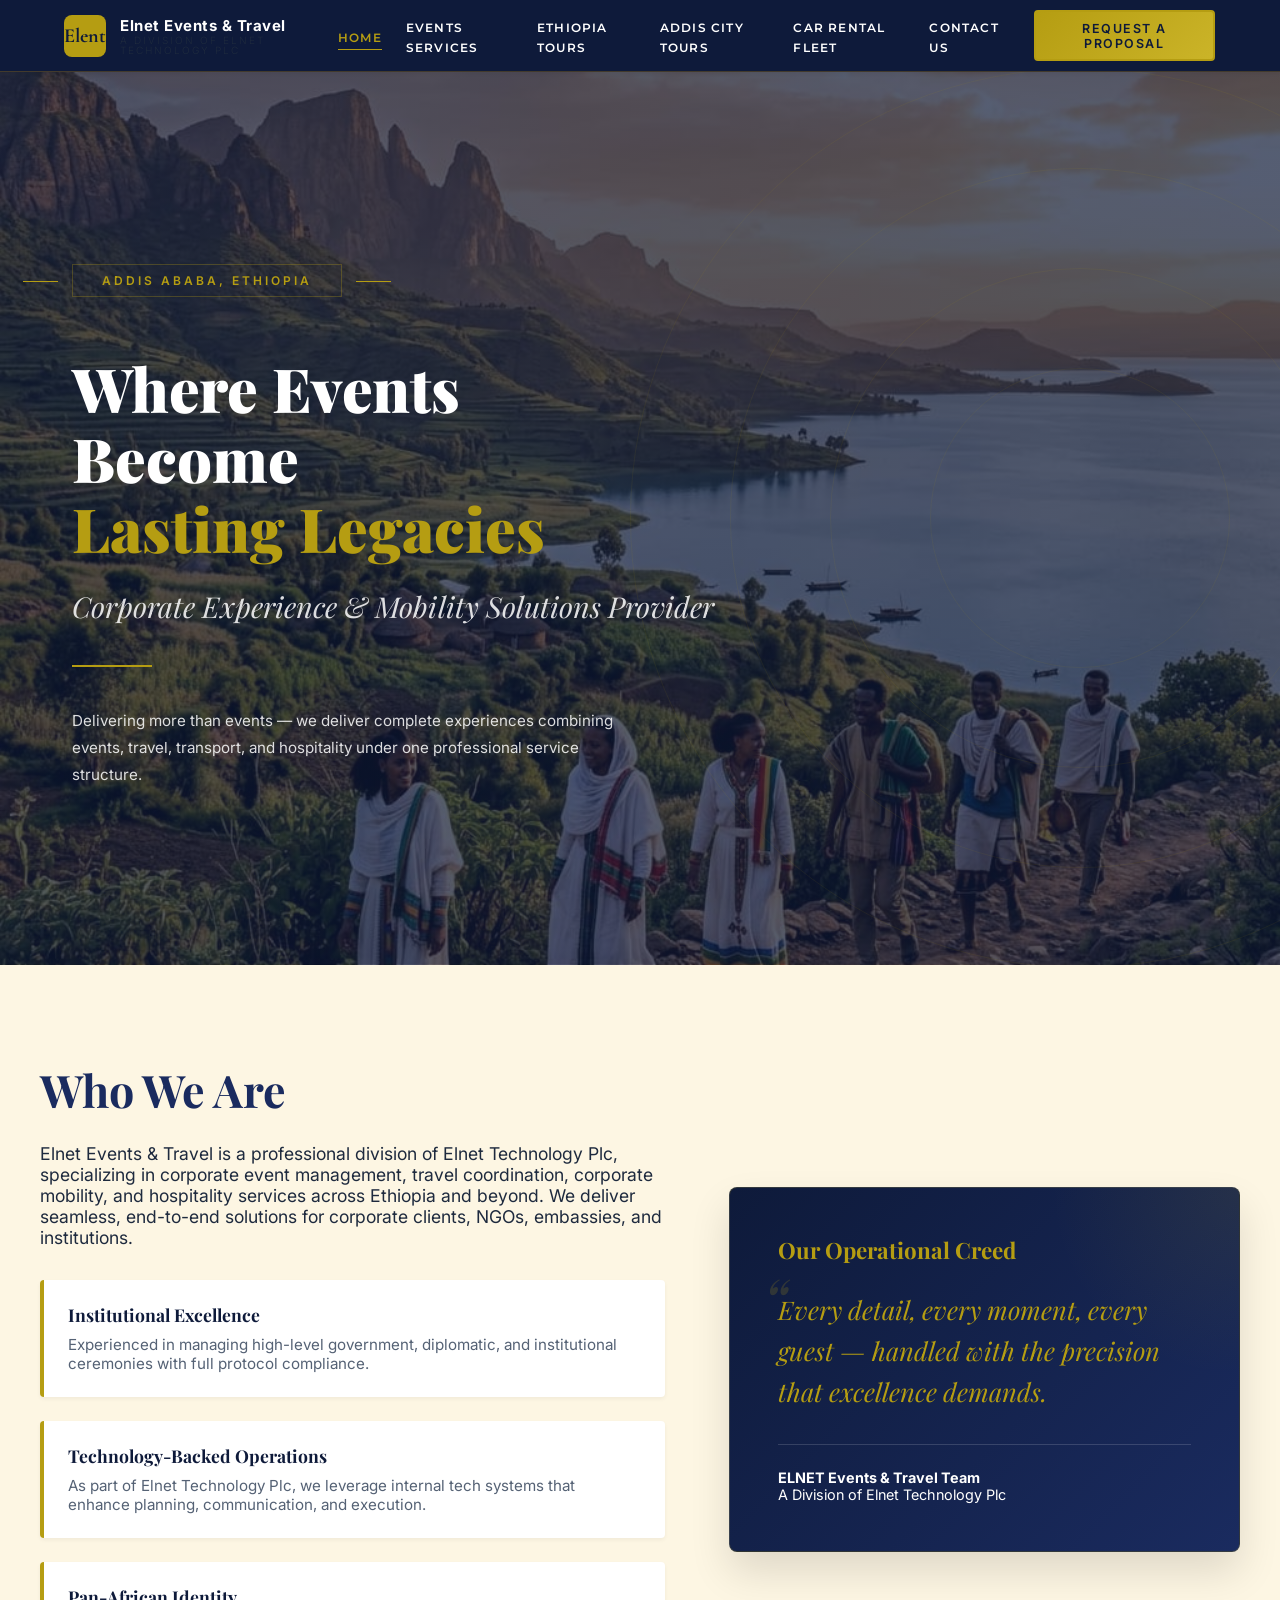
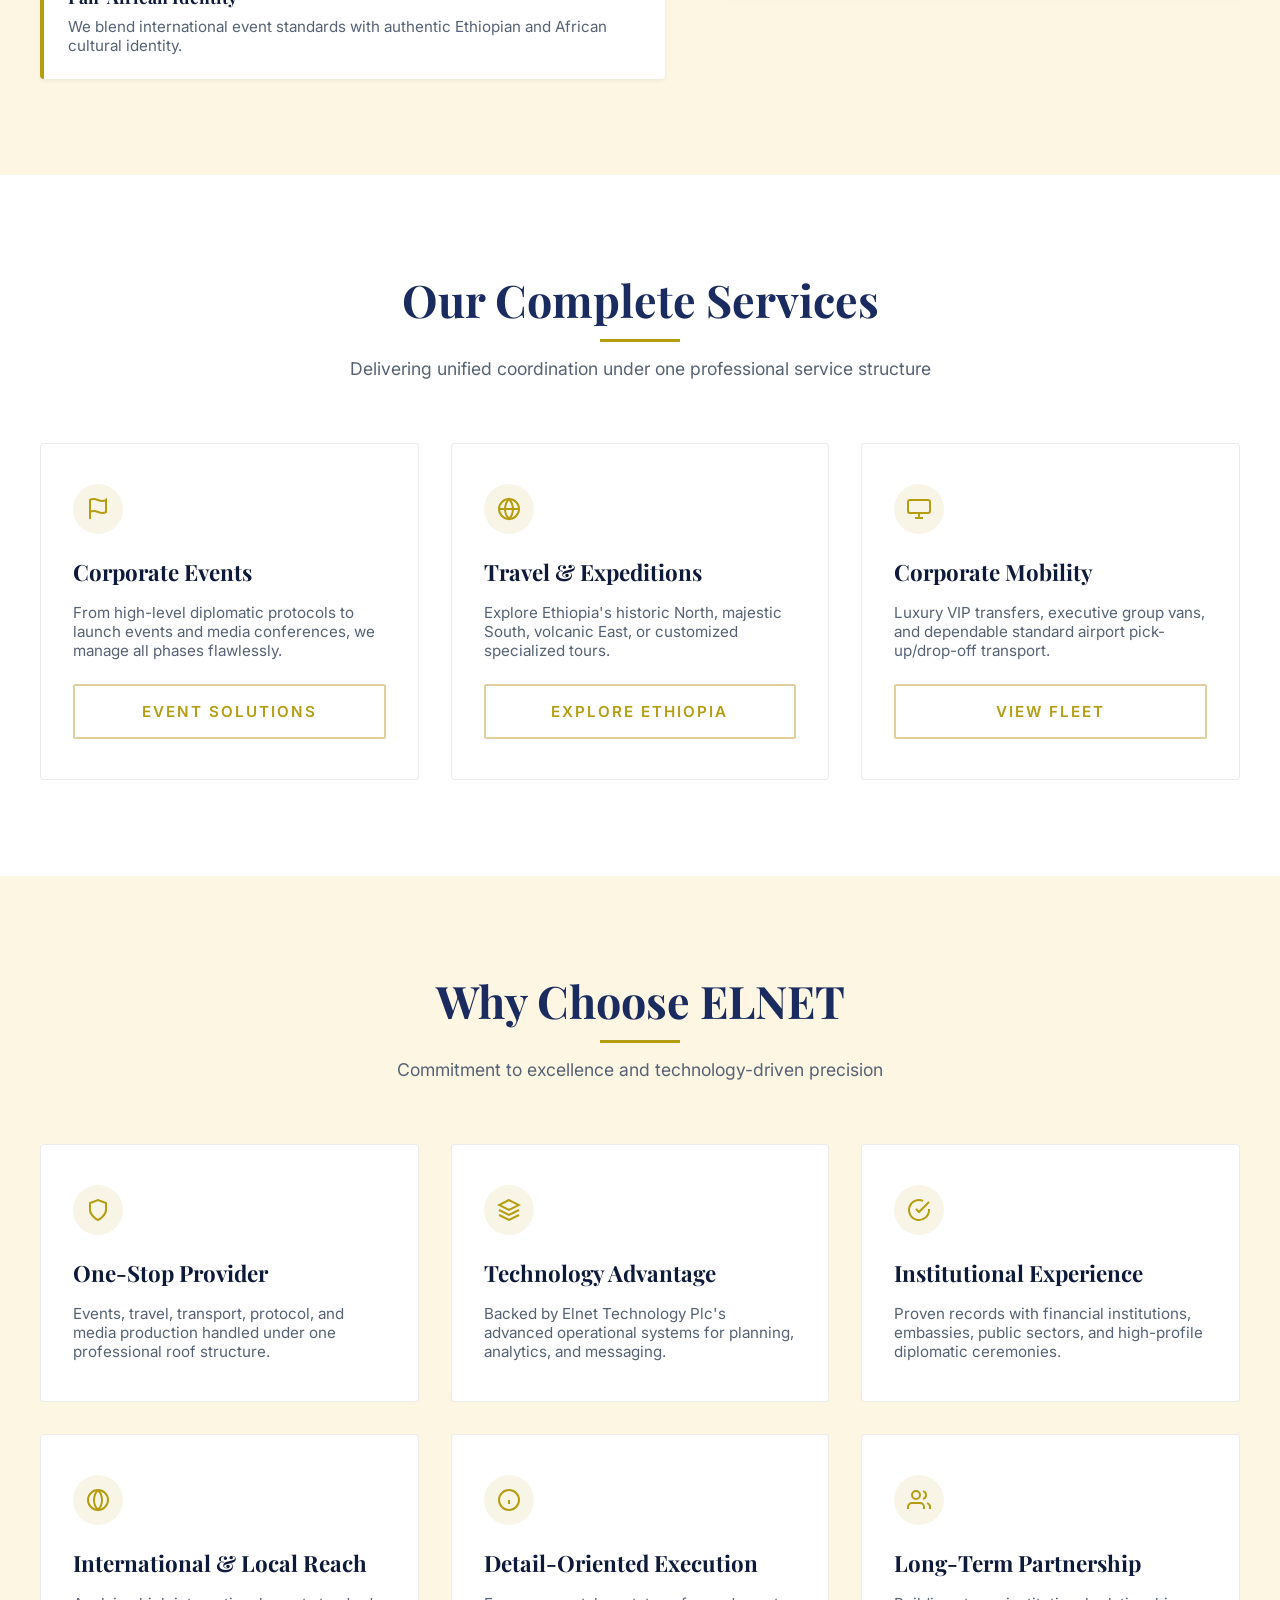
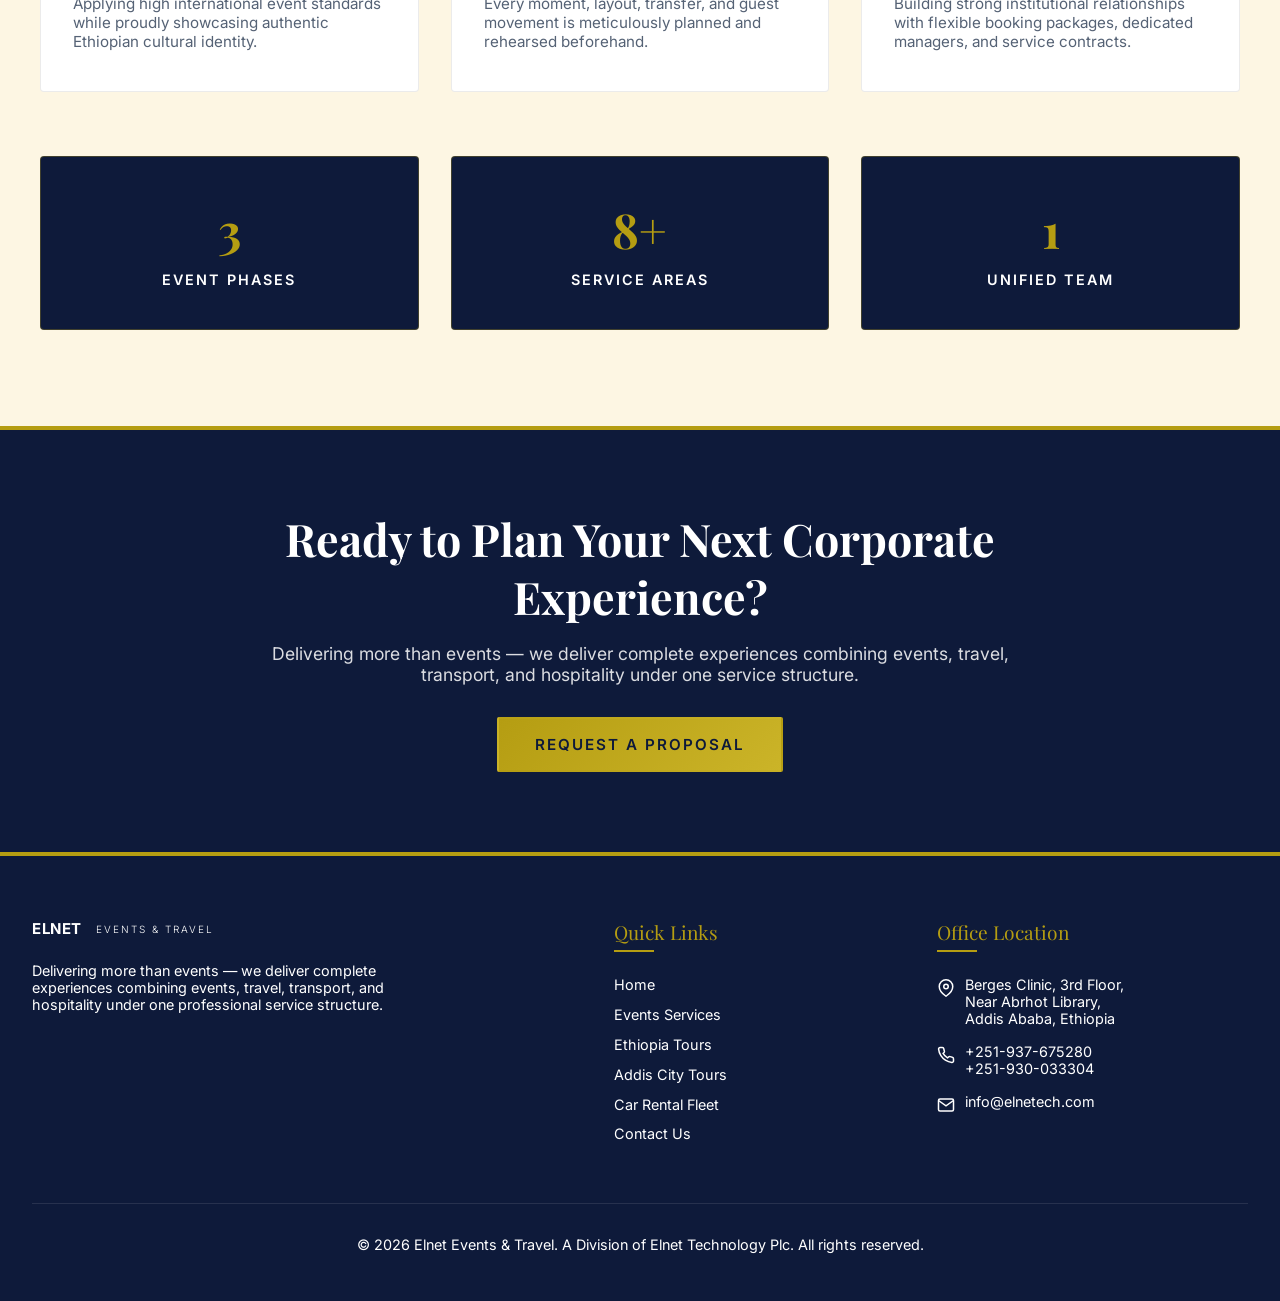
<file: index.html>
<!doctype html>
<html lang="en">
  <head>
    <meta charset="UTF-8" />
    <meta name="viewport" content="width=device-width, initial-scale=1.0" />
    <meta
      name="description"
      content="ELNET Events & Travel delivers complete professional experiences across events, travel, transport, and hospitality under one division of Elnet Technology Plc in Ethiopia."
    />
    <meta name="viewport" content="width=device-width, initial-scale=1.0">
    <title>ELNET Events & Travel | Delivering Complete Experiences</title>
    <link rel="preconnect" href="https://fonts.googleapis.com" />
    <link rel="preconnect" href="https://fonts.gstatic.com" crossorigin />
    <link
      href="https://fonts.googleapis.com/css2?family=Playfair+Display:ital,wght@0,400;0,600;0,700;0,900;1,700&family=Inter:opsz,wght@14..32,300;14..32,400;14..32,500;14..32,600;14..32,700&display=swap"
      rel="stylesheet"
    />
    <link rel="stylesheet" href="css/style.css" />
  </head>
  <body>
    <!-- Navigation Header -->
    <header>
      <nav class="navbar" id="navbar">
        <a href="index.html" class="logo" id="header-logo-link">
          <div class="logo-box">Elent</div>
          <div class="logo-text-group">
            <span class="logo-main">Elnet Events & Travel</span>
            <span class="logo-sub">A Division of Elnet Technology Plc</span>
          </div>
        </a>
        <ul class="nav-menu" id="nav-menu">
          <li><a href="index.html" class="nav-link" id="nav-home">Home</a></li>
          <li>
            <a href="events.html" class="nav-link" id="nav-events"
              >Events Services</a
            >
          </li>
          <li>
            <a href="travel.html" class="nav-link" id="nav-travel"
              >Ethiopia Tours</a
            >
          </li>
          <li>
            <a href="addis-tours.html" class="nav-link" id="nav-addis"
              >Addis City Tours</a
            >
          </li>
          <li>
            <a href="fleet.html" class="nav-link" id="nav-fleet"
              >Car Rental Fleet</a
            >
          </li>
          <li>
            <a href="contact.html" class="nav-link" id="nav-contact"
              >Contact Us</a
            >
          </li>
        </ul>
        <a
          href="contact.html#contact-form"
          class="btn btn-gold"
          id="nav-cta-btn"
          >Request a Proposal</a
        >
        <button
          class="hamburger"
          aria-label="Toggle navigation menu"
          id="hamburger-toggle"
        >
          <span class="bar"></span>
          <span class="bar"></span>
          <span class="bar"></span>
        </button>
      </nav>
    </header>

    <!-- Hero Section -->
    <section class="hero" id="hero-section">
      <!-- Concentric Background Circles -->
      <div class="hero-circles-decor">
        <div class="hero-circle hero-circle-1"></div>
        <div class="hero-circle hero-circle-2"></div>
        <div class="hero-circle hero-circle-3"></div>
        <div class="hero-circle hero-circle-4"></div>
      </div>

      <div class="hero-container">
        <span class="hero-location-badge">Addis Ababa, Ethiopia</span>
        <h1 class="hero-title">
          Where Events<br />
          Become<br />
          <span class="text-gold">Lasting Legacies</span>
        </h1>
        <p class="hero-subtitle">
          Corporate Experience & Mobility Solutions Provider
        </p>

        <div class="hero-divider"></div>

        <p class="hero-description">
          Delivering more than events — we deliver complete experiences
          combining events, travel, transport, and hospitality under one
          professional service structure.
        </p>
      </div>
    </section>

    <!-- About / Who We Are Section -->
    <section class="section-bg-cream" id="about-section">
      <div class="about-grid">
        <div class="about-content">
          <h2>Who We Are</h2>
          <p class="about-text">
            Elnet Events & Travel is a professional division of Elnet Technology
            Plc, specializing in corporate event management, travel
            coordination, corporate mobility, and hospitality services across
            Ethiopia and beyond. We deliver seamless, end-to-end solutions for
            corporate clients, NGOs, embassies, and institutions.
          </p>

          <div class="pillars">
            <div class="pillar-item">
              <h3 class="pillar-title">Institutional Excellence</h3>
              <p class="pillar-desc">
                Experienced in managing high-level government, diplomatic, and
                institutional ceremonies with full protocol compliance.
              </p>
            </div>
            <div class="pillar-item">
              <h3 class="pillar-title">Technology-Backed Operations</h3>
              <p class="pillar-desc">
                As part of Elnet Technology Plc, we leverage internal tech
                systems that enhance planning, communication, and execution.
              </p>
            </div>
            <div class="pillar-item">
              <h3 class="pillar-title">Pan-African Identity</h3>
              <p class="pillar-desc">
                We blend international event standards with authentic Ethiopian
                and African cultural identity.
              </p>
            </div>
          </div>
        </div>

        <div class="about-card-wrapper">
          <div class="about-card">
            <h3 class="about-card-title">Our Operational Creed</h3>
            <p class="about-card-quote">
              Every detail, every moment, every guest — handled with the
              precision that excellence demands.
            </p>
            <div class="about-card-meta">
              <strong>ELNET Events & Travel Team</strong><br />
              A Division of Elnet Technology Plc
            </div>
          </div>
        </div>
      </div>
    </section>

    <!-- Overview Section (Quick link cards to pages) -->
    <section class="section-bg-white" id="solutions-overview">
      <div class="section-header">
        <h2 class="section-title">Our Complete Services</h2>
        <p class="section-subtitle">
          Delivering unified coordination under one professional service
          structure
        </p>
      </div>

      <div class="why-grid">
        <!-- Card 1: Events -->
        <div class="why-card" style="display: flex; flex-direction: column">
          <div class="why-icon">
            <svg
              width="24"
              height="24"
              viewBox="0 0 24 24"
              fill="none"
              stroke="currentColor"
              stroke-width="2"
            >
              <path
                d="M4 15s1-1 4-1 5 2 8 2 4-1 4-1V3s-1 1-4 1-5-2-8-2-4 1-4 1z"
              />
              <line x1="4" y1="22" x2="4" y2="15" />
            </svg>
          </div>
          <h3 class="why-card-title">Corporate Events</h3>
          <p class="why-card-desc" style="margin-bottom: 1.5rem">
            From high-level diplomatic protocols to launch events and media
            conferences, we manage all phases flawlessly.
          </p>
          <a
            href="events.html"
            class="btn btn-outline-gold"
            style="margin-top: auto"
            >Event Solutions</a
          >
        </div>

        <!-- Card 2: Travel & Tours -->
        <div class="why-card" style="display: flex; flex-direction: column">
          <div class="why-icon">
            <svg
              width="24"
              height="24"
              viewBox="0 0 24 24"
              fill="none"
              stroke="currentColor"
              stroke-width="2"
            >
              <circle cx="12" cy="12" r="10" />
              <path
                d="M12 2a15.3 15.3 0 0 1 4 10 15.3 15.3 0 0 1-4 10 15.3 15.3 0 0 1-4-10 15.3 15.3 0 0 1 4-10z"
              />
              <path d="M2 12h20" />
            </svg>
          </div>
          <h3 class="why-card-title">Travel & Expeditions</h3>
          <p class="why-card-desc" style="margin-bottom: 1.5rem">
            Explore Ethiopia's historic North, majestic South, volcanic East, or
            customized specialized tours.
          </p>
          <a
            href="travel.html"
            class="btn btn-outline-gold"
            style="margin-top: auto"
            >Explore Ethiopia</a
          >
        </div>

        <!-- Card 3: Fleet Rental -->
        <div class="why-card" style="display: flex; flex-direction: column">
          <div class="why-icon">
            <svg
              width="24"
              height="24"
              viewBox="0 0 24 24"
              fill="none"
              stroke="currentColor"
              stroke-width="2"
            >
              <rect x="1" y="3" width="22" height="13" rx="2" ry="2" />
              <line x1="8" y1="21" x2="16" y2="21" />
              <line x1="12" y1="16" x2="12" y2="21" />
            </svg>
          </div>
          <h3 class="why-card-title">Corporate Mobility</h3>
          <p class="why-card-desc" style="margin-bottom: 1.5rem">
            Luxury VIP transfers, executive group vans, and dependable standard
            airport pick-up/drop-off transport.
          </p>
          <a
            href="fleet.html"
            class="btn btn-outline-gold"
            style="margin-top: auto"
            >View Fleet</a
          >
        </div>
      </div>
    </section>

    <!-- Why Choose Us Section -->
    <section class="section-bg-cream" id="why-choose-us">
      <div class="section-header">
        <h2 class="section-title">Why Choose ELNET</h2>
        <p class="section-subtitle">
          Commitment to excellence and technology-driven precision
        </p>
      </div>

      <div class="why-grid">
        <!-- 1 -->
        <div class="why-card">
          <div class="why-icon">
            <svg
              width="24"
              height="24"
              viewBox="0 0 24 24"
              fill="none"
              stroke="currentColor"
              stroke-width="2"
            >
              <path d="M12 22s8-4 8-10V5l-8-3-8 3v7c0 6 8 10 8 10z" />
            </svg>
          </div>
          <h3 class="why-card-title">One-Stop Provider</h3>
          <p class="why-card-desc">
            Events, travel, transport, protocol, and media production handled
            under one professional roof structure.
          </p>
        </div>
        <!-- 2 -->
        <div class="why-card">
          <div class="why-icon">
            <svg
              width="24"
              height="24"
              viewBox="0 0 24 24"
              fill="none"
              stroke="currentColor"
              stroke-width="2"
            >
              <polygon points="12 2 2 7 12 12 22 7 12 2" />
              <polyline points="2 17 12 22 22 17" />
              <polyline points="2 12 12 17 22 12" />
            </svg>
          </div>
          <h3 class="why-card-title">Technology Advantage</h3>
          <p class="why-card-desc">
            Backed by Elnet Technology Plc's advanced operational systems for
            planning, analytics, and messaging.
          </p>
        </div>
        <!-- 3 -->
        <div class="why-card">
          <div class="why-icon">
            <svg
              width="24"
              height="24"
              viewBox="0 0 24 24"
              fill="none"
              stroke="currentColor"
              stroke-width="2"
            >
              <path d="M22 11.08V12a10 10 0 1 1-5.93-9.14" />
              <polyline points="22 4 12 14.01 9 11.01" />
            </svg>
          </div>
          <h3 class="why-card-title">Institutional Experience</h3>
          <p class="why-card-desc">
            Proven records with financial institutions, embassies, public
            sectors, and high-profile diplomatic ceremonies.
          </p>
        </div>
        <!-- 4 -->
        <div class="why-card">
          <div class="why-icon">
            <svg
              width="24"
              height="24"
              viewBox="0 0 24 24"
              fill="none"
              stroke="currentColor"
              stroke-width="2"
            >
              <circle cx="12" cy="12" r="10" />
              <path d="M12 2a14.5 14.5 0 0 0 0 20 14.5 14.5 0 0 0 0-20" />
            </svg>
          </div>
          <h3 class="why-card-title">International & Local Reach</h3>
          <p class="why-card-desc">
            Applying high international event standards while proudly showcasing
            authentic Ethiopian cultural identity.
          </p>
        </div>
        <!-- 5 -->
        <div class="why-card">
          <div class="why-icon">
            <svg
              width="24"
              height="24"
              viewBox="0 0 24 24"
              fill="none"
              stroke="currentColor"
              stroke-width="2"
            >
              <circle cx="12" cy="12" r="10" />
              <line x1="12" y1="16" x2="12" y2="12" />
              <line x1="12" y1="8" x2="12.01" y2="8" />
            </svg>
          </div>
          <h3 class="why-card-title">Detail-Oriented Execution</h3>
          <p class="why-card-desc">
            Every moment, layout, transfer, and guest movement is meticulously
            planned and rehearsed beforehand.
          </p>
        </div>
        <!-- 6 -->
        <div class="why-card">
          <div class="why-icon">
            <svg
              width="24"
              height="24"
              viewBox="0 0 24 24"
              fill="none"
              stroke="currentColor"
              stroke-width="2"
            >
              <path d="M17 21v-2a4 4 0 0 0-4-4H5a4 4 0 0 0-4 4v2" />
              <circle cx="9" cy="7" r="4" />
              <path d="M23 21v-2a4 4 0 0 0-3-3.87" />
              <path d="M16 3.13a4 4 0 0 1 0 7.75" />
            </svg>
          </div>
          <h3 class="why-card-title">Long-Term Partnership</h3>
          <p class="why-card-desc">
            Building strong institutional relationships with flexible booking
            packages, dedicated managers, and service contracts.
          </p>
        </div>
      </div>      

      <!-- Company Statistics Row -->
      <div class="why-stats" id="company-statistics">
        <div class="why-stat-item">
          <span class="why-stat-num">3</span>
          <span class="why-stat-label">Event Phases</span>
        </div>
        <div class="why-stat-item">
          <span class="why-stat-num">8+</span>
          <span class="why-stat-label">Service Areas</span>
        </div>
        <div class="why-stat-item">
          <span class="why-stat-num">1</span>
          <span class="why-stat-label">Unified Team</span>
        </div>
      </div>
    </section>

    <!-- CTA Banner Section -->
    <section class="cta-banner" id="home-cta-banner">
      <div class="cta-container">
        <h2>Ready to Plan Your Next Corporate Experience?</h2>
        <p>
          Delivering more than events — we deliver complete experiences
          combining events, travel, transport, and hospitality under one service
          structure.
        </p>
        <a
          href="contact.html#contact-form"
          class="btn btn-gold"
          id="home-banner-cta"
          >Request a Proposal</a
        >
      </div>
    </section>

    <!-- Footer -->
    <footer>
      <div class="footer-container">
        <div class="footer-brand">
          <a href="index.html" class="logo">
            <span class="logo-main">ELNET</span>
            <span class="logo-sub">Events & Travel</span>
          </a>
          <p class="footer-tagline">
            Delivering more than events — we deliver complete experiences
            combining events, travel, transport, and hospitality under one
            professional service structure.
          </p>
        </div>

        <div>
          <h3 class="footer-title">Quick Links</h3>
          <ul class="footer-links">
            <li><a href="index.html">Home</a></li>
            <li><a href="events.html">Events Services</a></li>
            <li><a href="travel.html">Ethiopia Tours</a></li>
            <li><a href="addis-tours.html">Addis City Tours</a></li>
            <li><a href="fleet.html">Car Rental Fleet</a></li>
            <li><a href="contact.html">Contact Us</a></li>
          </ul>
        </div>

        <div>
          <h3 class="footer-title">Office Location</h3>
          <div class="footer-contact-info">
            <p>
              <svg
                width="18"
                height="18"
                viewBox="0 0 24 24"
                fill="none"
                stroke="currentColor"
                stroke-width="2"
              >
                <path d="M21 10c0 7-9 13-9 13s-9-6-9-13a9 9 0 0 1 18 0z" />
                <circle cx="12" cy="10" r="3" />
              </svg>
              Berges Clinic, 3rd Floor,<br />Near Abrhot Library,<br />Addis
              Ababa, Ethiopia
            </p>
            <p>
              <svg
                width="18"
                height="18"
                viewBox="0 0 24 24"
                fill="none"
                stroke="currentColor"
                stroke-width="2"
              >
                <path
                  d="M22 16.92v3a2 2 0 0 1-2.18 2 19.79 19.79 0 0 1-8.63-3.07 19.5 19.5 0 0 1-6-6 19.79 19.79 0 0 1-3.07-8.67A2 2 0 0 1 4.11 2h3a2 2 0 0 1 2 1.72 12.84 12.84 0 0 0 .7 2.81 2 2 0 0 1-.45 2.11L8.09 9.91a16 16 0 0 0 6 6l1.27-1.27a2 2 0 0 1 2.11-.45 12.84 12.84 0 0 0 2.81.7A2 2 0 0 1 22 16.92z"
                />
              </svg>
              +251-937-675280<br />+251-930-033304
            </p>
            <p>
              <svg
                width="18"
                height="18"
                viewBox="0 0 24 24"
                fill="none"
                stroke="currentColor"
                stroke-width="2"
              >
                <path
                  d="M4 4h16c1.1 0 2 .9 2 2v12c0 1.1-.9 2-2 2H4c-1.1 0-2-.9-2-2V6c0-1.1.9-2 2-2z"
                />
                <polyline points="22,6 12,13 2,6" />
              </svg>
              info@elnetech.com
            </p>
          </div>
        </div>
      </div>

      <div class="footer-bottom">
        <p>
          &copy; 2026 Elnet Events & Travel. A Division of Elnet Technology Plc.
          All rights reserved.
        </p>
      </div>
    </footer>


    <!-- Unified Booking Modal -->
    <div
      class="booking-modal"
      id="booking-modal"
      aria-hidden="true"
      role="dialog"
    >
      <div class="modal-content">
        <button
          class="modal-close-btn"
          id="modal-close"
          aria-label="Close booking modal"
        >
          <svg
            width="24"
            height="24"
            viewBox="0 0 24 24"
            fill="none"
            stroke="currentColor"
            stroke-width="2"
            stroke-linecap="round"
            stroke-linejoin="round"
          >
            <line x1="18" y1="6" x2="6" y2="18"></line>
            <line x1="6" y1="6" x2="18" y2="18"></line>
          </svg>
        </button>
        <div class="modal-header">
          <h2 class="modal-title">Book Service</h2>
          <p class="modal-subtitle">
            Provide your contact details to receive a customized proposal.
          </p>
        </div>
        <form class="modal-form" id="modal-booking-form">
          <div class="form-group">
            <label for="modal-name">Full Name *</label>
            <input
              type="text"
              id="modal-name"
              required
              placeholder="Your Name"
            />
          </div>
          <div class="form-group">
            <label for="modal-email">Email Address *</label>
            <input
              type="email"
              id="modal-email"
              required
              placeholder="name@company.com"
            />
          </div>
          <div class="form-group">
            <label for="modal-phone">Phone Number *</label>
            <input
              type="tel"
              id="modal-phone"
              required
              placeholder="+251-XXX-XXXXXX"
            />
          </div>
          <div class="form-group">
            <label for="modal-service-type">Service Required *</label>
            <select id="modal-service-type" required>
              <option value="events">Corporate Event Service</option>
              <option value="tours">Ethiopia Tour Package</option>
              <option value="fleet">Car Rental Fleet</option>
            </select>
          </div>
          <div class="form-group">
            <label for="modal-message-field">Additional Details *</label>
            <textarea
              id="modal-message-field"
              rows="4"
              required
              placeholder="Specify your request..."
            ></textarea>
          </div>
          <button
            type="submit"
            class="btn btn-gold"
            style="width: 100%; border: none"
          >
            Submit Inquiry
          </button>
          <div class="modal-form-message" id="modal-message"></div>
        </form>
      </div>
    </div>

    <script src="js/app.js"></script>
  </body>
</html>
</file>
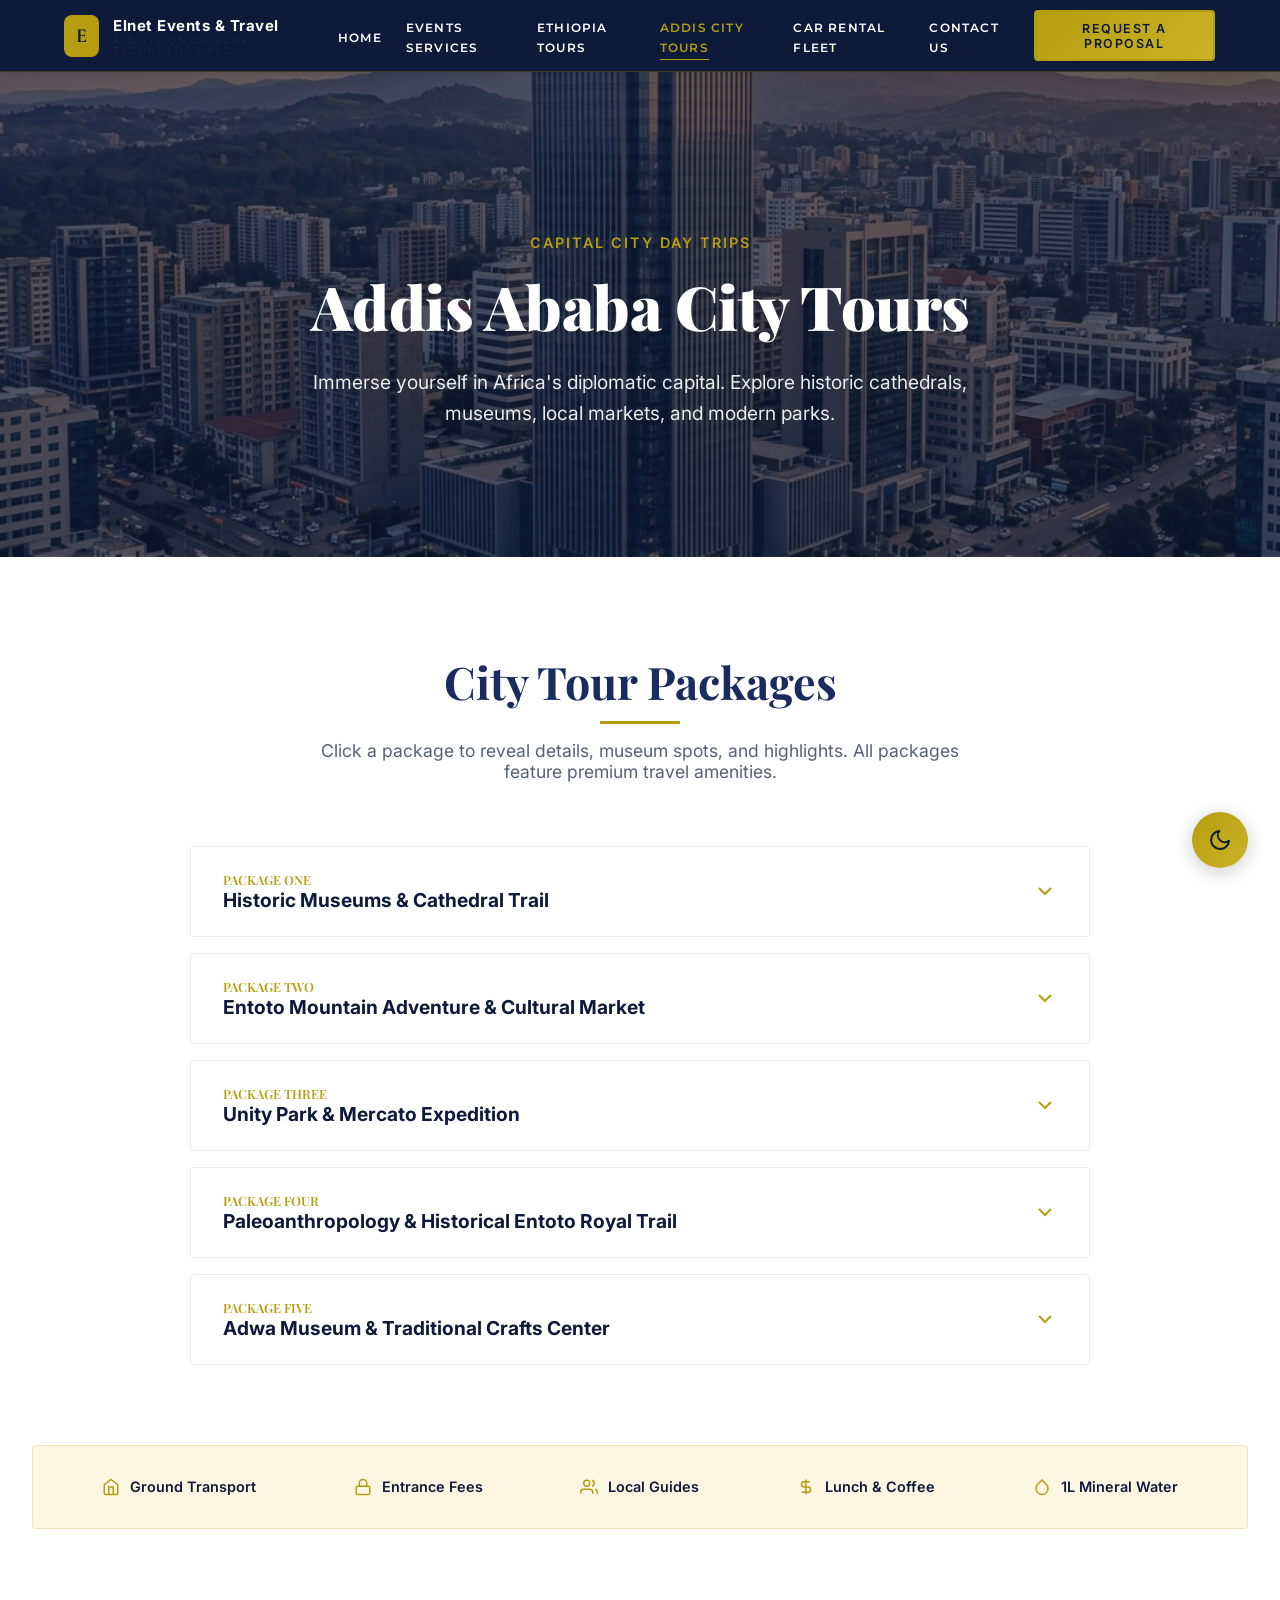
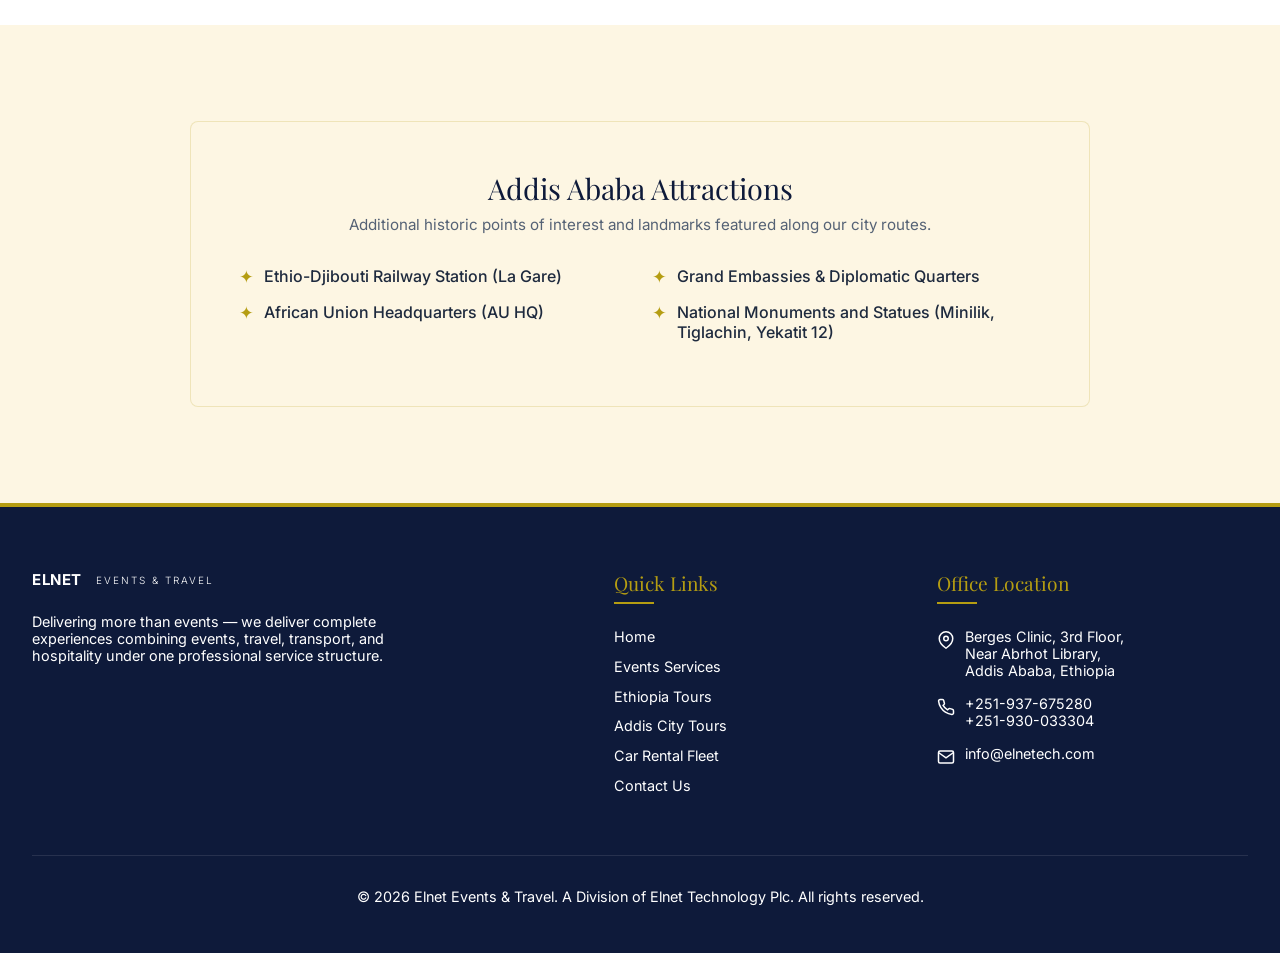
<file: addis-tours.html>
<!DOCTYPE html>
<html lang="en">
<head>
  <meta charset="UTF-8">
  <meta name="viewport" content="width=device-width, initial-scale=1.0">
  <meta name="description" content="Explore ELNET's 5 professional Addis Ababa city tour packages, featuring Unity Park, National Museum, Entoto, and local markets.">
  <title>Addis Ababa City Tours | ELNET Events & Travel</title>
  <link rel="preconnect" href="https://fonts.googleapis.com">
  <link rel="preconnect" href="https://fonts.gstatic.com" crossorigin>
  <link href="https://fonts.googleapis.com/css2?family=Playfair+Display:ital,wght@0,400;0,600;0,700;0,900;1,700&family=Inter:opsz,wght@14..32,300;14..32,400;14..32,500;14..32,600;14..32,700&display=swap" rel="stylesheet">
  <link rel="stylesheet" href="css/style.css">
</head>
<body>

  <!-- Navigation Header -->
  <header>
    <nav class="navbar" id="navbar">
      <a href="index.html" class="logo" id="header-logo-link">
        <div class="logo-box">E</div>
        <div class="logo-text-group">
          <span class="logo-main">Elnet Events & Travel</span>
          <span class="logo-sub">A Division of Elnet Technology Plc</span>
        </div>
      </a>
      <ul class="nav-menu" id="nav-menu">
        <li><a href="index.html" class="nav-link" id="nav-home">Home</a></li>
        <li><a href="events.html" class="nav-link" id="nav-events">Events Services</a></li>
        <li><a href="travel.html" class="nav-link" id="nav-travel">Ethiopia Tours</a></li>
        <li><a href="addis-tours.html" class="nav-link" id="nav-addis">Addis City Tours</a></li>
        <li><a href="fleet.html" class="nav-link" id="nav-fleet">Car Rental Fleet</a></li>
        <li><a href="contact.html" class="nav-link" id="nav-contact">Contact Us</a></li>
      </ul>
      <a href="contact.html#contact-form" class="btn btn-gold" id="nav-cta-btn">Request a Proposal</a>
      <button class="hamburger" aria-label="Toggle navigation menu" id="hamburger-toggle">
        <span class="bar"></span>
        <span class="bar"></span>
        <span class="bar"></span>
      </button>
    </nav>
  </header>

  <!-- Addis Tours Hero -->
  <section class="addis-hero" id="addis-hero-section">
    <div class="hero-container">
      <span class="hero-tag">Capital City Day Trips</span>
      <h1>Addis Ababa City Tours</h1>
      <p class="hero-sub">Immerse yourself in Africa's diplomatic capital. Explore historic cathedrals, museums, local markets, and modern parks.</p>
    </div>
  </section>

  <!-- Accordion List Section -->
  <section class="section-bg-white" id="city-tours-accordion-section">
    <div class="section-header">
      <h2 class="section-title">City Tour Packages</h2>
      <p class="section-subtitle">Click a package to reveal details, museum spots, and highlights. All packages feature premium travel amenities.</p>
    </div>

    <!-- Accordion Wrapper -->
    <div class="packages-accordion" id="addis-packages-accordion">
      
      <!-- Package One -->
      <div class="accordion-item" id="accordion-pkg-1">
        <div class="accordion-header">
          <div class="accordion-title-box">
            <span class="accordion-num">Package One</span>
            <span class="accordion-title">Historic Museums & Cathedral Trail</span>
          </div>
          <span class="accordion-icon">
            <svg width="24" height="24" viewBox="0 0 24 24" fill="none" stroke="currentColor" stroke-width="2"><polyline points="6 9 12 15 18 9"/></svg>
          </span>
        </div>
        <div class="accordion-content">
          <div class="accordion-content-inner">
            <p>A deep historical dive into the spiritual and royal history of Ethiopia's capital, ending with a bustling local market experience.</p>
            <div class="accordion-sights">
              <div class="sight-box">
                <span class="sight-name">Saint George Cathedral</span>
                <p class="sight-desc">Historic octagonal cathedral built in 1896 to commemorate the Battle of Adwa. Houses an excellent ecclesiastical museum.</p>
              </div>
              <div class="sight-box">
                <span class="sight-name">National Palace / Jubilee Palace Museum</span>
                <p class="sight-desc">Former royal palace of Emperor Haile Selassie, housing historic royal furniture, vehicles, and diplomatic gifts.</p>
              </div>
              <div class="sight-box">
                <span class="sight-name">Holy Trinity Cathedral</span>
                <p class="sight-desc">The highest ranking Orthodox cathedral in Addis, final resting place of Haile Selassie and patriots of WWII.</p>
              </div>
              <div class="sight-box">
                <span class="sight-name">Shola Market</span>
                <p class="sight-desc">A lively local market known for traditional spices, grains, and typical Addis household items.</p>
              </div>
            </div>
            <div style="margin-top: 2rem; text-align: right;">
              <a href="contact.html#contact-form" class="btn btn-gold btn-outline-gold" style="font-size: 0.85rem; padding: 0.6rem 1.2rem;">Book Package One</a>
            </div>
          </div>
        </div>
      </div>

      <!-- Package Two -->
      <div class="accordion-item" id="accordion-pkg-2">
        <div class="accordion-header">
          <div class="accordion-title-box">
            <span class="accordion-num">Package Two</span>
            <span class="accordion-title">Entoto Mountain Adventure & Cultural Market</span>
          </div>
          <span class="accordion-icon">
            <svg width="24" height="24" viewBox="0 0 24 24" fill="none" stroke="currentColor" stroke-width="2"><polyline points="6 9 12 15 18 9"/></svg>
          </span>
        </div>
        <div class="accordion-content">
          <div class="accordion-content-inner">
            <p>Combine high-altitude views and pine forest recreation with shopping for traditional woven fabrics.</p>
            <div class="accordion-sights">
              <div class="sight-box">
                <span class="sight-name">Entoto Park</span>
                <p class="sight-desc">Perched at 3,200m, offering scenic views, walking tracks, and optional adventure activities (archery, paintball, zip line, go-kart, horse riding at client's own cost).</p>
              </div>
              <div class="sight-box">
                <span class="sight-name">Shiro Meda Market</span>
                <p class="sight-desc">The ultimate market destination in Addis Ababa for buying beautiful, hand-woven traditional Ethiopian cotton clothing (Habesha Kemis).</p>
              </div>
            </div>
            <div style="margin-top: 2rem; text-align: right;">
              <a href="contact.html#contact-form" class="btn btn-gold btn-outline-gold" style="font-size: 0.85rem; padding: 0.6rem 1.2rem;">Book Package Two</a>
            </div>
          </div>
        </div>
      </div>

      <!-- Package Three -->
      <div class="accordion-item" id="accordion-pkg-3">
        <div class="accordion-item-inner">
          <div class="accordion-header">
            <div class="accordion-title-box">
              <span class="accordion-num">Package Three</span>
              <span class="accordion-title">Unity Park & Mercato Expedition</span>
            </div>
            <span class="accordion-icon">
              <svg width="24" height="24" viewBox="0 0 24 24" fill="none" stroke="currentColor" stroke-width="2"><polyline points="6 9 12 15 18 9"/></svg>
            </span>
          </div>
          <div class="accordion-content">
            <div class="accordion-content-inner">
              <p>Experience the modern renewal of Ethiopia's seat of power and the largest open-air market in Africa.</p>
              <div class="accordion-sights">
                <div class="sight-box">
                  <span class="sight-name">Unity Park</span>
                  <p class="sight-desc">Located inside the Grand Palace. Features historic banquet halls, regional cultural pavilions, zoo, and beautiful botanical setups.</p>
                </div>
                <div class="sight-box">
                  <span class="sight-name">Addis Mercato</span>
                  <p class="sight-desc">Africa's largest open-air market, a bustling labyrinth offering everything from coffee and spices to metalworks and local clothing.</p>
                </div>
              </div>
              <div style="margin-top: 2rem; text-align: right;">
                <a href="contact.html#contact-form" class="btn btn-gold btn-outline-gold" style="font-size: 0.85rem; padding: 0.6rem 1.2rem;">Book Package Three</a>
              </div>
            </div>
          </div>
        </div>
      </div>

      <!-- Package Four -->
      <div class="accordion-item" id="accordion-pkg-4">
        <div class="accordion-header">
          <div class="accordion-title-box">
            <span class="accordion-num">Package Four</span>
            <span class="accordion-title">Paleoanthropology & Historical Entoto Royal Trail</span>
          </div>
          <span class="accordion-icon">
            <svg width="24" height="24" viewBox="0 0 24 24" fill="none" stroke="currentColor" stroke-width="2"><polyline points="6 9 12 15 18 9"/></svg>
          </span>
        </div>
        <div class="accordion-content">
          <div class="accordion-content-inner">
            <p>Visit the origins of humanity and trace the original royal settlement of Emperor Menelik II on the hills of Entoto.</p>
            <div class="accordion-sights">
              <div class="sight-box">
                <span class="sight-name">National Museum of Ethiopia</span>
                <p class="sight-desc">Home of the famous fossilized hominid skeleton 'Lucy' (Dinknesh), alongside pre-Aksumite archaeological displays.</p>
              </div>
              <div class="sight-box">
                <span class="sight-name">Ethnographic Museum</span>
                <p class="sight-desc">Housed inside Haile Selassie's former palace at Addis Ababa University, featuring rich tribal art and musical instruments.</p>
              </div>
              <div class="sight-box">
                <span class="sight-name">Entoto Saint Mary Church & Menelik Palace</span>
                <p class="sight-desc">The site where Menelik II was crowned, alongside the ruins of his original stone palace and Saint Raguel Church.</p>
              </div>
            </div>
            <div style="margin-top: 2rem; text-align: right;">
              <a href="contact.html#contact-form" class="btn btn-gold btn-outline-gold" style="font-size: 0.85rem; padding: 0.6rem 1.2rem;">Book Package Four</a>
            </div>
          </div>
        </div>
      </div>

      <!-- Package Five -->
      <div class="accordion-item" id="accordion-pkg-5">
        <div class="accordion-header">
          <div class="accordion-title-box">
            <span class="accordion-num">Package Five</span>
            <span class="accordion-title">Adwa Museum & Traditional Crafts Center</span>
          </div>
          <span class="accordion-icon">
            <svg width="24" height="24" viewBox="0 0 24 24" fill="none" stroke="currentColor" stroke-width="2"><polyline points="6 9 12 15 18 9"/></svg>
          </span>
        </div>
        <div class="accordion-content">
          <div class="accordion-content-inner">
            <p>Celebrate African victory and learn about ancient Ethiopian pottery and handicraft traditions.</p>
            <div class="accordion-sights">
              <div class="sight-box">
                <span class="sight-name">Saint George Cathedral</span>
                <p class="sight-desc">Iconic octagonal cathedral and museum highlighting historical tapestries and crowns.</p>
              </div>
              <div class="sight-box">
                <span class="sight-name">Adwa 00 Museum</span>
                <p class="sight-desc">A magnificent modern facility dedicated to the Battle of Adwa, symbolizing African victory over colonial powers.</p>
              </div>
              <div class="sight-box">
                <span class="sight-name">Ensira Pottery Center</span>
                <p class="sight-desc">Discover the ancient clay pottery-making techniques preserved and practiced by local Ethiopian women artisans.</p>
              </div>
              <div class="sight-box">
                <span class="sight-name">Shola Market</span>
                <p class="sight-desc">Explore the extensive spice lanes and authentic craft sections in this bustling open market.</p>
              </div>
            </div>
            <div style="margin-top: 2rem; text-align: right;">
              <a href="contact.html#contact-form" class="btn btn-gold btn-outline-gold" style="font-size: 0.85rem; padding: 0.6rem 1.2rem;">Book Package Five</a>
            </div>
          </div>
        </div>
      </div>

    </div>

    <!-- Unified Inclusions Bar -->
    <div class="tours-inclusions-banner" id="addis-inclusions-bar">
      <div class="inc-item">
        <svg width="18" height="18" viewBox="0 0 24 24" fill="none" stroke="currentColor" stroke-width="2"><path d="M3 9l9-7 9 7v11a2 2 0 0 1-2 2H5a2 2 0 0 1-2-2z"/><polyline points="9 22 9 12 15 12 15 22"/></svg>
        <span>Ground Transport</span>
      </div>
      <div class="inc-item">
        <svg width="18" height="18" viewBox="0 0 24 24" fill="none" stroke="currentColor" stroke-width="2"><rect x="3" y="11" width="18" height="11" rx="2" ry="2"/><path d="M7 11V7a5 5 0 0 1 10 0v4"/></svg>
        <span>Entrance Fees</span>
      </div>
      <div class="inc-item">
        <svg width="18" height="18" viewBox="0 0 24 24" fill="none" stroke="currentColor" stroke-width="2"><path d="M17 21v-2a4 4 0 0 0-4-4H5a4 4 0 0 0-4 4v2"/><circle cx="9" cy="7" r="4"/><path d="M23 21v-2a4 4 0 0 0-3-3.87"/><path d="M16 3.13a4 4 0 0 1 0 7.75"/></svg>
        <span>Local Guides</span>
      </div>
      <div class="inc-item">
        <svg width="18" height="18" viewBox="0 0 24 24" fill="none" stroke="currentColor" stroke-width="2"><path d="M12 2v20M17 5H9.5a3.5 3.5 0 0 0 0 7h5a3.5 3.5 0 0 1 0 7H6"/></svg>
        <span>Lunch & Coffee</span>
      </div>
      <div class="inc-item">
        <svg width="18" height="18" viewBox="0 0 24 24" fill="none" stroke="currentColor" stroke-width="2"><path d="M12 2.69l5.66 5.66a8 8 0 1 1-11.31 0z"/></svg>
        <span>1L Mineral Water</span>
      </div>
    </div>
  </section>

  <!-- Bonus Sights Section -->
  <section class="section-bg-cream" id="bonus-sights-section-container">
    <div class="bonus-sights-section" id="bonus-sights">
      <h3 style="font-family: var(--font-heading); font-size: 1.8rem; color: var(--color-nav-bg); margin-bottom: 0.5rem; text-align: center;">Addis Ababa Attractions</h3>
      <p style="color: var(--color-text-muted); font-size: 0.95rem; text-align: center; margin-bottom: 2rem;">Additional historic points of interest and landmarks featured along our city routes.</p>
      
      <div class="bonus-grid">
        <ul class="bonus-list">
          <li>Ethio-Djibouti Railway Station (La Gare)</li>
          <li>African Union Headquarters (AU HQ)</li>
        </ul>
        <ul class="bonus-list">
          <li>Grand Embassies & Diplomatic Quarters</li>
          <li>National Monuments and Statues (Minilik, Tiglachin, Yekatit 12)</li>
        </ul>
      </div>
    </div>
  </section>

  <!-- Footer -->
  <footer>
    <div class="footer-container">
      <div class="footer-brand">
        <a href="index.html" class="logo">
          <span class="logo-main">ELNET</span>
          <span class="logo-sub">Events & Travel</span>
        </a>
        <p class="footer-tagline">
          Delivering more than events — we deliver complete experiences combining events, travel, transport, and hospitality under one professional service structure.
        </p>
      </div>
      
      <div>
        <h3 class="footer-title">Quick Links</h3>
        <ul class="footer-links">
          <li><a href="index.html">Home</a></li>
          <li><a href="events.html">Events Services</a></li>
          <li><a href="travel.html">Ethiopia Tours</a></li>
          <li><a href="addis-tours.html">Addis City Tours</a></li>
          <li><a href="fleet.html">Car Rental Fleet</a></li>
          <li><a href="contact.html">Contact Us</a></li>
        </ul>
      </div>

      <div>
        <h3 class="footer-title">Office Location</h3>
        <div class="footer-contact-info">
          <p>
            <svg width="18" height="18" viewBox="0 0 24 24" fill="none" stroke="currentColor" stroke-width="2"><path d="M21 10c0 7-9 13-9 13s-9-6-9-13a9 9 0 0 1 18 0z"/><circle cx="12" cy="10" r="3"/></svg>
            Berges Clinic, 3rd Floor,<br>Near Abrhot Library,<br>Addis Ababa, Ethiopia
          </p>
          <p>
            <svg width="18" height="18" viewBox="0 0 24 24" fill="none" stroke="currentColor" stroke-width="2"><path d="M22 16.92v3a2 2 0 0 1-2.18 2 19.79 19.79 0 0 1-8.63-3.07 19.5 19.5 0 0 1-6-6 19.79 19.79 0 0 1-3.07-8.67A2 2 0 0 1 4.11 2h3a2 2 0 0 1 2 1.72 12.84 12.84 0 0 0 .7 2.81 2 2 0 0 1-.45 2.11L8.09 9.91a16 16 0 0 0 6 6l1.27-1.27a2 2 0 0 1 2.11-.45 12.84 12.84 0 0 0 2.81.7A2 2 0 0 1 22 16.92z"/></svg>
            +251-937-675280<br>+251-930-033304
          </p>
          <p>
            <svg width="18" height="18" viewBox="0 0 24 24" fill="none" stroke="currentColor" stroke-width="2"><path d="M4 4h16c1.1 0 2 .9 2 2v12c0 1.1-.9 2-2 2H4c-1.1 0-2-.9-2-2V6c0-1.1.9-2 2-2z"/><polyline points="22,6 12,13 2,6"/></svg>
            info@elnetech.com
          </p>
        </div>
      </div>
    </div>
    
    <div class="footer-bottom">
      <p>&copy; 2026 Elnet Events & Travel. A Division of Elnet Technology Plc. All rights reserved.</p>
    </div>
  </footer>

  <!-- Floating Light/Dark Mode Theme Toggle -->
  <button class="theme-toggle-btn" aria-label="Toggle dark/light theme" id="theme-toggle">
    <svg class="sun-icon" viewBox="0 0 24 24" stroke-width="2" stroke-linecap="round" stroke-linejoin="round"><circle cx="12" cy="12" r="5"></circle><line x1="12" y1="1" x2="12" y2="3"></line><line x1="12" y1="21" x2="12" y2="23"></line><line x1="4.22" y1="4.22" x2="5.64" y2="5.64"></line><line x1="18.36" y1="18.36" x2="19.78" y2="19.78"></line><line x1="1" y1="12" x2="3" y2="12"></line><line x1="21" y1="12" x2="23" y2="12"></line><line x1="4.22" y1="19.78" x2="5.64" y2="18.36"></line><line x1="18.36" y1="5.64" x2="19.78" y2="4.22"></line></svg>
    <svg class="moon-icon" viewBox="0 0 24 24" stroke-width="2" stroke-linecap="round" stroke-linejoin="round"><path d="M21 12.79A9 9 0 1 1 11.21 3 7 7 0 0 0 21 12.79z"></path></svg>
  </button>

  <!-- Unified Booking Modal -->
  <div class="booking-modal" id="booking-modal" aria-hidden="true" role="dialog">
    <div class="modal-content">
      <button class="modal-close-btn" id="modal-close" aria-label="Close booking modal">
        <svg width="24" height="24" viewBox="0 0 24 24" fill="none" stroke="currentColor" stroke-width="2" stroke-linecap="round" stroke-linejoin="round"><line x1="18" y1="6" x2="6" y2="18"></line><line x1="6" y1="6" x2="18" y2="18"></line></svg>
      </button>
      <div class="modal-header">
        <h2 class="modal-title">Book Service</h2>
        <p class="modal-subtitle">Provide your contact details to receive a customized proposal.</p>
      </div>
      <form class="modal-form" id="modal-booking-form">
        <div class="form-group">
          <label for="modal-name">Full Name *</label>
          <input type="text" id="modal-name" required placeholder="Your Name">
        </div>
        <div class="form-group">
          <label for="modal-email">Email Address *</label>
          <input type="email" id="modal-email" required placeholder="name@company.com">
        </div>
        <div class="form-group">
          <label for="modal-phone">Phone Number *</label>
          <input type="tel" id="modal-phone" required placeholder="+251-XXX-XXXXXX">
        </div>
        <div class="form-group">
          <label for="modal-service-type">Service Required *</label>
          <select id="modal-service-type" required>
            <option value="tours" selected>Ethiopia Tour Package</option>
            <option value="fleet">Car Rental Fleet</option>
            <option value="events">Corporate Event Service</option>
          </select>
        </div>
        <div class="form-group">
          <label for="modal-message-field">Additional Details *</label>
          <textarea id="modal-message-field" rows="4" required placeholder="Specify your request..."></textarea>
        </div>
        <button type="submit" class="btn btn-gold" style="width: 100%; border: none;">Submit Inquiry</button>
        <div class="modal-form-message" id="modal-message"></div>
      </form>
    </div>
  </div>

  <script src="js/app.js"></script>
</body>
</html>
</file>
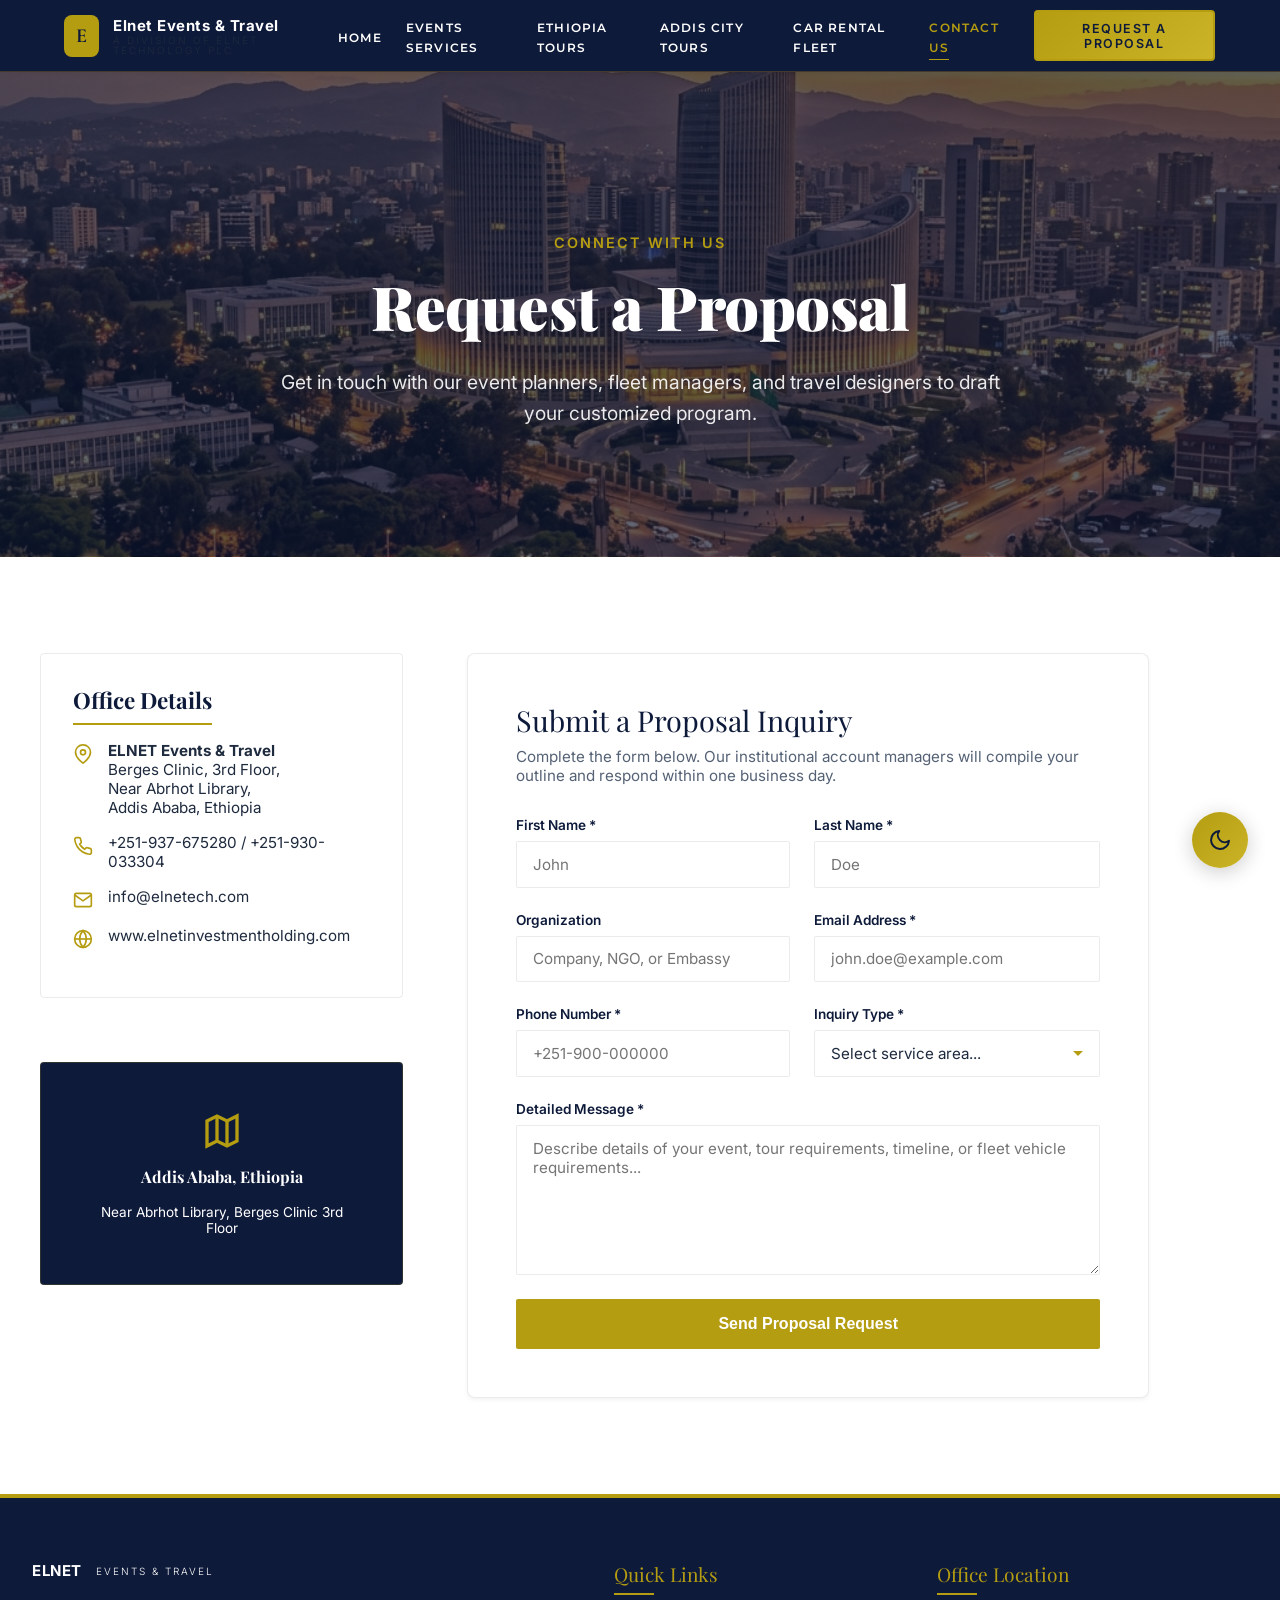
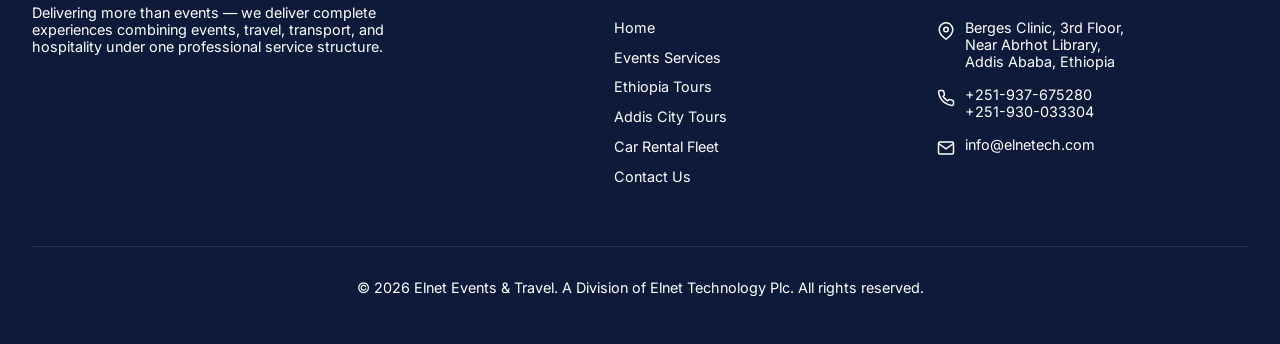
<file: contact.html>
<!DOCTYPE html>
<html lang="en">
<head>
  <meta charset="UTF-8">
  <meta name="viewport" content="width=device-width, initial-scale=1.0">
  <meta name="description" content="Get in touch with ELNET Events & Travel. Request a proposal for corporate event management, custom travel tours, or car rental services in Ethiopia.">
  <title>Contact Us & Request Proposal | ELNET Events & Travel</title>
  <link rel="preconnect" href="https://fonts.googleapis.com">
  <link rel="preconnect" href="https://fonts.gstatic.com" crossorigin>
  <link href="https://fonts.googleapis.com/css2?family=Playfair+Display:ital,wght@0,400;0,600;0,700;0,900;1,700&family=Inter:opsz,wght@14..32,300;14..32,400;14..32,500;14..32,600;14..32,700&display=swap" rel="stylesheet">
  <link rel="stylesheet" href="css/style.css">
</head>
<body>

  <!-- Navigation Header -->
  <header>
    <nav class="navbar" id="navbar">
      <a href="index.html" class="logo" id="header-logo-link">
        <div class="logo-box">E</div>
        <div class="logo-text-group">
          <span class="logo-main">Elnet Events & Travel</span>
          <span class="logo-sub">A Division of Elnet Technology Plc</span>
        </div>
      </a>
      <ul class="nav-menu" id="nav-menu">
        <li><a href="index.html" class="nav-link" id="nav-home">Home</a></li>
        <li><a href="events.html" class="nav-link" id="nav-events">Events Services</a></li>
        <li><a href="travel.html" class="nav-link" id="nav-travel">Ethiopia Tours</a></li>
        <li><a href="addis-tours.html" class="nav-link" id="nav-addis">Addis City Tours</a></li>
        <li><a href="fleet.html" class="nav-link" id="nav-fleet">Car Rental Fleet</a></li>
        <li><a href="contact.html" class="nav-link" id="nav-contact">Contact Us</a></li>
      </ul>
      <a href="contact.html#contact-form" class="btn btn-gold" id="nav-cta-btn">Request a Proposal</a>
      <button class="hamburger" aria-label="Toggle navigation menu" id="hamburger-toggle">
        <span class="bar"></span>
        <span class="bar"></span>
        <span class="bar"></span>
      </button>
    </nav>
  </header>

  <!-- Contact Hero -->
  <section class="contact-hero" id="contact-hero-section">
    <div class="hero-container">
      <span class="hero-tag">Connect With Us</span>
      <h1>Request a Proposal</h1>
      <p class="hero-sub">Get in touch with our event planners, fleet managers, and travel designers to draft your customized program.</p>
    </div>
  </section>

  <!-- Contact Form & Info Layout -->
  <section class="section-bg-white" id="contact-section">
    <div class="contact-layout">
      
      <!-- Left Info Panel -->
      <div class="contact-info-panel" id="office-details-panel">
        <div class="contact-detail-card">
          <h3>Office Details</h3>
          
          <a href="https://maps.google.com/?q=Berges+Clinic+Addis+Ababa" target="_blank" class="contact-item-link">
            <svg width="20" height="20" viewBox="0 0 24 24" fill="none" stroke="currentColor" stroke-width="2"><path d="M21 10c0 7-9 13-9 13s-9-6-9-13a9 9 0 0 1 18 0z"/><circle cx="12" cy="10" r="3"/></svg>
            <span>
              <strong>ELNET Events & Travel</strong><br>
              Berges Clinic, 3rd Floor,<br>
              Near Abrhot Library,<br>
              Addis Ababa, Ethiopia
            </span>
          </a>

          <a href="tel:+251937675280" class="contact-item-link">
            <svg width="20" height="20" viewBox="0 0 24 24" fill="none" stroke="currentColor" stroke-width="2"><path d="M22 16.92v3a2 2 0 0 1-2.18 2 19.79 19.79 0 0 1-8.63-3.07 19.5 19.5 0 0 1-6-6 19.79 19.79 0 0 1-3.07-8.67A2 2 0 0 1 4.11 2h3a2 2 0 0 1 2 1.72 12.84 12.84 0 0 0 .7 2.81 2 2 0 0 1-.45 2.11L8.09 9.91a16 16 0 0 0 6 6l1.27-1.27a2 2 0 0 1 2.11-.45 12.84 12.84 0 0 0 2.81.7A2 2 0 0 1 22 16.92z"/></svg>
            <span>+251-937-675280 / +251-930-033304</span>
          </a>

          <a href="mailto:info@elnetech.com" class="contact-item-link">
            <svg width="20" height="20" viewBox="0 0 24 24" fill="none" stroke="currentColor" stroke-width="2"><path d="M4 4h16c1.1 0 2 .9 2 2v12c0 1.1-.9 2-2 2H4c-1.1 0-2-.9-2-2V6c0-1.1.9-2 2-2z"/><polyline points="22,6 12,13 2,6"/></svg>
            <span>info@elnetech.com</span>
          </a>

          <a href="http://www.elnetinvestmentholding.com" target="_blank" class="contact-item-link">
            <svg width="20" height="20" viewBox="0 0 24 24" fill="none" stroke="currentColor" stroke-width="2"><circle cx="12" cy="12" r="10"/><line x1="2" y1="12" x2="22" y2="12"/><path d="M12 2a15.3 15.3 0 0 1 4 10 15.3 15.3 0 0 1-4 10 15.3 15.3 0 0 1-4-10 15.3 15.3 0 0 1 4-10z"/></svg>
            <span>www.elnetinvestmentholding.com</span>
          </a>
        </div>

        <!-- Office Map Graphic Placement -->
        <div class="map-visual-box" id="office-map-graphic">
          <svg width="40" height="40" viewBox="0 0 24 24" fill="none" stroke="currentColor" stroke-width="2"><polygon points="3 6 9 3 15 6 21 3 21 18 15 21 9 18 3 21"/><line x1="9" y1="3" x2="9" y2="18"/><line x1="15" y1="6" x2="15" y2="21"/></svg>
          <h4 style="font-family: var(--font-body); font-weight:700; color:var(--color-white); margin-bottom: 0;">Addis Ababa, Ethiopia</h4>
          <p style="font-size:0.85rem; color:var(--color-white-trans); margin-bottom:0;">Near Abrhot Library, Berges Clinic 3rd Floor</p>
        </div>
      </div>

      <!-- Right Form Panel -->
      <div class="contact-form-panel" id="contact-form">
        <h3>Submit a Proposal Inquiry</h3>
        <p>Complete the form below. Our institutional account managers will compile your outline and respond within one business day.</p>
        
        <form id="proposal-form">
          <div class="form-grid">
            <div class="form-group">
              <label for="first-name" class="form-label">First Name *</label>
              <input type="text" id="first-name" class="form-input" required placeholder="John">
            </div>
            <div class="form-group">
              <label for="last-name" class="form-label">Last Name *</label>
              <input type="text" id="last-name" class="form-input" required placeholder="Doe">
            </div>
            <div class="form-group">
              <label for="organization" class="form-label">Organization</label>
              <input type="text" id="organization" class="form-input" placeholder="Company, NGO, or Embassy">
            </div>
            <div class="form-group">
              <label for="email" class="form-label">Email Address *</label>
              <input type="email" id="email" class="form-input" required placeholder="john.doe@example.com">
            </div>
            <div class="form-group">
              <label for="phone" class="form-label">Phone Number *</label>
              <input type="tel" id="phone" class="form-input" required placeholder="+251-900-000000">
            </div>
            <div class="form-group">
              <label for="event-type" class="form-label">Inquiry Type *</label>
              <select id="event-type" class="form-input" required style="-webkit-appearance: none; -moz-appearance: none; appearance: none; background: url('data:image/svg+xml;utf8,<svg xmlns=%22http://www.w3.org/2000/svg%22 width=%2212%22 height=%226%22 viewBox=%220 0 12 6%22><path fill=%22%23B59D12%22 d=%22M0 0h12L6 6z%22/></svg>') no-repeat right 1rem center; background-size: 10px 5px; padding-right: 2.5rem;">
                <option value="" disabled selected>Select service area...</option>
                <option value="official-event">Official Event Management</option>
                <option value="press-conference">Press Conference Management</option>
                <option value="retreat">Retreat & Offsite Programs</option>
                <option value="protocol">Protocol & VIP Management</option>
                <option value="guest-support">International Guest Support</option>
                <option value="mobility-logistics">Corporate Mobility & Logistics</option>
                <option value="media-production">Media Production</option>
                <option value="security">Security Coordination</option>
                <option value="travel-tour">Ethiopia Travel Tours</option>
                <option value="car-rental">Fleet Car Rental</option>
                <option value="general">General Corporate Inquiry</option>
              </select>
            </div>
            <div class="form-group form-group-full">
              <label for="message" class="form-label">Detailed Message *</label>
              <textarea id="message" class="form-input" required placeholder="Describe details of your event, tour requirements, timeline, or fleet vehicle requirements..."></textarea>
            </div>
          </div>

          <button type="submit" class="form-submit-btn" id="proposal-submit-btn">Send Proposal Request</button>
          
          <div id="form-message" class="form-message"></div>
        </form>
      </div>

    </div>
  </section>

  <!-- Footer -->
  <footer>
    <div class="footer-container">
      <div class="footer-brand">
        <a href="index.html" class="logo">
          <span class="logo-main">ELNET</span>
          <span class="logo-sub">Events & Travel</span>
        </a>
        <p class="footer-tagline">
          Delivering more than events — we deliver complete experiences combining events, travel, transport, and hospitality under one professional service structure.
        </p>
      </div>
      
      <div>
        <h3 class="footer-title">Quick Links</h3>
        <ul class="footer-links">
          <li><a href="index.html">Home</a></li>
          <li><a href="events.html">Events Services</a></li>
          <li><a href="travel.html">Ethiopia Tours</a></li>
          <li><a href="addis-tours.html">Addis City Tours</a></li>
          <li><a href="fleet.html">Car Rental Fleet</a></li>
          <li><a href="contact.html">Contact Us</a></li>
        </ul>
      </div>

      <div>
        <h3 class="footer-title">Office Location</h3>
        <div class="footer-contact-info">
          <p>
            <svg width="18" height="18" viewBox="0 0 24 24" fill="none" stroke="currentColor" stroke-width="2"><path d="M21 10c0 7-9 13-9 13s-9-6-9-13a9 9 0 0 1 18 0z"/><circle cx="12" cy="10" r="3"/></svg>
            Berges Clinic, 3rd Floor,<br>Near Abrhot Library,<br>Addis Ababa, Ethiopia
          </p>
          <p>
            <svg width="18" height="18" viewBox="0 0 24 24" fill="none" stroke="currentColor" stroke-width="2"><path d="M22 16.92v3a2 2 0 0 1-2.18 2 19.79 19.79 0 0 1-8.63-3.07 19.5 19.5 0 0 1-6-6 19.79 19.79 0 0 1-3.07-8.67A2 2 0 0 1 4.11 2h3a2 2 0 0 1 2 1.72 12.84 12.84 0 0 0 .7 2.81 2 2 0 0 1-.45 2.11L8.09 9.91a16 16 0 0 0 6 6l1.27-1.27a2 2 0 0 1 2.11-.45 12.84 12.84 0 0 0 2.81.7A2 2 0 0 1 22 16.92z"/></svg>
            +251-937-675280<br>+251-930-033304
          </p>
          <p>
            <svg width="18" height="18" viewBox="0 0 24 24" fill="none" stroke="currentColor" stroke-width="2"><path d="M4 4h16c1.1 0 2 .9 2 2v12c0 1.1-.9 2-2 2H4c-1.1 0-2-.9-2-2V6c0-1.1.9-2 2-2z"/><polyline points="22,6 12,13 2,6"/></svg>
            info@elnetech.com
          </p>
        </div>
      </div>
    </div>
    
    <div class="footer-bottom">
      <p>&copy; 2026 Elnet Events & Travel. A Division of Elnet Technology Plc. All rights reserved.</p>
    </div>
  </footer>

  <!-- Floating Light/Dark Mode Theme Toggle -->
  <button class="theme-toggle-btn" aria-label="Toggle dark/light theme" id="theme-toggle">
    <svg class="sun-icon" viewBox="0 0 24 24" stroke-width="2" stroke-linecap="round" stroke-linejoin="round"><circle cx="12" cy="12" r="5"></circle><line x1="12" y1="1" x2="12" y2="3"></line><line x1="12" y1="21" x2="12" y2="23"></line><line x1="4.22" y1="4.22" x2="5.64" y2="5.64"></line><line x1="18.36" y1="18.36" x2="19.78" y2="19.78"></line><line x1="1" y1="12" x2="3" y2="12"></line><line x1="21" y1="12" x2="23" y2="12"></line><line x1="4.22" y1="19.78" x2="5.64" y2="18.36"></line><line x1="18.36" y1="5.64" x2="19.78" y2="4.22"></line></svg>
    <svg class="moon-icon" viewBox="0 0 24 24" stroke-width="2" stroke-linecap="round" stroke-linejoin="round"><path d="M21 12.79A9 9 0 1 1 11.21 3 7 7 0 0 0 21 12.79z"></path></svg>
  </button>

  <!-- Unified Booking Modal -->
  <div class="booking-modal" id="booking-modal" aria-hidden="true" role="dialog">
    <div class="modal-content">
      <button class="modal-close-btn" id="modal-close" aria-label="Close booking modal">
        <svg width="24" height="24" viewBox="0 0 24 24" fill="none" stroke="currentColor" stroke-width="2" stroke-linecap="round" stroke-linejoin="round"><line x1="18" y1="6" x2="6" y2="18"></line><line x1="6" y1="6" x2="18" y2="18"></line></svg>
      </button>
      <div class="modal-header">
        <h2 class="modal-title">Book Service</h2>
        <p class="modal-subtitle">Provide your contact details to receive a customized proposal.</p>
      </div>
      <form class="modal-form" id="modal-booking-form">
        <div class="form-group">
          <label for="modal-name">Full Name *</label>
          <input type="text" id="modal-name" required placeholder="Your Name">
        </div>
        <div class="form-group">
          <label for="modal-email">Email Address *</label>
          <input type="email" id="modal-email" required placeholder="name@company.com">
        </div>
        <div class="form-group">
          <label for="modal-phone">Phone Number *</label>
          <input type="tel" id="modal-phone" required placeholder="+251-XXX-XXXXXX">
        </div>
        <div class="form-group">
          <label for="modal-service-type">Service Required *</label>
          <select id="modal-service-type" required>
            <option value="events">Corporate Event Service</option>
            <option value="tours">Ethiopia Tour Package</option>
            <option value="fleet">Car Rental Fleet</option>
          </select>
        </div>
        <div class="form-group">
          <label for="modal-message-field">Additional Details *</label>
          <textarea id="modal-message-field" rows="4" required placeholder="Specify your request..."></textarea>
        </div>
        <button type="submit" class="btn btn-gold" style="width: 100%; border: none;">Submit Inquiry</button>
        <div class="modal-form-message" id="modal-message"></div>
      </form>
    </div>
  </div>

  <script src="js/app.js"></script>
</body>
</html>
</file>
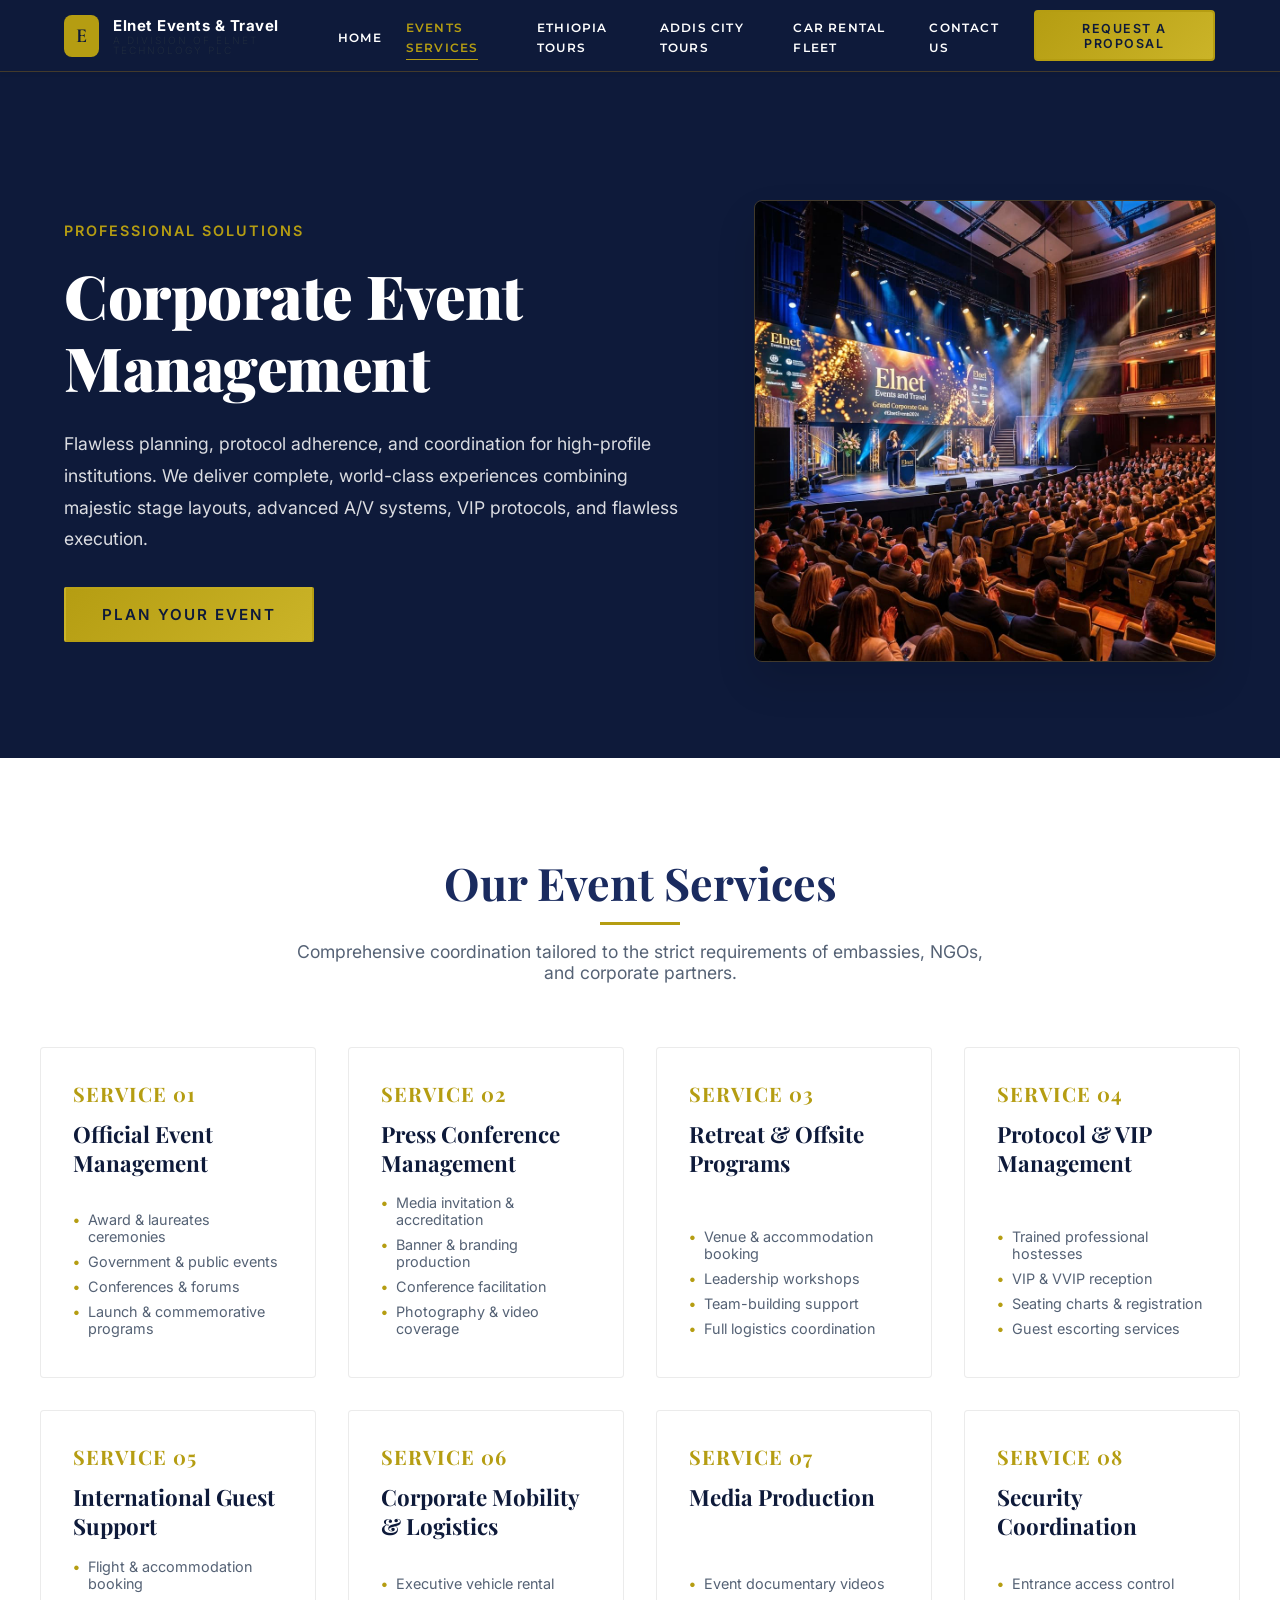
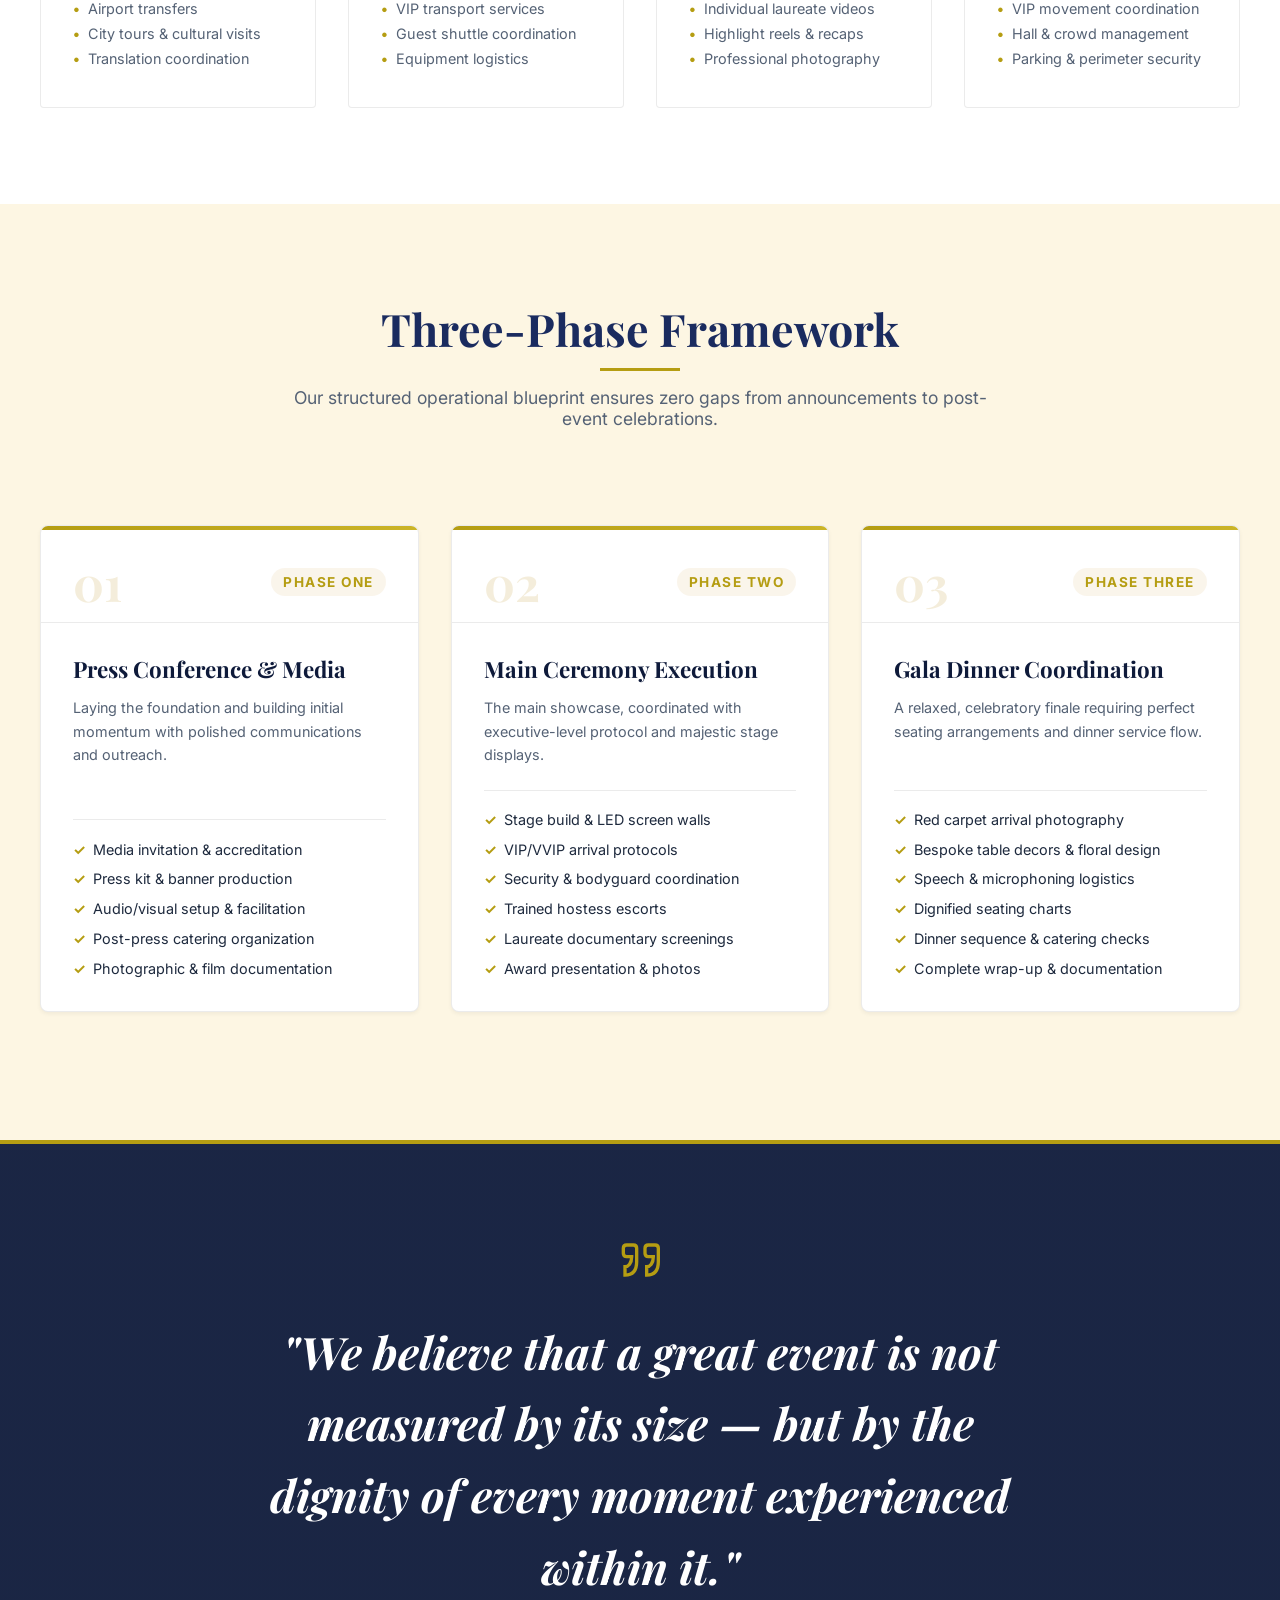
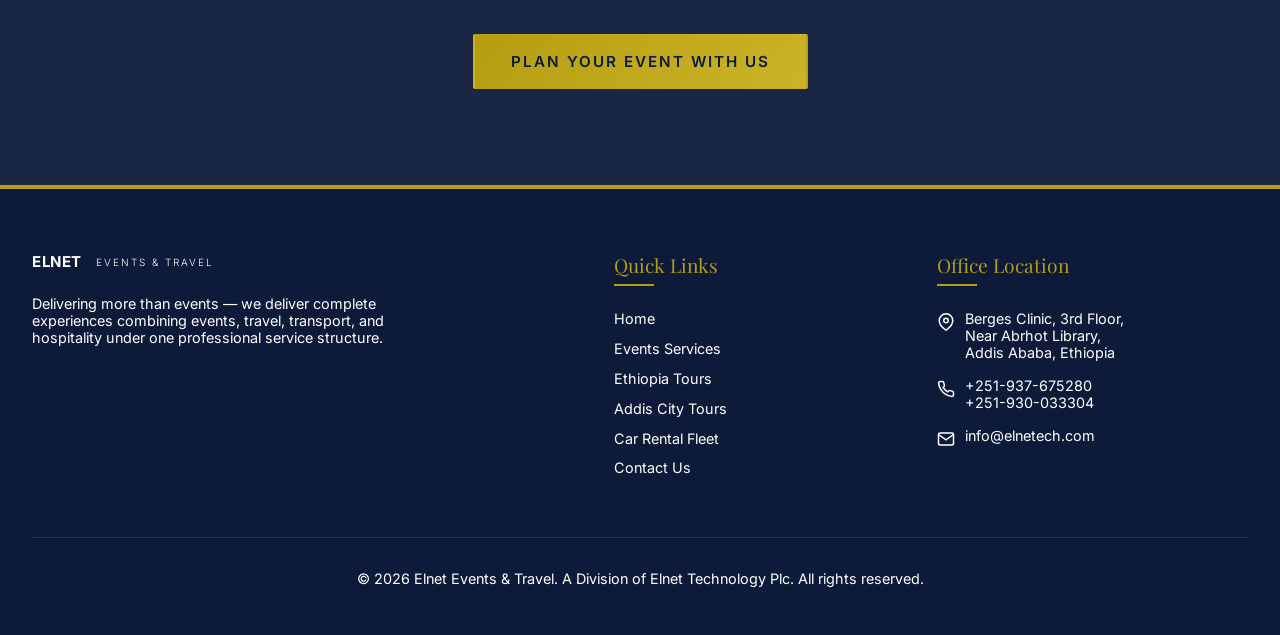
<file: events.html>
<!DOCTYPE html>
<html lang="en">
<head>
  <meta charset="UTF-8">
  <meta name="viewport" content="width=device-width, initial-scale=1.0">
  <meta name="description" content="Explore ELNET's 8 comprehensive corporate event management services and our elite Three-Phase Event Framework in Ethiopia.">
  <title>Corporate Events & Framework | ELNET Events & Travel</title>
  <link rel="preconnect" href="https://fonts.googleapis.com">
  <link rel="preconnect" href="https://fonts.gstatic.com" crossorigin>
  <link href="https://fonts.googleapis.com/css2?family=Playfair+Display:ital,wght@0,400;0,600;0,700;0,900;1,700&family=Inter:opsz,wght@14..32,300;14..32,400;14..32,500;14..32,600;14..32,700&display=swap" rel="stylesheet">
  <link rel="stylesheet" href="css/style.css">
</head>
<body>

  <!-- Navigation Header -->
  <header>
    <nav class="navbar" id="navbar">
      <a href="index.html" class="logo" id="header-logo-link">
        <div class="logo-box">E</div>
        <div class="logo-text-group">
          <span class="logo-main">Elnet Events & Travel</span>
          <span class="logo-sub">A Division of Elnet Technology Plc</span>
        </div>
      </a>
      <ul class="nav-menu" id="nav-menu">
        <li><a href="index.html" class="nav-link" id="nav-home">Home</a></li>
        <li><a href="events.html" class="nav-link" id="nav-events">Events Services</a></li>
        <li><a href="travel.html" class="nav-link" id="nav-travel">Ethiopia Tours</a></li>
        <li><a href="addis-tours.html" class="nav-link" id="nav-addis">Addis City Tours</a></li>
        <li><a href="fleet.html" class="nav-link" id="nav-fleet">Car Rental Fleet</a></li>
        <li><a href="contact.html" class="nav-link" id="nav-contact">Contact Us</a></li>
      </ul>
      <a href="contact.html#contact-form" class="btn btn-gold" id="nav-cta-btn">Request a Proposal</a>
      <button class="hamburger" aria-label="Toggle navigation menu" id="hamburger-toggle">
        <span class="bar"></span>
        <span class="bar"></span>
        <span class="bar"></span>
      </button>
    </nav>
  </header>

  <!-- Events Hero -->
  <section class="events-hero" id="events-hero-section">
    <div class="events-hero-container">
      <div class="events-hero-content">
        <span class="hero-tag">Professional Solutions</span>
        <h1>Corporate Event Management</h1>
        <p class="events-hero-description">Flawless planning, protocol adherence, and coordination for high-profile institutions. We deliver complete, world-class experiences combining majestic stage layouts, advanced A/V systems, VIP protocols, and flawless execution.</p>
        <a href="contact.html#contact-form" class="btn btn-gold" id="events-hero-cta">Plan Your Event</a>
      </div>
      <div class="events-hero-image-wrapper">
        <img src="images/events-stage.jpg" alt="Elnet Events and Travel Decorated Stage" class="events-hero-image">
      </div>
    </div>
  </section>

  <!-- 8 Event Services Section -->
  <section class="section-bg-white" id="event-services-grid">
    <div class="section-header">
      <h2 class="section-title">Our Event Services</h2>
      <p class="section-subtitle">Comprehensive coordination tailored to the strict requirements of embassies, NGOs, and corporate partners.</p>
    </div>

    <div class="services-grid">
      <!-- Service 01 -->
      <div class="service-card" id="service-01">
        <span class="service-num">Service 01</span>
        <h3>Official Event Management</h3>
        <ul class="service-inclusions">
          <li>Award & laureates ceremonies</li>
          <li>Government & public events</li>
          <li>Conferences & forums</li>
          <li>Launch & commemorative programs</li>
        </ul>
      </div>

      <!-- Service 02 -->
      <div class="service-card" id="service-02">
        <span class="service-num">Service 02</span>
        <h3>Press Conference Management</h3>
        <ul class="service-inclusions">
          <li>Media invitation & accreditation</li>
          <li>Banner & branding production</li>
          <li>Conference facilitation</li>
          <li>Photography & video coverage</li>
        </ul>
      </div>

      <!-- Service 03 -->
      <div class="service-card" id="service-03">
        <span class="service-num">Service 03</span>
        <h3>Retreat & Offsite Programs</h3>
        <ul class="service-inclusions">
          <li>Venue & accommodation booking</li>
          <li>Leadership workshops</li>
          <li>Team-building support</li>
          <li>Full logistics coordination</li>
        </ul>
      </div>

      <!-- Service 04 -->
      <div class="service-card" id="service-04">
        <span class="service-num">Service 04</span>
        <h3>Protocol & VIP Management</h3>
        <ul class="service-inclusions">
          <li>Trained professional hostesses</li>
          <li>VIP & VVIP reception</li>
          <li>Seating charts & registration</li>
          <li>Guest escorting services</li>
        </ul>
      </div>

      <!-- Service 05 -->
      <div class="service-card" id="service-05">
        <span class="service-num">Service 05</span>
        <h3>International Guest Support</h3>
        <ul class="service-inclusions">
          <li>Flight & accommodation booking</li>
          <li>Airport transfers</li>
          <li>City tours & cultural visits</li>
          <li>Translation coordination</li>
        </ul>
      </div>

      <!-- Service 06 -->
      <div class="service-card" id="service-06">
        <span class="service-num">Service 06</span>
        <h3>Corporate Mobility & Logistics</h3>
        <ul class="service-inclusions">
          <li>Executive vehicle rental</li>
          <li>VIP transport services</li>
          <li>Guest shuttle coordination</li>
          <li>Equipment logistics</li>
        </ul>
      </div>

      <!-- Service 07 -->
      <div class="service-card" id="service-07">
        <span class="service-num">Service 07</span>
        <h3>Media Production</h3>
        <ul class="service-inclusions">
          <li>Event documentary videos</li>
          <li>Individual laureate videos</li>
          <li>Highlight reels & recaps</li>
          <li>Professional photography</li>
        </ul>
      </div>

      <!-- Service 08 -->
      <div class="service-card" id="service-08">
        <span class="service-num">Service 08</span>
        <h3>Security Coordination</h3>
        <ul class="service-inclusions">
          <li>Entrance access control</li>
          <li>VIP movement coordination</li>
          <li>Hall & crowd management</li>
          <li>Parking & perimeter security</li>
        </ul>
      </div>
    </div>
  </section>

  <!-- Three-Phase Event Framework Section -->
  <section class="section-bg-cream" id="framework-section">
    <div class="section-header">
      <h2 class="section-title">Three-Phase Framework</h2>
      <p class="section-subtitle">Our structured operational blueprint ensures zero gaps from announcements to post-event celebrations.</p>
    </div>

    <div class="framework-grid" id="framework-grid-flow">
      <!-- Phase 1 -->
      <div class="framework-card">
        <div class="framework-card-header">
          <span class="framework-phase-num">01</span>
          <span class="framework-phase-name">Phase One</span>
        </div>
        <div class="framework-card-body">
          <h3>Press Conference & Media</h3>
          <p class="framework-desc">Laying the foundation and building initial momentum with polished communications and outreach.</p>
          <ul class="framework-details">
            <li>Media invitation & accreditation</li>
            <li>Press kit & banner production</li>
            <li>Audio/visual setup & facilitation</li>
            <li>Post-press catering organization</li>
            <li>Photographic & film documentation</li>
          </ul>
        </div>
      </div>

      <!-- Phase 2 -->
      <div class="framework-card">
        <div class="framework-card-header">
          <span class="framework-phase-num">02</span>
          <span class="framework-phase-name">Phase Two</span>
        </div>
        <div class="framework-card-body">
          <h3>Main Ceremony Execution</h3>
          <p class="framework-desc">The main showcase, coordinated with executive-level protocol and majestic stage displays.</p>
          <ul class="framework-details">
            <li>Stage build & LED screen walls</li>
            <li>VIP/VVIP arrival protocols</li>
            <li>Security & bodyguard coordination</li>
            <li>Trained hostess escorts</li>
            <li>Laureate documentary screenings</li>
            <li>Award presentation & photos</li>
          </ul>
        </div>
      </div>

      <!-- Phase 3 -->
      <div class="framework-card">
        <div class="framework-card-header">
          <span class="framework-phase-num">03</span>
          <span class="framework-phase-name">Phase Three</span>
        </div>
        <div class="framework-card-body">
          <h3>Gala Dinner Coordination</h3>
          <p class="framework-desc">A relaxed, celebratory finale requiring perfect seating arrangements and dinner service flow.</p>
          <ul class="framework-details">
            <li>Red carpet arrival photography</li>
            <li>Bespoke table decors & floral design</li>
            <li>Speech & microphoning logistics</li>
            <li>Dignified seating charts</li>
            <li>Dinner sequence & catering checks</li>
            <li>Complete wrap-up & documentation</li>
          </ul>
        </div>
      </div>
    </div>
  </section>

  <!-- Framework Quote Banner -->
  <section class="cta-banner" style="background: linear-gradient(rgba(14, 26, 58, 0.95), rgba(14, 26, 58, 0.95)); border-top: 4px solid var(--color-gold); padding: 6rem 2rem;" id="quote-creed-banner">
    <div class="cta-container">
      <svg width="40" height="40" viewBox="0 0 24 24" fill="none" stroke="var(--color-gold)" stroke-width="2" style="margin-bottom: 2rem;"><path d="M3 21c3 0 7-1 7-8V5c0-1.25-.75-2-2-2H4c-1.25 0-2 .75-2 2v3c0 1.25.75 2 2 2h3c0 4-2 6-4 6v2zm13 0c3 0 7-1 7-8V5c0-1.25-.75-2-2-2h-4c-1.25 0-2 .75-2 2v3c0 1.25.75 2 2 2h3c0 4-2 6-4 6v2z"/></svg>
      <h2 style="font-family: var(--font-heading); font-size: 2rem; font-style: italic; font-weight: 400; line-height: 1.6; max-width: 800px; margin: 0 auto 2rem; color: var(--color-white);">
        "We believe that a great event is not measured by its size — but by the dignity of every moment experienced within it."
      </h2>
      <a href="contact.html#contact-form" class="btn btn-gold" id="events-quote-cta">Plan Your Event With Us</a>
    </div>
  </section>

  <!-- Footer -->
  <footer>
    <div class="footer-container">
      <div class="footer-brand">
        <a href="index.html" class="logo">
          <span class="logo-main">ELNET</span>
          <span class="logo-sub">Events & Travel</span>
        </a>
        <p class="footer-tagline">
          Delivering more than events — we deliver complete experiences combining events, travel, transport, and hospitality under one professional service structure.
        </p>
      </div>
      
      <div>
        <h3 class="footer-title">Quick Links</h3>
        <ul class="footer-links">
          <li><a href="index.html">Home</a></li>
          <li><a href="events.html">Events Services</a></li>
          <li><a href="travel.html">Ethiopia Tours</a></li>
          <li><a href="addis-tours.html">Addis City Tours</a></li>
          <li><a href="fleet.html">Car Rental Fleet</a></li>
          <li><a href="contact.html">Contact Us</a></li>
        </ul>
      </div>

      <div>
        <h3 class="footer-title">Office Location</h3>
        <div class="footer-contact-info">
          <p>
            <svg width="18" height="18" viewBox="0 0 24 24" fill="none" stroke="currentColor" stroke-width="2"><path d="M21 10c0 7-9 13-9 13s-9-6-9-13a9 9 0 0 1 18 0z"/><circle cx="12" cy="10" r="3"/></svg>
            Berges Clinic, 3rd Floor,<br>Near Abrhot Library,<br>Addis Ababa, Ethiopia
          </p>
          <p>
            <svg width="18" height="18" viewBox="0 0 24 24" fill="none" stroke="currentColor" stroke-width="2"><path d="M22 16.92v3a2 2 0 0 1-2.18 2 19.79 19.79 0 0 1-8.63-3.07 19.5 19.5 0 0 1-6-6 19.79 19.79 0 0 1-3.07-8.67A2 2 0 0 1 4.11 2h3a2 2 0 0 1 2 1.72 12.84 12.84 0 0 0 .7 2.81 2 2 0 0 1-.45 2.11L8.09 9.91a16 16 0 0 0 6 6l1.27-1.27a2 2 0 0 1 2.11-.45 12.84 12.84 0 0 0 2.81.7A2 2 0 0 1 22 16.92z"/></svg>
            +251-937-675280<br>+251-930-033304
          </p>
          <p>
            <svg width="18" height="18" viewBox="0 0 24 24" fill="none" stroke="currentColor" stroke-width="2"><path d="M4 4h16c1.1 0 2 .9 2 2v12c0 1.1-.9 2-2 2H4c-1.1 0-2-.9-2-2V6c0-1.1.9-2 2-2z"/><polyline points="22,6 12,13 2,6"/></svg>
            info@elnetech.com
          </p>
        </div>
      </div>
    </div>
    
    <div class="footer-bottom">
      <p>&copy; 2026 Elnet Events & Travel. A Division of Elnet Technology Plc. All rights reserved.</p>
    </div>
  </footer>


  <!-- Unified Booking Modal -->
  <div class="booking-modal" id="booking-modal" aria-hidden="true" role="dialog">
    <div class="modal-content">
      <button class="modal-close-btn" id="modal-close" aria-label="Close booking modal">
        <svg width="24" height="24" viewBox="0 0 24 24" fill="none" stroke="currentColor" stroke-width="2" stroke-linecap="round" stroke-linejoin="round"><line x1="18" y1="6" x2="6" y2="18"></line><line x1="6" y1="6" x2="18" y2="18"></line></svg>
      </button>
      <div class="modal-header">
        <h2 class="modal-title">Book Service</h2>
        <p class="modal-subtitle">Provide your contact details to receive a customized proposal.</p>
      </div>
      <form class="modal-form" id="modal-booking-form">
        <div class="form-group">
          <label for="modal-name">Full Name *</label>
          <input type="text" id="modal-name" required placeholder="Your Name">
        </div>
        <div class="form-group">
          <label for="modal-email">Email Address *</label>
          <input type="email" id="modal-email" required placeholder="name@company.com">
        </div>
        <div class="form-group">
          <label for="modal-phone">Phone Number *</label>
          <input type="tel" id="modal-phone" required placeholder="+251-XXX-XXXXXX">
        </div>
        <div class="form-group">
          <label for="modal-service-type">Service Required *</label>
          <select id="modal-service-type" required>
            <option value="events" selected>Corporate Event Service</option>
            <option value="tours">Ethiopia Tour Package</option>
            <option value="fleet">Car Rental Fleet</option>
          </select>
        </div>
        <div class="form-group">
          <label for="modal-message-field">Additional Details *</label>
          <textarea id="modal-message-field" rows="4" required placeholder="Specify your request..."></textarea>
        </div>
        <button type="submit" class="btn btn-gold" style="width: 100%; border: none;">Submit Inquiry</button>
        <div class="modal-form-message" id="modal-message"></div>
      </form>
    </div>
  </div>

  <script src="js/app.js"></script>
</body>
</html>
</file>
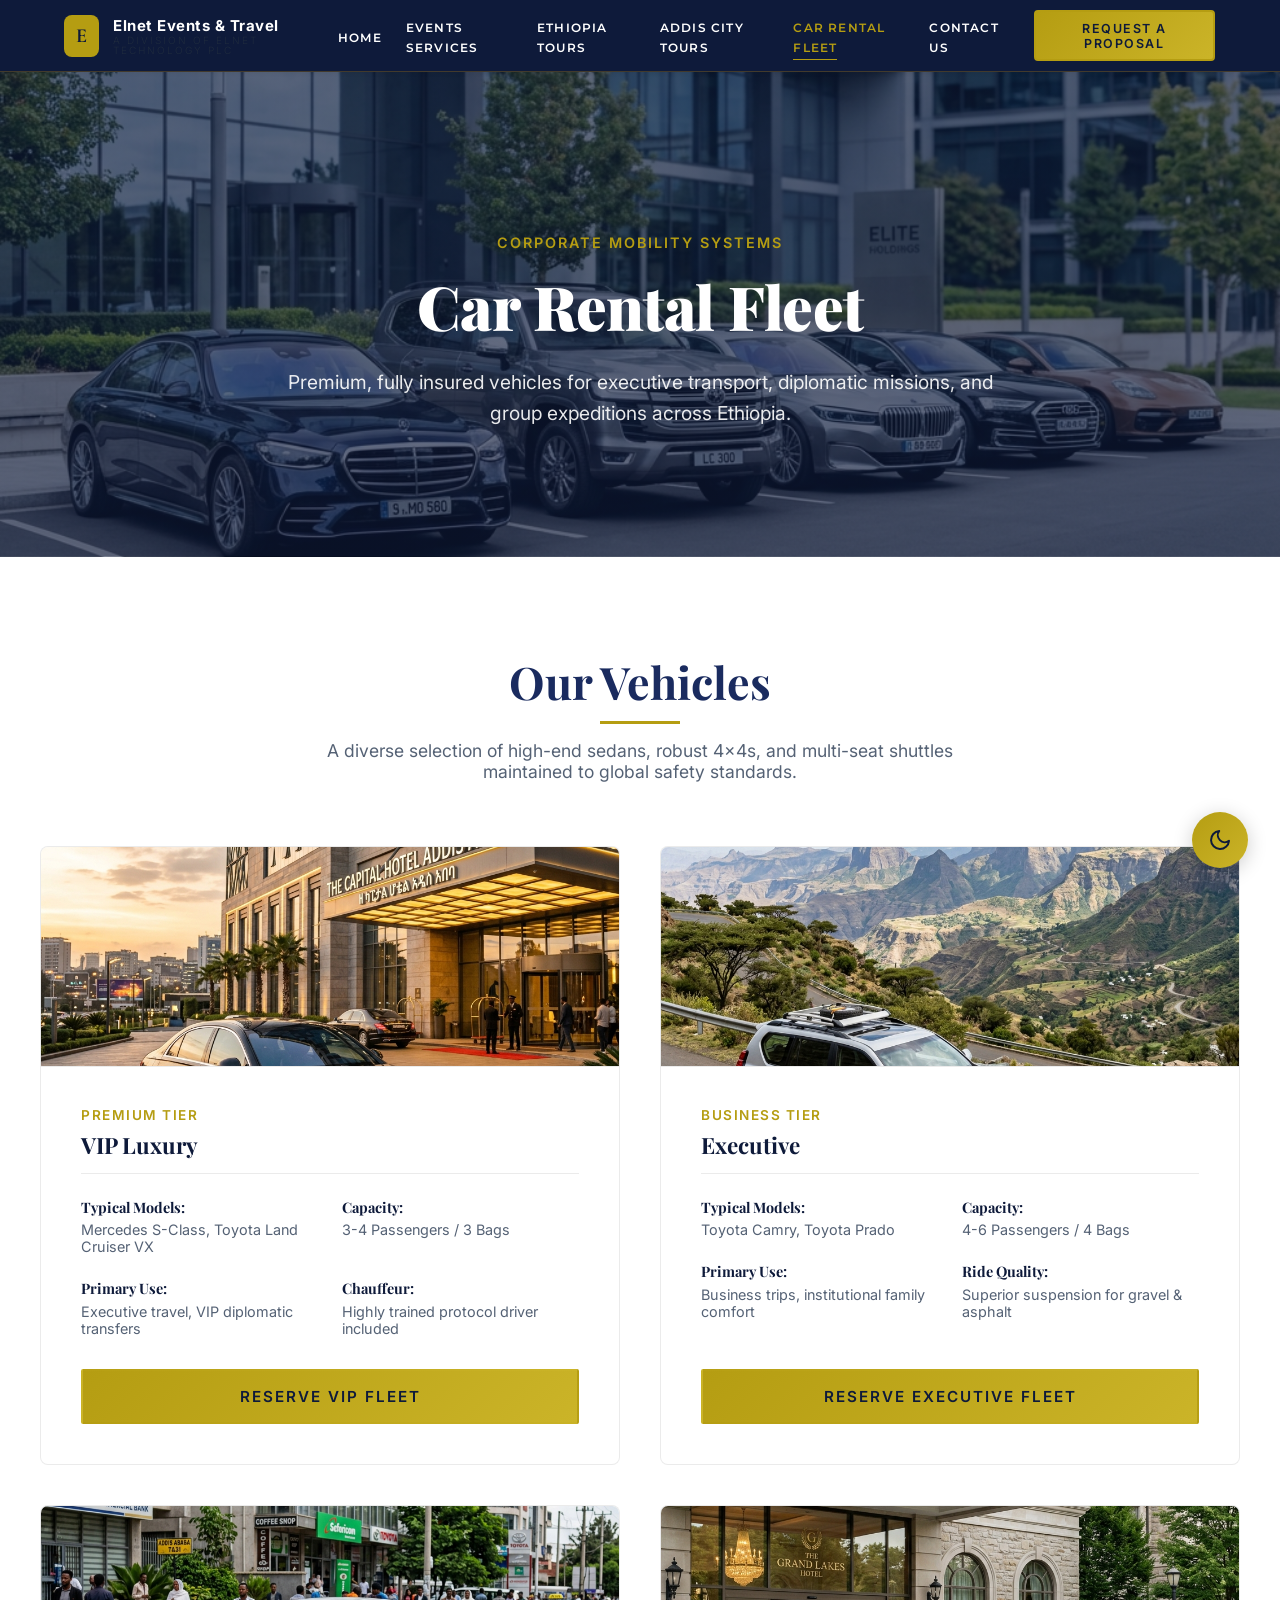
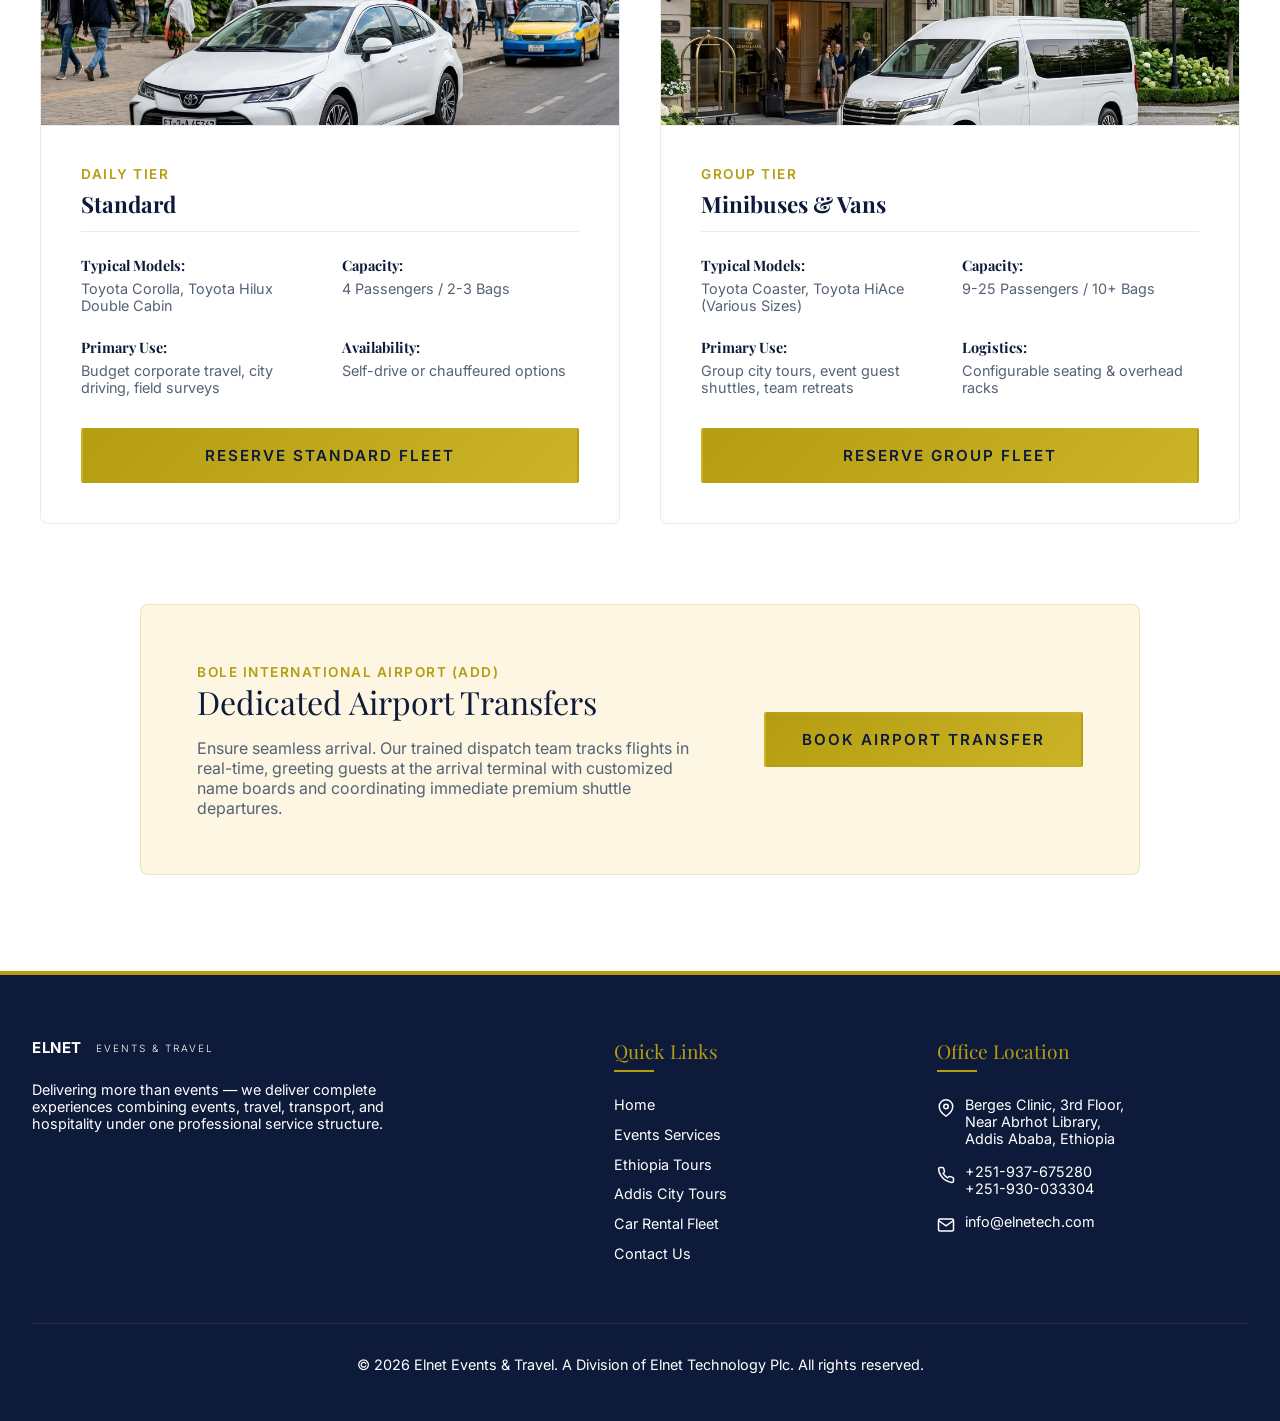
<file: fleet.html>
<!DOCTYPE html>
<html lang="en">
<head>
  <meta charset="UTF-8">
  <meta name="viewport" content="width=device-width, initial-scale=1.0">
  <meta name="description" content="View ELNET's premium car rental fleet in Addis Ababa, including VIP Luxury S-Class, Land Cruiser VX, business vans, and airport shuttles.">
  <title>Car Rental Fleet & Transfers | ELNET Events & Travel</title>
  <link rel="preconnect" href="https://fonts.googleapis.com">
  <link rel="preconnect" href="https://fonts.gstatic.com" crossorigin>
  <link href="https://fonts.googleapis.com/css2?family=Playfair+Display:ital,wght@0,400;0,600;0,700;0,900;1,700&family=Inter:opsz,wght@14..32,300;14..32,400;14..32,500;14..32,600;14..32,700&display=swap" rel="stylesheet">
  <link rel="stylesheet" href="css/style.css">
</head>
<body>

  <!-- Navigation Header -->
  <header>
    <nav class="navbar" id="navbar">
      <a href="index.html" class="logo" id="header-logo-link">
        <div class="logo-box">E</div>
        <div class="logo-text-group">
          <span class="logo-main">Elnet Events & Travel</span>
          <span class="logo-sub">A Division of Elnet Technology Plc</span>
        </div>
      </a>
      <ul class="nav-menu" id="nav-menu">
        <li><a href="index.html" class="nav-link" id="nav-home">Home</a></li>
        <li><a href="events.html" class="nav-link" id="nav-events">Events Services</a></li>
        <li><a href="travel.html" class="nav-link" id="nav-travel">Ethiopia Tours</a></li>
        <li><a href="addis-tours.html" class="nav-link" id="nav-addis">Addis City Tours</a></li>
        <li><a href="fleet.html" class="nav-link" id="nav-fleet">Car Rental Fleet</a></li>
        <li><a href="contact.html" class="nav-link" id="nav-contact">Contact Us</a></li>
      </ul>
      <a href="contact.html#contact-form" class="btn btn-gold" id="nav-cta-btn">Request a Proposal</a>
      <button class="hamburger" aria-label="Toggle navigation menu" id="hamburger-toggle">
        <span class="bar"></span>
        <span class="bar"></span>
        <span class="bar"></span>
      </button>
    </nav>
  </header>

  <!-- Fleet Hero -->
  <section class="fleet-hero" id="fleet-hero-section">
    <div class="hero-container">
      <span class="hero-tag">Corporate Mobility Systems</span>
      <h1>Car Rental Fleet</h1>
      <p class="hero-sub">Premium, fully insured vehicles for executive transport, diplomatic missions, and group expeditions across Ethiopia.</p>
    </div>
  </section>

  <!-- Fleet Cards Grid Section -->
  <section class="section-bg-white" id="fleet-grid-section">
    <div class="section-header">
      <h2 class="section-title">Our Vehicles</h2>
      <p class="section-subtitle">A diverse selection of high-end sedans, robust 4x4s, and multi-seat shuttles maintained to global safety standards.</p>
    </div>

    <div class="fleet-grid">
      <!-- Card 1: VIP Luxury -->
      <div class="fleet-card" id="fleet-vip-luxury">
        <div class="fleet-card-img-wrapper">
          <img src="images/fleet-vip.png" alt="VIP Luxury - Mercedes S-Class & Land Cruiser">
        </div>
        <div class="fleet-card-info">
          <span class="fleet-class">Premium Tier</span>
          <h3>VIP Luxury</h3>
          <div class="fleet-details-box">
            <div class="fleet-detail-item">
              <h4>Typical Models:</h4>
              <p>Mercedes S-Class, Toyota Land Cruiser VX</p>
            </div>
            <div class="fleet-detail-item">
              <h4>Capacity:</h4>
              <p>3-4 Passengers / 3 Bags</p>
            </div>
            <div class="fleet-detail-item">
              <h4>Primary Use:</h4>
              <p>Executive travel, VIP diplomatic transfers</p>
            </div>
            <div class="fleet-detail-item">
              <h4>Chauffeur:</h4>
              <p>Highly trained protocol driver included</p>
            </div>
          </div>
          <div class="fleet-card-cta">
            <a href="contact.html#contact-form" class="btn btn-gold" style="width:100%;">Reserve VIP Fleet</a>
          </div>
        </div>
      </div>

      <!-- Card 2: Executive -->
      <div class="fleet-card" id="fleet-executive">
        <div class="fleet-card-img-wrapper">
          <img src="images/fleet-executive.png" alt="Executive - Toyota Prado & Camry">
        </div>
        <div class="fleet-card-info">
          <span class="fleet-class">Business Tier</span>
          <h3>Executive</h3>
          <div class="fleet-details-box">
            <div class="fleet-detail-item">
              <h4>Typical Models:</h4>
              <p>Toyota Camry, Toyota Prado</p>
            </div>
            <div class="fleet-detail-item">
              <h4>Capacity:</h4>
              <p>4-6 Passengers / 4 Bags</p>
            </div>
            <div class="fleet-detail-item">
              <h4>Primary Use:</h4>
              <p>Business trips, institutional family comfort</p>
            </div>
            <div class="fleet-detail-item">
              <h4>Ride Quality:</h4>
              <p>Superior suspension for gravel & asphalt</p>
            </div>
          </div>
          <div class="fleet-card-cta">
            <a href="contact.html#contact-form" class="btn btn-gold" style="width:100%;">Reserve Executive Fleet</a>
          </div>
        </div>
      </div>

      <!-- Card 3: Standard -->
      <div class="fleet-card" id="fleet-standard">
        <div class="fleet-card-img-wrapper">
          <img src="images/fleet-standard.png" alt="Standard - Toyota Corolla & Hilux">
        </div>
        <div class="fleet-card-info">
          <span class="fleet-class">Daily Tier</span>
          <h3>Standard</h3>
          <div class="fleet-details-box">
            <div class="fleet-detail-item">
              <h4>Typical Models:</h4>
              <p>Toyota Corolla, Toyota Hilux Double Cabin</p>
            </div>
            <div class="fleet-detail-item">
              <h4>Capacity:</h4>
              <p>4 Passengers / 2-3 Bags</p>
            </div>
            <div class="fleet-detail-item">
              <h4>Primary Use:</h4>
              <p>Budget corporate travel, city driving, field surveys</p>
            </div>
            <div class="fleet-detail-item">
              <h4>Availability:</h4>
              <p>Self-drive or chauffeured options</p>
            </div>
          </div>
          <div class="fleet-card-cta">
            <a href="contact.html#contact-form" class="btn btn-gold" style="width:100%;">Reserve Standard Fleet</a>
          </div>
        </div>
      </div>

      <!-- Card 4: Minibuses & Vans -->
      <div class="fleet-card" id="fleet-minibuses">
        <div class="fleet-card-img-wrapper">
          <img src="images/fleet-minibuses.png" alt="Minibuses & Vans - Toyota HiAce & Coaster">
        </div>
        <div class="fleet-card-info">
          <span class="fleet-class">Group Tier</span>
          <h3>Minibuses & Vans</h3>
          <div class="fleet-details-box">
            <div class="fleet-detail-item">
              <h4>Typical Models:</h4>
              <p>Toyota Coaster, Toyota HiAce (Various Sizes)</p>
            </div>
            <div class="fleet-detail-item">
              <h4>Capacity:</h4>
              <p>9-25 Passengers / 10+ Bags</p>
            </div>
            <div class="fleet-detail-item">
              <h4>Primary Use:</h4>
              <p>Group city tours, event guest shuttles, team retreats</p>
            </div>
            <div class="fleet-detail-item">
              <h4>Logistics:</h4>
              <p>Configurable seating & overhead racks</p>
            </div>
          </div>
          <div class="fleet-card-cta">
            <a href="contact.html#contact-form" class="btn btn-gold" style="width:100%;">Reserve Group Fleet</a>
          </div>
        </div>
      </div>
    </div>

    <!-- Dedicated Airport Transfer Callout -->
    <div class="airport-transfers-callout" id="airport-transfers-service">
      <div class="airport-info">
        <span class="airport-tag">Bole International Airport (ADD)</span>
        <h3>Dedicated Airport Transfers</h3>
        <p>Ensure seamless arrival. Our trained dispatch team tracks flights in real-time, greeting guests at the arrival terminal with customized name boards and coordinating immediate premium shuttle departures.</p>
      </div>
      <div class="airport-cta">
        <a href="contact.html#contact-form" class="btn btn-gold">Book Airport Transfer</a>
      </div>
    </div>
  </section>

  <!-- Footer -->
  <footer>
    <div class="footer-container">
      <div class="footer-brand">
        <a href="index.html" class="logo">
          <span class="logo-main">ELNET</span>
          <span class="logo-sub">Events & Travel</span>
        </a>
        <p class="footer-tagline">
          Delivering more than events — we deliver complete experiences combining events, travel, transport, and hospitality under one professional service structure.
        </p>
      </div>
      
      <div>
        <h3 class="footer-title">Quick Links</h3>
        <ul class="footer-links">
          <li><a href="index.html">Home</a></li>
          <li><a href="events.html">Events Services</a></li>
          <li><a href="travel.html">Ethiopia Tours</a></li>
          <li><a href="addis-tours.html">Addis City Tours</a></li>
          <li><a href="fleet.html">Car Rental Fleet</a></li>
          <li><a href="contact.html">Contact Us</a></li>
        </ul>
      </div>

      <div>
        <h3 class="footer-title">Office Location</h3>
        <div class="footer-contact-info">
          <p>
            <svg width="18" height="18" viewBox="0 0 24 24" fill="none" stroke="currentColor" stroke-width="2"><path d="M21 10c0 7-9 13-9 13s-9-6-9-13a9 9 0 0 1 18 0z"/><circle cx="12" cy="10" r="3"/></svg>
            Berges Clinic, 3rd Floor,<br>Near Abrhot Library,<br>Addis Ababa, Ethiopia
          </p>
          <p>
            <svg width="18" height="18" viewBox="0 0 24 24" fill="none" stroke="currentColor" stroke-width="2"><path d="M22 16.92v3a2 2 0 0 1-2.18 2 19.79 19.79 0 0 1-8.63-3.07 19.5 19.5 0 0 1-6-6 19.79 19.79 0 0 1-3.07-8.67A2 2 0 0 1 4.11 2h3a2 2 0 0 1 2 1.72 12.84 12.84 0 0 0 .7 2.81 2 2 0 0 1-.45 2.11L8.09 9.91a16 16 0 0 0 6 6l1.27-1.27a2 2 0 0 1 2.11-.45 12.84 12.84 0 0 0 2.81.7A2 2 0 0 1 22 16.92z"/></svg>
            +251-937-675280<br>+251-930-033304
          </p>
          <p>
            <svg width="18" height="18" viewBox="0 0 24 24" fill="none" stroke="currentColor" stroke-width="2"><path d="M4 4h16c1.1 0 2 .9 2 2v12c0 1.1-.9 2-2 2H4c-1.1 0-2-.9-2-2V6c0-1.1.9-2 2-2z"/><polyline points="22,6 12,13 2,6"/></svg>
            info@elnetech.com
          </p>
        </div>
      </div>
    </div>
    
    <div class="footer-bottom">
      <p>&copy; 2026 Elnet Events & Travel. A Division of Elnet Technology Plc. All rights reserved.</p>
    </div>
  </footer>

  <!-- Floating Light/Dark Mode Theme Toggle -->
  <button class="theme-toggle-btn" aria-label="Toggle dark/light theme" id="theme-toggle">
    <svg class="sun-icon" viewBox="0 0 24 24" stroke-width="2" stroke-linecap="round" stroke-linejoin="round"><circle cx="12" cy="12" r="5"></circle><line x1="12" y1="1" x2="12" y2="3"></line><line x1="12" y1="21" x2="12" y2="23"></line><line x1="4.22" y1="4.22" x2="5.64" y2="5.64"></line><line x1="18.36" y1="18.36" x2="19.78" y2="19.78"></line><line x1="1" y1="12" x2="3" y2="12"></line><line x1="21" y1="12" x2="23" y2="12"></line><line x1="4.22" y1="19.78" x2="5.64" y2="18.36"></line><line x1="18.36" y1="5.64" x2="19.78" y2="4.22"></line></svg>
    <svg class="moon-icon" viewBox="0 0 24 24" stroke-width="2" stroke-linecap="round" stroke-linejoin="round"><path d="M21 12.79A9 9 0 1 1 11.21 3 7 7 0 0 0 21 12.79z"></path></svg>
  </button>

  <!-- Unified Booking Modal -->
  <div class="booking-modal" id="booking-modal" aria-hidden="true" role="dialog">
    <div class="modal-content">
      <button class="modal-close-btn" id="modal-close" aria-label="Close booking modal">
        <svg width="24" height="24" viewBox="0 0 24 24" fill="none" stroke="currentColor" stroke-width="2" stroke-linecap="round" stroke-linejoin="round"><line x1="18" y1="6" x2="6" y2="18"></line><line x1="6" y1="6" x2="18" y2="18"></line></svg>
      </button>
      <div class="modal-header">
        <h2 class="modal-title">Book Service</h2>
        <p class="modal-subtitle">Provide your contact details to receive a customized proposal.</p>
      </div>
      <form class="modal-form" id="modal-booking-form">
        <div class="form-group">
          <label for="modal-name">Full Name *</label>
          <input type="text" id="modal-name" required placeholder="Your Name">
        </div>
        <div class="form-group">
          <label for="modal-email">Email Address *</label>
          <input type="email" id="modal-email" required placeholder="name@company.com">
        </div>
        <div class="form-group">
          <label for="modal-phone">Phone Number *</label>
          <input type="tel" id="modal-phone" required placeholder="+251-XXX-XXXXXX">
        </div>
        <div class="form-group">
          <label for="modal-service-type">Service Required *</label>
          <select id="modal-service-type" required>
            <option value="fleet">Car Rental Fleet</option>
            <option value="tours">Ethiopia Tour Package</option>
            <option value="events">Corporate Event Service</option>
          </select>
        </div>
        <div class="form-group">
          <label for="modal-message-field">Additional Details *</label>
          <textarea id="modal-message-field" rows="4" required placeholder="Specify your request..."></textarea>
        </div>
        <button type="submit" class="btn btn-gold" style="width: 100%; border: none;">Submit Inquiry</button>
        <div class="modal-form-message" id="modal-message"></div>
      </form>
    </div>
  </div>

  <script src="js/app.js"></script>
</body>
</html>
</file>
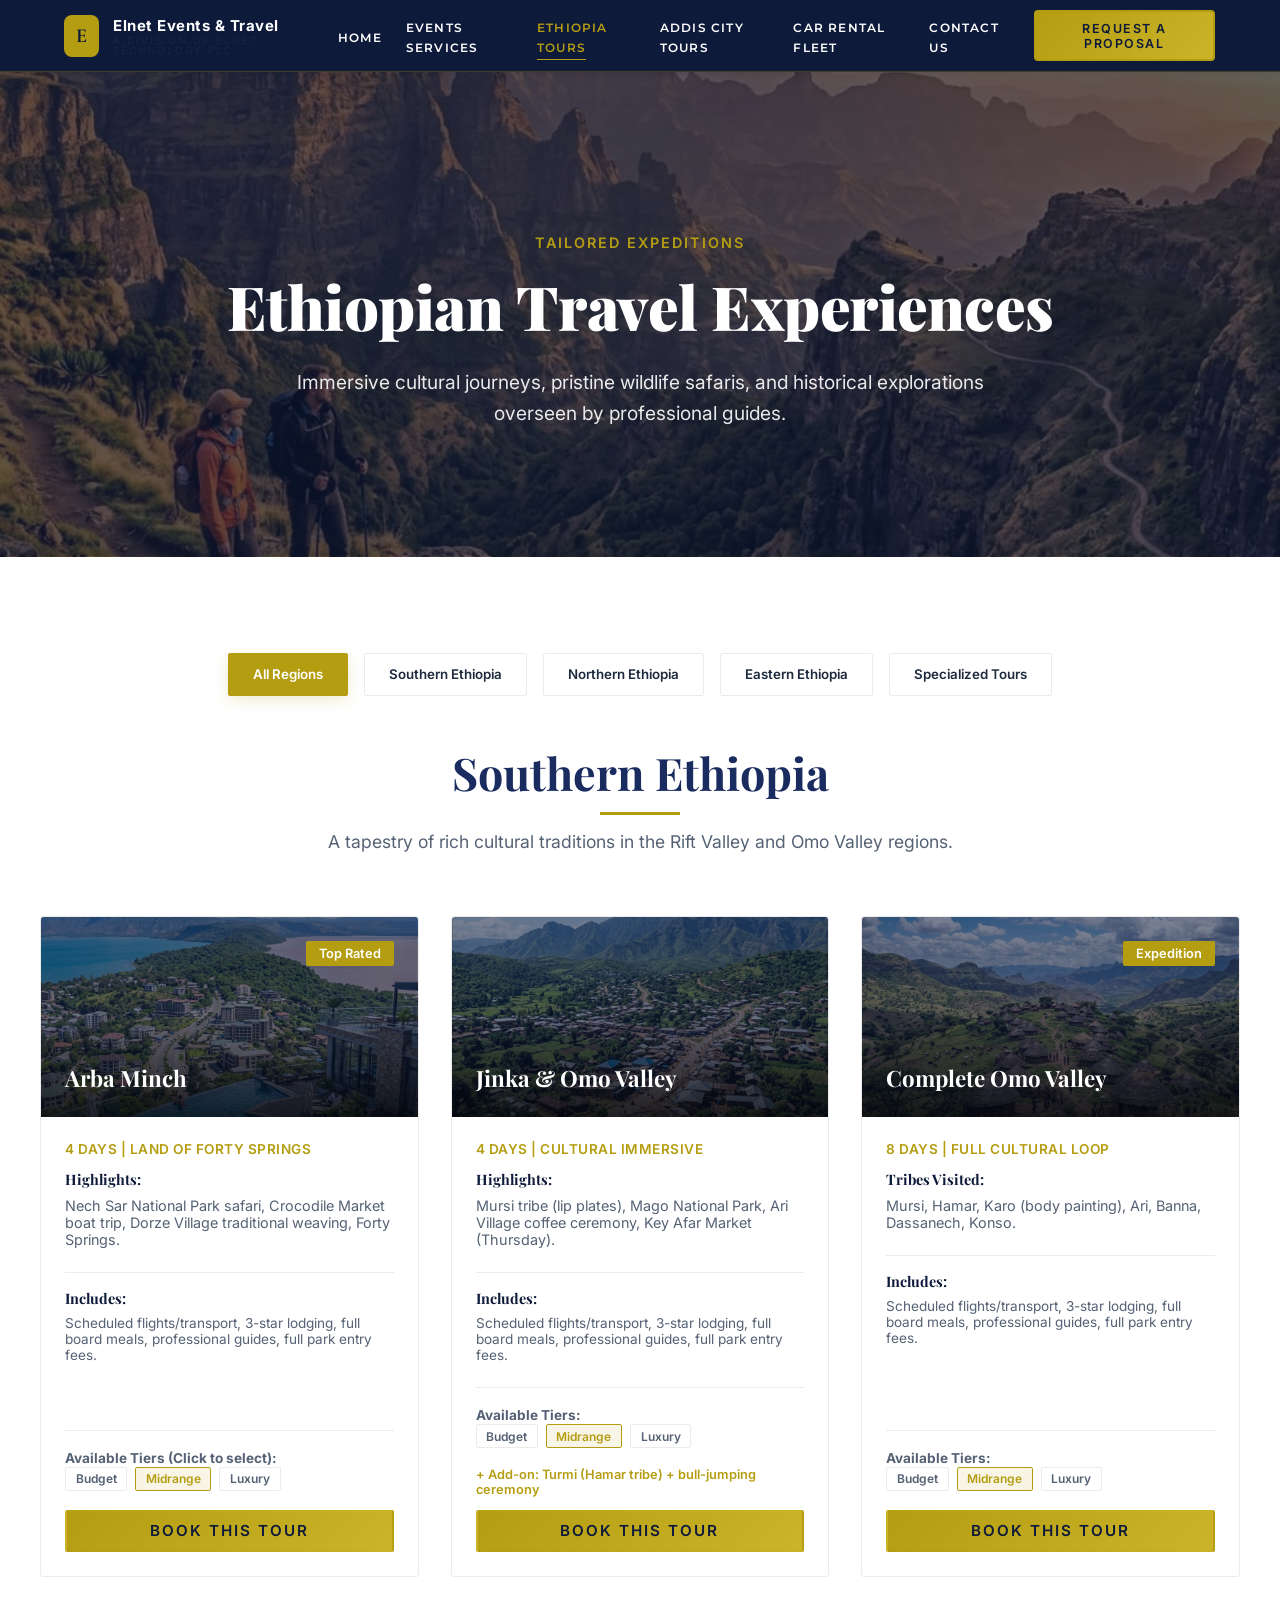
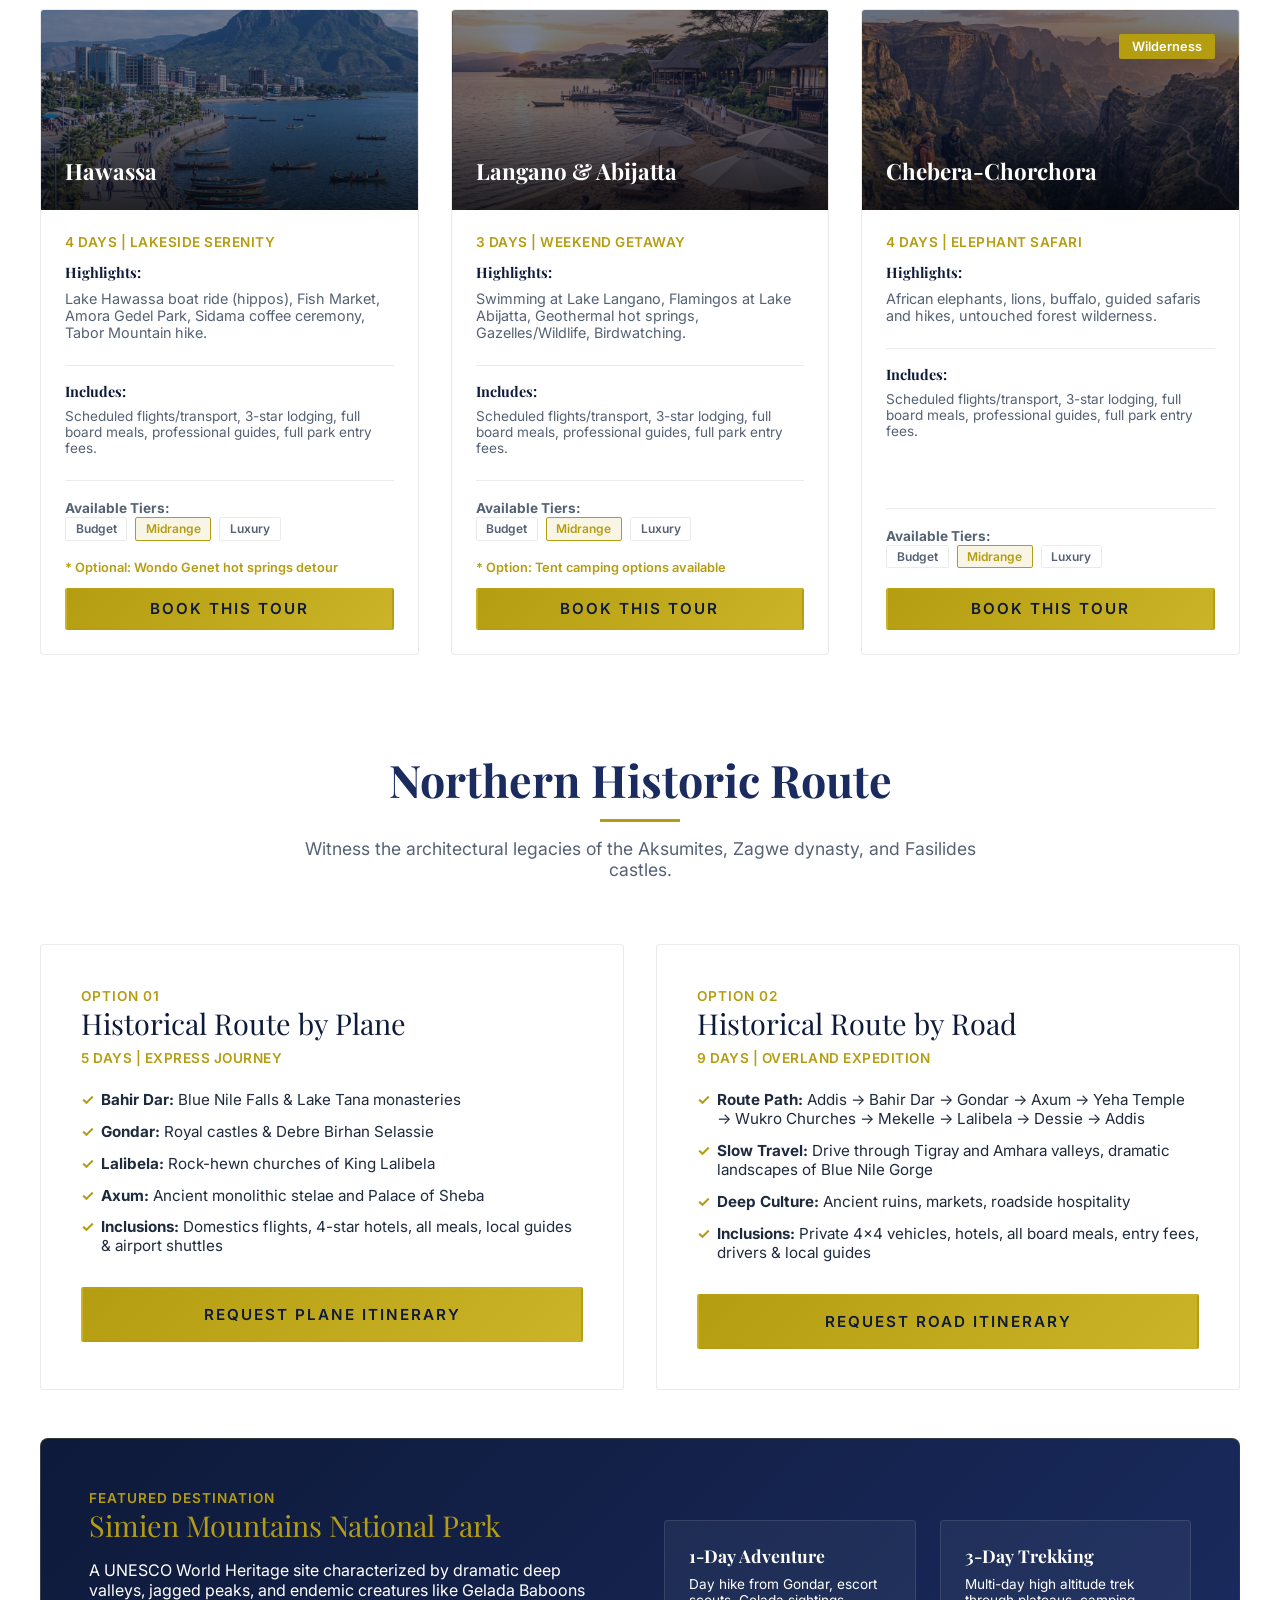
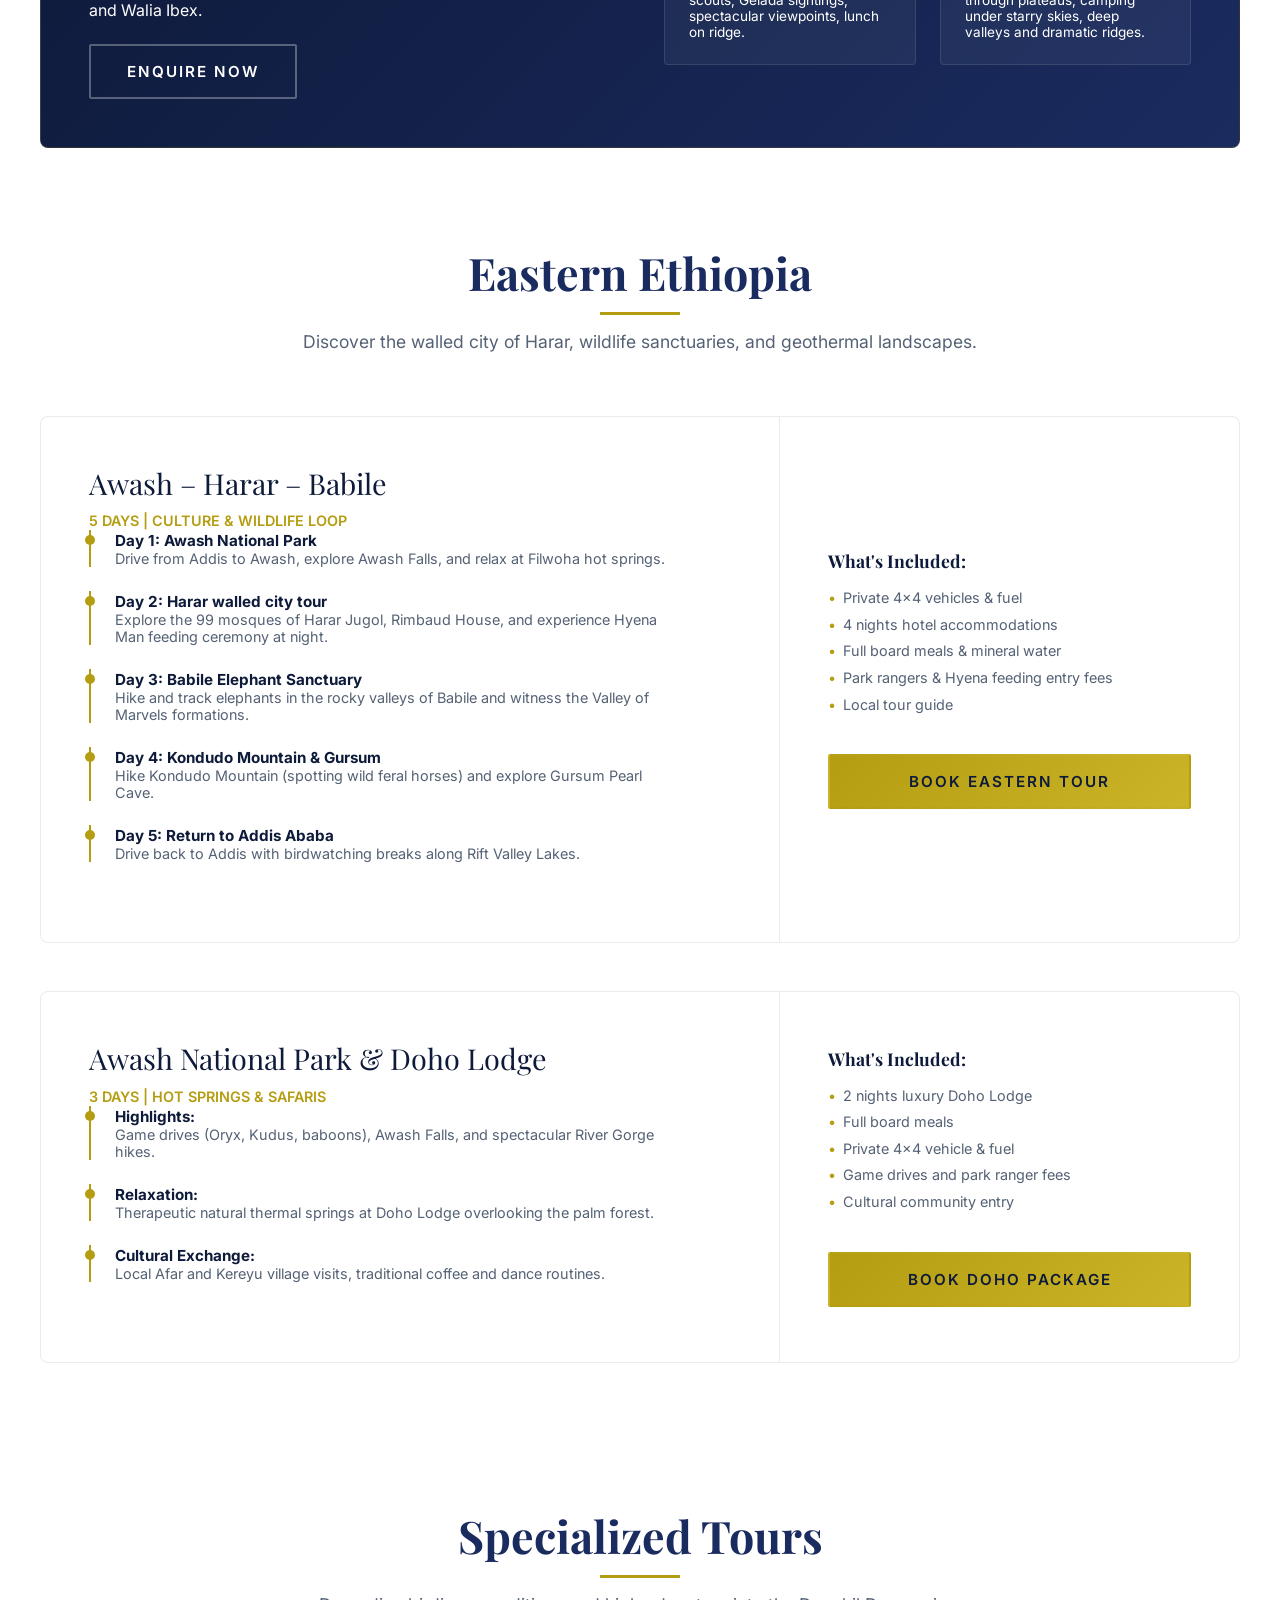
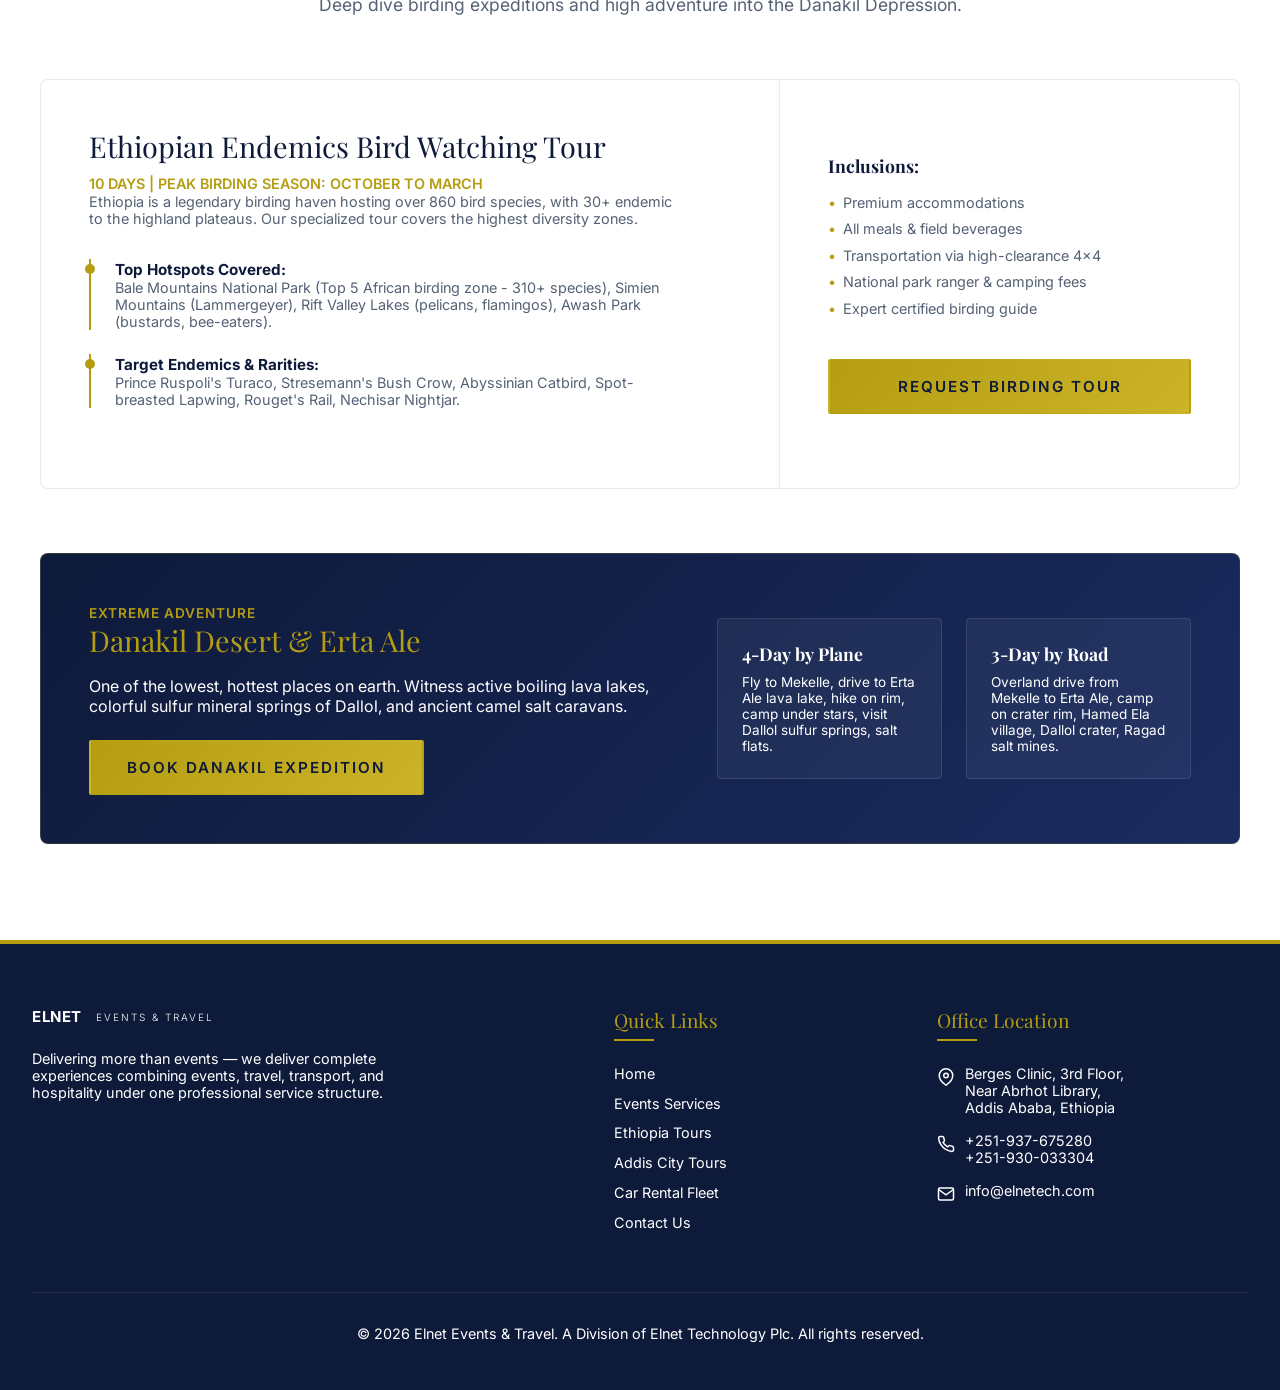
<file: travel.html>
<!DOCTYPE html>
<html lang="en">
<head>
  <meta charset="UTF-8">
  <meta name="viewport" content="width=device-width, initial-scale=1.0">
  <meta name="description" content="Discover ELNET's professional tour packages across Southern, Northern, Eastern Ethiopia, and specialized bird-watching or desert expeditions.">
  <title>Ethiopia Travel & Tours | ELNET Events & Travel</title>
  <link rel="preconnect" href="https://fonts.googleapis.com">
  <link rel="preconnect" href="https://fonts.gstatic.com" crossorigin>
  <link href="https://fonts.googleapis.com/css2?family=Playfair+Display:ital,wght@0,400;0,600;0,700;0,900;1,700&family=Inter:opsz,wght@14..32,300;14..32,400;14..32,500;14..32,600;14..32,700&display=swap" rel="stylesheet">
  <link rel="stylesheet" href="css/style.css">
</head>
<body>

  <!-- Navigation Header -->
  <header>
    <nav class="navbar" id="navbar">
      <a href="index.html" class="logo" id="header-logo-link">
        <div class="logo-box">E</div>
        <div class="logo-text-group">
          <span class="logo-main">Elnet Events & Travel</span>
          <span class="logo-sub">A Division of Elnet Technology Plc</span>
        </div>
      </a>
      <ul class="nav-menu" id="nav-menu">
        <li><a href="index.html" class="nav-link" id="nav-home">Home</a></li>
        <li><a href="events.html" class="nav-link" id="nav-events">Events Services</a></li>
        <li><a href="travel.html" class="nav-link" id="nav-travel">Ethiopia Tours</a></li>
        <li><a href="addis-tours.html" class="nav-link" id="nav-addis">Addis City Tours</a></li>
        <li><a href="fleet.html" class="nav-link" id="nav-fleet">Car Rental Fleet</a></li>
        <li><a href="contact.html" class="nav-link" id="nav-contact">Contact Us</a></li>
      </ul>
      <a href="contact.html#contact-form" class="btn btn-gold" id="nav-cta-btn">Request a Proposal</a>
      <button class="hamburger" aria-label="Toggle navigation menu" id="hamburger-toggle">
        <span class="bar"></span>
        <span class="bar"></span>
        <span class="bar"></span>
      </button>
    </nav>
  </header>

  <!-- Travel Hero -->
  <section class="travel-hero" id="travel-hero-section">
    <div class="hero-container">
      <span class="hero-tag">Tailored Expeditions</span>
      <h1>Ethiopian Travel Experiences</h1>
      <p class="hero-sub">Immersive cultural journeys, pristine wildlife safaris, and historical explorations overseen by professional guides.</p>
    </div>
  </section>

  <!-- Regions Filter Section -->
  <section class="section-bg-white" id="travel-packages-section">
    <div class="filter-tabs" id="region-filter-tabs">
      <button class="filter-btn active" data-filter="all">All Regions</button>
      <button class="filter-btn" data-filter="south">Southern Ethiopia</button>
      <button class="filter-btn" data-filter="north">Northern Ethiopia</button>
      <button class="filter-btn" data-filter="east">Eastern Ethiopia</button>
      <button class="filter-btn" data-filter="special">Specialized Tours</button>
    </div>

    <div class="travel-section-container" id="travel-listings">
      
      <!-- ==========================================
           SOUTHERN ETHIOPIA SECTION
           ========================================== -->
      <div class="travel-section-wrapper" data-category="south" id="southern-ethiopia-section">
        <div class="section-header">
          <h2 class="section-title">Southern Ethiopia</h2>
          <p class="section-subtitle">A tapestry of rich cultural traditions in the Rift Valley and Omo Valley regions.</p>
        </div>

        <div class="travel-grid">
          <!-- Southern 1 -->
          <div class="travel-card" id="south-package-1">
            <div class="travel-card-header" style="background-image: linear-gradient(rgba(14, 26, 58, 0.55), rgba(14, 26, 58, 0.65)), url('images/south-arbaminch.jpg'); background-size: cover; background-position: center;">
              <span class="travel-card-badge">Top Rated</span>
              <h3>Arba Minch</h3>
            </div>
            <div class="travel-card-body">
              <span class="travel-card-duration">4 Days | Land of Forty Springs</span>
              <div class="travel-card-highlights">
                <h4>Highlights:</h4>
                <p>Nech Sar National Park safari, Crocodile Market boat trip, Dorze Village traditional weaving, Forty Springs.</p>
              </div>
              <div class="travel-card-inclusions">
                <h4>Includes:</h4>
                <p>Scheduled flights/transport, 3-star lodging, full board meals, professional guides, full park entry fees.</p>
              </div>
              <div class="travel-card-price-tiers">
                <span class="travel-card-price-title">Available Tiers (Click to select):</span>
                <div class="price-tier-badges">
                  <span class="price-badge">Budget</span>
                  <span class="price-badge active-tier">Midrange</span>
                  <span class="price-badge">Luxury</span>
                </div>
                <a href="contact.html#contact-form" class="btn btn-gold" style="width: 100%; font-size: 0.85rem; padding: 0.6rem;">Book This Tour</a>
              </div>
            </div>
          </div>

          <!-- Southern 2 -->
          <div class="travel-card" id="south-package-2">
            <div class="travel-card-header" style="background-image: linear-gradient(rgba(14, 26, 58, 0.55), rgba(14, 26, 58, 0.65)), url('images/south-jinka.jpg'); background-size: cover; background-position: center;">
              <h3>Jinka & Omo Valley</h3>
            </div>
            <div class="travel-card-body">
              <span class="travel-card-duration">4 Days | Cultural Immersive</span>
              <div class="travel-card-highlights">
                <h4>Highlights:</h4>
                <p>Mursi tribe (lip plates), Mago National Park, Ari Village coffee ceremony, Key Afar Market (Thursday).</p>
              </div>
              <div class="travel-card-inclusions">
                <h4>Includes:</h4>
                <p>Scheduled flights/transport, 3-star lodging, full board meals, professional guides, full park entry fees.</p>
              </div>
              <div class="travel-card-price-tiers">
                <span class="travel-card-price-title">Available Tiers:</span>
                <div class="price-tier-badges">
                  <span class="price-badge">Budget</span>
                  <span class="price-badge active-tier">Midrange</span>
                  <span class="price-badge">Luxury</span>
                </div>
                <p style="font-size: 0.8rem; color: var(--color-gold); font-weight: 600; margin-bottom: 0.8rem;">+ Add-on: Turmi (Hamar tribe) + bull-jumping ceremony</p>
                <a href="contact.html#contact-form" class="btn btn-gold" style="width: 100%; font-size: 0.85rem; padding: 0.6rem;">Book This Tour</a>
              </div>
            </div>
          </div>

          <!-- Southern 3 -->
          <div class="travel-card" id="south-package-3">
            <div class="travel-card-header" style="background-image: linear-gradient(rgba(14, 26, 58, 0.55), rgba(14, 26, 58, 0.65)), url('images/south-omovalley.jpg'); background-size: cover; background-position: center;">
              <span class="travel-card-badge">Expedition</span>
              <h3>Complete Omo Valley</h3>
            </div>
            <div class="travel-card-body">
              <span class="travel-card-duration">8 Days | Full Cultural Loop</span>
              <div class="travel-card-highlights">
                <h4>Tribes Visited:</h4>
                <p>Mursi, Hamar, Karo (body painting), Ari, Banna, Dassanech, Konso.</p>
              </div>
              <div class="travel-card-inclusions">
                <h4>Includes:</h4>
                <p>Scheduled flights/transport, 3-star lodging, full board meals, professional guides, full park entry fees.</p>
              </div>
              <div class="travel-card-price-tiers">
                <span class="travel-card-price-title">Available Tiers:</span>
                <div class="price-tier-badges">
                  <span class="price-badge">Budget</span>
                  <span class="price-badge active-tier">Midrange</span>
                  <span class="price-badge">Luxury</span>
                </div>
                <a href="contact.html#contact-form" class="btn btn-gold" style="width: 100%; font-size: 0.85rem; padding: 0.6rem;">Book This Tour</a>
              </div>
            </div>
          </div>

          <!-- Southern 4 -->
          <div class="travel-card" id="south-package-4">
            <div class="travel-card-header" style="background-image: linear-gradient(rgba(14, 26, 58, 0.55), rgba(14, 26, 58, 0.65)), url('images/south-hawassa.jpg'); background-size: cover; background-position: center;">
              <h3>Hawassa</h3>
            </div>
            <div class="travel-card-body">
              <span class="travel-card-duration">4 Days | Lakeside Serenity</span>
              <div class="travel-card-highlights">
                <h4>Highlights:</h4>
                <p>Lake Hawassa boat ride (hippos), Fish Market, Amora Gedel Park, Sidama coffee ceremony, Tabor Mountain hike.</p>
              </div>
              <div class="travel-card-inclusions">
                <h4>Includes:</h4>
                <p>Scheduled flights/transport, 3-star lodging, full board meals, professional guides, full park entry fees.</p>
              </div>
              <div class="travel-card-price-tiers">
                <span class="travel-card-price-title">Available Tiers:</span>
                <div class="price-tier-badges">
                  <span class="price-badge">Budget</span>
                  <span class="price-badge active-tier">Midrange</span>
                  <span class="price-badge">Luxury</span>
                </div>
                <p style="font-size: 0.8rem; color: var(--color-gold); font-weight: 600; margin-bottom: 0.8rem;">* Optional: Wondo Genet hot springs detour</p>
                <a href="contact.html#contact-form" class="btn btn-gold" style="width: 100%; font-size: 0.85rem; padding: 0.6rem;">Book This Tour</a>
              </div>
            </div>
          </div>

          <!-- Southern 5 -->
          <div class="travel-card" id="south-package-5">
            <div class="travel-card-header" style="background-image: linear-gradient(rgba(14, 26, 58, 0.55), rgba(14, 26, 58, 0.65)), url('images/south-langano.jpg'); background-size: cover; background-position: center;">
              <h3>Langano & Abijatta</h3>
            </div>
            <div class="travel-card-body">
              <span class="travel-card-duration">3 Days | Weekend Getaway</span>
              <div class="travel-card-highlights">
                <h4>Highlights:</h4>
                <p>Swimming at Lake Langano, Flamingos at Lake Abijatta, Geothermal hot springs, Gazelles/Wildlife, Birdwatching.</p>
              </div>
              <div class="travel-card-inclusions">
                <h4>Includes:</h4>
                <p>Scheduled flights/transport, 3-star lodging, full board meals, professional guides, full park entry fees.</p>
              </div>
              <div class="travel-card-price-tiers">
                <span class="travel-card-price-title">Available Tiers:</span>
                <div class="price-tier-badges">
                  <span class="price-badge">Budget</span>
                  <span class="price-badge active-tier">Midrange</span>
                  <span class="price-badge">Luxury</span>
                </div>
                <p style="font-size: 0.8rem; color: var(--color-gold); font-weight: 600; margin-bottom: 0.8rem;">* Option: Tent camping options available</p>
                <a href="contact.html#contact-form" class="btn btn-gold" style="width: 100%; font-size: 0.85rem; padding: 0.6rem;">Book This Tour</a>
              </div>
            </div>
          </div>

          <!-- Southern 6 -->
          <div class="travel-card" id="south-package-6">
            <div class="travel-card-header" style="background-image: linear-gradient(rgba(14, 26, 58, 0.55), rgba(14, 26, 58, 0.65)), url('images/south-chebera.jpg'); background-size: cover; background-position: center;">
              <span class="travel-card-badge">Wilderness</span>
              <h3>Chebera-Chorchora</h3>
            </div>
            <div class="travel-card-body">
              <span class="travel-card-duration">4 Days | Elephant Safari</span>
              <div class="travel-card-highlights">
                <h4>Highlights:</h4>
                <p>African elephants, lions, buffalo, guided safaris and hikes, untouched forest wilderness.</p>
              </div>
              <div class="travel-card-inclusions">
                <h4>Includes:</h4>
                <p>Scheduled flights/transport, 3-star lodging, full board meals, professional guides, full park entry fees.</p>
              </div>
              <div class="travel-card-price-tiers">
                <span class="travel-card-price-title">Available Tiers:</span>
                <div class="price-tier-badges">
                  <span class="price-badge">Budget</span>
                  <span class="price-badge active-tier">Midrange</span>
                  <span class="price-badge">Luxury</span>
                </div>
                <a href="contact.html#contact-form" class="btn btn-gold" style="width: 100%; font-size: 0.85rem; padding: 0.6rem;">Book This Tour</a>
              </div>
            </div>
          </div>
        </div>
      </div>

      <!-- ==========================================
           NORTHERN ETHIOPIA SECTION
           ========================================== -->
      <div class="travel-section-wrapper" data-category="north" id="northern-ethiopia-section">
        <div class="section-header">
          <h2 class="section-title">Northern Historic Route</h2>
          <p class="section-subtitle">Witness the architectural legacies of the Aksumites, Zagwe dynasty, and Fasilides castles.</p>
        </div>

        <div class="northern-comparison">
          <!-- Option 1 -->
          <div class="comparison-card" id="north-option-1">
            <span class="comparison-card-type">Option 01</span>
            <h3>Historical Route by Plane</h3>
            <span class="travel-card-duration" style="display:block; margin-top:-1rem; margin-bottom:1.5rem;">5 Days | Express Journey</span>
            <ul class="comparison-list">
              <li><strong>Bahir Dar:</strong> Blue Nile Falls & Lake Tana monasteries</li>
              <li><strong>Gondar:</strong> Royal castles & Debre Birhan Selassie</li>
              <li><strong>Lalibela:</strong> Rock-hewn churches of King Lalibela</li>
              <li><strong>Axum:</strong> Ancient monolithic stelae and Palace of Sheba</li>
              <li><strong>Inclusions:</strong> Domestics flights, 4-star hotels, all meals, local guides & airport shuttles</li>
            </ul>
            <a href="contact.html#contact-form" class="btn btn-gold" style="width: 100%;">Request Plane Itinerary</a>
          </div>

          <!-- Option 2 -->
          <div class="comparison-card" id="north-option-2">
            <span class="comparison-card-type">Option 02</span>
            <h3>Historical Route by Road</h3>
            <span class="travel-card-duration" style="display:block; margin-top:-1rem; margin-bottom:1.5rem;">9 Days | Overland Expedition</span>
            <ul class="comparison-list">
              <li><strong>Route Path:</strong> Addis → Bahir Dar → Gondar → Axum → Yeha Temple → Wukro Churches → Mekelle → Lalibela → Dessie → Addis</li>
              <li><strong>Slow Travel:</strong> Drive through Tigray and Amhara valleys, dramatic landscapes of Blue Nile Gorge</li>
              <li><strong>Deep Culture:</strong> Ancient ruins, markets, roadside hospitality</li>
              <li><strong>Inclusions:</strong> Private 4x4 vehicles, hotels, all board meals, entry fees, drivers & local guides</li>
            </ul>
            <a href="contact.html#contact-form" class="btn btn-gold" style="width: 100%;">Request Road Itinerary</a>
          </div>
        </div>

        <!-- Simien Mountains Spotlight -->
        <div class="simien-callout" id="simien-mountains-section">
          <div class="simien-info">
            <span class="comparison-card-type" style="color: var(--color-gold);">Featured Destination</span>
            <h3>Simien Mountains National Park</h3>
            <p>A UNESCO World Heritage site characterized by dramatic deep valleys, jagged peaks, and endemic creatures like Gelada Baboons and Walia Ibex.</p>
            <a href="contact.html#contact-form" class="btn btn-outline">Enquire Now</a>
          </div>
          <div class="simien-options">
            <div class="simien-opt-card">
              <h4 class="simien-opt-title">1-Day Adventure</h4>
              <p class="simien-opt-desc">Day hike from Gondar, escort scouts, Gelada sightings, spectacular viewpoints, lunch on ridge.</p>
            </div>
            <div class="simien-opt-card">
              <h4 class="simien-opt-title">3-Day Trekking</h4>
              <p class="simien-opt-desc">Multi-day high altitude trek through plateaus, camping under starry skies, deep valleys and dramatic ridges.</p>
            </div>
          </div>
        </div>
      </div>

      <!-- ==========================================
           EASTERN ETHIOPIA SECTION
           ========================================== -->
      <div class="travel-section-wrapper" data-category="east" id="eastern-ethiopia-section">
        <div class="section-header">
          <h2 class="section-title">Eastern Ethiopia</h2>
          <p class="section-subtitle">Discover the walled city of Harar, wildlife sanctuaries, and geothermal landscapes.</p>
        </div>

        <!-- Eastern Package 1 -->
        <div class="detailed-pack-grid" id="east-package-1">
          <div class="detailed-pack-info">
            <h3>Awash – Harar – Babile</h3>
            <span class="pack-sub">5 Days | Culture & Wildlife Loop</span>
            <div class="itinerary-timeline">
              <div class="itinerary-day">
                <span class="day-title">Day 1: Awash National Park</span>
                <p class="day-desc">Drive from Addis to Awash, explore Awash Falls, and relax at Filwoha hot springs.</p>
              </div>
              <div class="itinerary-day">
                <span class="day-title">Day 2: Harar walled city tour</span>
                <p class="day-desc">Explore the 99 mosques of Harar Jugol, Rimbaud House, and experience Hyena Man feeding ceremony at night.</p>
              </div>
              <div class="itinerary-day">
                <span class="day-title">Day 3: Babile Elephant Sanctuary</span>
                <p class="day-desc">Hike and track elephants in the rocky valleys of Babile and witness the Valley of Marvels formations.</p>
              </div>
              <div class="itinerary-day">
                <span class="day-title">Day 4: Kondudo Mountain & Gursum</span>
                <p class="day-desc">Hike Kondudo Mountain (spotting wild feral horses) and explore Gursum Pearl Cave.</p>
              </div>
              <div class="itinerary-day">
                <span class="day-title">Day 5: Return to Addis Ababa</span>
                <p class="day-desc">Drive back to Addis with birdwatching breaks along Rift Valley Lakes.</p>
              </div>
            </div>
          </div>
          <div class="detailed-pack-sidebar">
            <h4 class="sidebar-title">What's Included:</h4>
            <ul class="sidebar-list">
              <li>Private 4x4 vehicles & fuel</li>
              <li>4 nights hotel accommodations</li>
              <li>Full board meals & mineral water</li>
              <li>Park rangers & Hyena feeding entry fees</li>
              <li>Local tour guide</li>
            </ul>
            <a href="contact.html#contact-form" class="btn btn-gold">Book Eastern Tour</a>
          </div>
        </div>

        <!-- Eastern Package 2 -->
        <div class="detailed-pack-grid" id="east-package-2">
          <div class="detailed-pack-info">
            <h3>Awash National Park & Doho Lodge</h3>
            <span class="pack-sub">3 Days | Hot Springs & Safaris</span>
            <div class="itinerary-timeline">
              <div class="itinerary-day">
                <span class="day-title">Highlights:</span>
                <p class="day-desc">Game drives (Oryx, Kudus, baboons), Awash Falls, and spectacular River Gorge hikes.</p>
              </div>
              <div class="itinerary-day">
                <span class="day-title">Relaxation:</span>
                <p class="day-desc">Therapeutic natural thermal springs at Doho Lodge overlooking the palm forest.</p>
              </div>
              <div class="itinerary-day">
                <span class="day-title">Cultural Exchange:</span>
                <p class="day-desc">Local Afar and Kereyu village visits, traditional coffee and dance routines.</p>
              </div>
            </div>
          </div>
          <div class="detailed-pack-sidebar">
            <h4 class="sidebar-title">What's Included:</h4>
            <ul class="sidebar-list">
              <li>2 nights luxury Doho Lodge</li>
              <li>Full board meals</li>
              <li>Private 4x4 vehicle & fuel</li>
              <li>Game drives and park ranger fees</li>
              <li>Cultural community entry</li>
            </ul>
            <a href="contact.html#contact-form" class="btn btn-gold">Book Doho Package</a>
          </div>
        </div>
      </div>

      <!-- ==========================================
           SPECIALIZED TOURS SECTION
           ========================================== -->
      <div class="travel-section-wrapper" data-category="special" id="specialized-tours-section">
        <div class="section-header">
          <h2 class="section-title">Specialized Tours</h2>
          <p class="section-subtitle">Deep dive birding expeditions and high adventure into the Danakil Depression.</p>
        </div>

        <!-- Bird Watching -->
        <div class="detailed-pack-grid" id="special-package-1" style="margin-bottom: 4rem;">
          <div class="detailed-pack-info">
            <h3>Ethiopian Endemics Bird Watching Tour</h3>
            <span class="pack-sub">10 Days | Peak Birding Season: October to March</span>
            <p class="day-desc" style="margin-bottom: 2rem;">Ethiopia is a legendary birding haven hosting over 860 bird species, with 30+ endemic to the highland plateaus. Our specialized tour covers the highest diversity zones.</p>
            
            <div class="itinerary-timeline">
              <div class="itinerary-day">
                <span class="day-title">Top Hotspots Covered:</span>
                <p class="day-desc">Bale Mountains National Park (Top 5 African birding zone - 310+ species), Simien Mountains (Lammergeyer), Rift Valley Lakes (pelicans, flamingos), Awash Park (bustards, bee-eaters).</p>
              </div>
              <div class="itinerary-day">
                <span class="day-title">Target Endemics & Rarities:</span>
                <p class="day-desc">Prince Ruspoli's Turaco, Stresemann's Bush Crow, Abyssinian Catbird, Spot-breasted Lapwing, Rouget's Rail, Nechisar Nightjar.</p>
              </div>
            </div>
          </div>
          <div class="detailed-pack-sidebar">
            <h4 class="sidebar-title">Inclusions:</h4>
            <ul class="sidebar-list">
              <li>Premium accommodations</li>
              <li>All meals & field beverages</li>
              <li>Transportation via high-clearance 4x4</li>
              <li>National park ranger & camping fees</li>
              <li>Expert certified birding guide</li>
            </ul>
            <a href="contact.html#contact-form" class="btn btn-gold">Request Birding Tour</a>
          </div>
        </div>

        <!-- Danakil Desert -->
        <div class="simien-callout" style="grid-template-columns: 1.1fr 0.9fr;" id="danakil-desert-section">
          <div class="simien-info">
            <span class="comparison-card-type" style="color: var(--color-gold);">Extreme Adventure</span>
            <h3>Danakil Desert & Erta Ale</h3>
            <p>One of the lowest, hottest places on earth. Witness active boiling lava lakes, colorful sulfur mineral springs of Dallol, and ancient camel salt caravans.</p>
            <a href="contact.html#contact-form" class="btn btn-gold">Book Danakil Expedition</a>
          </div>
          <div class="simien-options">
            <div class="simien-opt-card">
              <h4 class="simien-opt-title">4-Day by Plane</h4>
              <p class="simien-opt-desc">Fly to Mekelle, drive to Erta Ale lava lake, hike on rim, camp under stars, visit Dallol sulfur springs, salt flats.</p>
            </div>
            <div class="simien-opt-card">
              <h4 class="simien-opt-title">3-Day by Road</h4>
              <p class="simien-opt-desc">Overland drive from Mekelle to Erta Ale, camp on crater rim, Hamed Ela village, Dallol crater, Ragad salt mines.</p>
            </div>
          </div>
        </div>
      </div>

    </div>
  </section>

  <!-- Footer -->
  <footer>
    <div class="footer-container">
      <div class="footer-brand">
        <a href="index.html" class="logo">
          <span class="logo-main">ELNET</span>
          <span class="logo-sub">Events & Travel</span>
        </a>
        <p class="footer-tagline">
          Delivering more than events — we deliver complete experiences combining events, travel, transport, and hospitality under one professional service structure.
        </p>
      </div>
      
      <div>
        <h3 class="footer-title">Quick Links</h3>
        <ul class="footer-links">
          <li><a href="index.html">Home</a></li>
          <li><a href="events.html">Events Services</a></li>
          <li><a href="travel.html">Ethiopia Tours</a></li>
          <li><a href="addis-tours.html">Addis City Tours</a></li>
          <li><a href="fleet.html">Car Rental Fleet</a></li>
          <li><a href="contact.html">Contact Us</a></li>
        </ul>
      </div>

      <div>
        <h3 class="footer-title">Office Location</h3>
        <div class="footer-contact-info">
          <p>
            <svg width="18" height="18" viewBox="0 0 24 24" fill="none" stroke="currentColor" stroke-width="2"><path d="M21 10c0 7-9 13-9 13s-9-6-9-13a9 9 0 0 1 18 0z"/><circle cx="12" cy="10" r="3"/></svg>
            Berges Clinic, 3rd Floor,<br>Near Abrhot Library,<br>Addis Ababa, Ethiopia
          </p>
          <p>
            <svg width="18" height="18" viewBox="0 0 24 24" fill="none" stroke="currentColor" stroke-width="2"><path d="M22 16.92v3a2 2 0 0 1-2.18 2 19.79 19.79 0 0 1-8.63-3.07 19.5 19.5 0 0 1-6-6 19.79 19.79 0 0 1-3.07-8.67A2 2 0 0 1 4.11 2h3a2 2 0 0 1 2 1.72 12.84 12.84 0 0 0 .7 2.81 2 2 0 0 1-.45 2.11L8.09 9.91a16 16 0 0 0 6 6l1.27-1.27a2 2 0 0 1 2.11-.45 12.84 12.84 0 0 0 2.81.7A2 2 0 0 1 22 16.92z"/></svg>
            +251-937-675280<br>+251-930-033304
          </p>
          <p>
            <svg width="18" height="18" viewBox="0 0 24 24" fill="none" stroke="currentColor" stroke-width="2"><path d="M4 4h16c1.1 0 2 .9 2 2v12c0 1.1-.9 2-2 2H4c-1.1 0-2-.9-2-2V6c0-1.1.9-2 2-2z"/><polyline points="22,6 12,13 2,6"/></svg>
            info@elnetech.com
          </p>
        </div>
      </div>
    </div>
    
    <div class="footer-bottom">
      <p>&copy; 2026 Elnet Events & Travel. A Division of Elnet Technology Plc. All rights reserved.</p>
    </div>
  </footer>


  <!-- Unified Booking Modal -->
  <div class="booking-modal" id="booking-modal" aria-hidden="true" role="dialog">
    <div class="modal-content">
      <button class="modal-close-btn" id="modal-close" aria-label="Close booking modal">
        <svg width="24" height="24" viewBox="0 0 24 24" fill="none" stroke="currentColor" stroke-width="2" stroke-linecap="round" stroke-linejoin="round"><line x1="18" y1="6" x2="6" y2="18"></line><line x1="6" y1="6" x2="18" y2="18"></line></svg>
      </button>
      <div class="modal-header">
        <h2 class="modal-title">Book Service</h2>
        <p class="modal-subtitle">Provide your contact details to receive a customized proposal.</p>
      </div>
      <form class="modal-form" id="modal-booking-form">
        <div class="form-group">
          <label for="modal-name">Full Name *</label>
          <input type="text" id="modal-name" required placeholder="Your Name">
        </div>
        <div class="form-group">
          <label for="modal-email">Email Address *</label>
          <input type="email" id="modal-email" required placeholder="name@company.com">
        </div>
        <div class="form-group">
          <label for="modal-phone">Phone Number *</label>
          <input type="tel" id="modal-phone" required placeholder="+251-XXX-XXXXXX">
        </div>
        <div class="form-group">
          <label for="modal-service-type">Service Required *</label>
          <select id="modal-service-type" required>
            <option value="tours" selected>Ethiopia Tour Package</option>
            <option value="fleet">Car Rental Fleet</option>
            <option value="events">Corporate Event Service</option>
          </select>
        </div>
        <div class="form-group">
          <label for="modal-message-field">Additional Details *</label>
          <textarea id="modal-message-field" rows="4" required placeholder="Specify your request..."></textarea>
        </div>
        <button type="submit" class="btn btn-gold" style="width: 100%; border: none;">Submit Inquiry</button>
        <div class="modal-form-message" id="modal-message"></div>
      </form>
    </div>
  </div>

  <script src="js/app.js"></script>
</body>
</html>
</file>
<file: css/style.css>
/* 
   ELNET EVENTS AND TRAVEL - CORE STYLESHEET
   Mockup-Accurate Style System (Montserrat & Cormorant Garamond)
   */

/* Google Fonts Import */
@import url('https://fonts.googleapis.com/css2?family=Cormorant+Garamond:ital,wght@0,300;0,400;0,600;0,700;1,300;1,400&family=Montserrat:wght@300;400;500;600;700&family=Playfair+Display:ital,wght@0,400;0,600;0,700;1,400&family=Inter:wght@300;400;500;600&display=swap');


/* CSS Variables / Design System */
:root {
  /* Inspected Variables */
  --navy: #1A2B5F;
  --navy-deep: #0E1A3A;
  --navy-mid: #243570;
  --gold: #B59D12;
  --gold-light: #CBB428;
  --gold-bright: #B59D12;
  --cream: #FDF6E3;
  --cream-dark: #F5EDD5;
  --white: #ffffff;
  --gray: #6b7280;
  --gray-light: #f9fafb;
  --text: #1E2A3E;
  --color-text-muted: #556275;

  /* Fonts */
  --font-heading: 'Playfair Display', Georgia, serif;
  --font-body: 'Inter', system-ui, -apple-system, sans-serif;

  /* Legacy layout fallbacks */
  --color-nav-bg: var(--navy-deep);
  --color-hero-bg: var(--navy);
  --color-about-bg: var(--cream);
  --color-white: var(--white);
  --color-text: var(--text);
  --color-gold: var(--gold);

  /* Shadows & Layout */
  --shadow-sm: 0 2px 4px rgba(0, 0, 0, 0.05);
  --shadow-md: 0 10px 20px rgba(0, 0, 0, 0.08);
  --shadow-lg: 0 20px 40px rgba(0, 0, 0, 0.12);
  --transition-smooth: all 0.3s cubic-bezier(0.4, 0, 0.2, 1);
  --border-radius-sm: 2px;
  --border-radius-md: 4px;
  --border-radius-lg: 8px;
}

/* Base Reset & Globals */
* {
  box-sizing: border-box;
  margin: 0;
  padding: 0;
}

html {
  scroll-behavior: smooth;
  font-size: 16px;
}

body {
  font-family: 'Montserrat', sans-serif;

  font-family: var(--font-body);
  color: var(--text);
  background-color: var(--white);
  /* line-height: 1.6; */
  -webkit-font-smoothing: antialiased;
  overflow-x: hidden;
}

/* Headings & Typography */
h1, h2, h3, h4, h5, h6 {
  font-family: var(--font-heading);
  font-weight: 300;
  line-height: 1.3;
  color: var(--navy);
}

p {
  margin-bottom: 1rem;
}

a {
  text-decoration: none;
  color: inherit;
  transition: var(--transition-smooth);
}

.text-gold {
  color: var(--gold-bright) !important;
}

/* Button & UI Components */
.btn {
  display: inline-flex;
  align-items: center;
  justify-content: center;
  padding: 16px 36px;
  font-family: var(--font-body);
  font-weight: 600;
  font-size: 12px;
  border-radius: var(--border-radius-sm);
  border: 2px solid transparent;
  cursor: pointer;
  transition: var(--transition-smooth);
  letter-spacing: 2px;
  text-transform: uppercase;
}

.btn-gold {
  background: linear-gradient(135deg, var(--gold), var(--gold-light));
  color: var(--navy-deep);
}

.btn-gold:hover {
  transform: translateY(-2px);
  box-shadow: 0 8px 30px rgba(184, 134, 11, 0.4);
}

.btn-outline {
  background-color: transparent;
  color: var(--white);
  border-color: rgba(255, 255, 255, 0.3);
}

.btn-outline:hover {
  border-color: var(--gold);
  color: var(--gold-bright);
}

.btn-outline-gold {
  background-color: transparent;
  color: var(--gold);
  border-color: rgba(184, 134, 11, 0.4);
}

.btn-outline-gold:hover {
  background-color: var(--gold);
  color: var(--navy-deep);
  transform: translateY(-2px);
}

/* Navigation Header */
header {
  background-color: var(--color-nav-bg);
  position: sticky;
  top: 0;
  z-index: 1000;
  box-shadow: var(--shadow-sm);
}

.navbar {
  background: var(--navy-deep);
  border-bottom: 1px solid rgba(184,134,11,0.3);
  padding: 0 5%;
  height:72px;
  transition: all 0.3s ease;
  display: flex;
  justify-content: space-between;
  align-items: center;

  /* max-width: 1280px;
  margin: 0 auto;
  padding: 1rem 2rem;
  display: flex;
  justify-content: space-between;
  align-items: center; */
}

.logo {
  display: flex;
  align-items: center;
  gap: 14px;
  /* 12px; */
}

.logo-box {
   width: 42px;
  height: 42px;
  background: linear-gradient(135deg, var(--gold), var(--gold-bright));
  display: flex; align-items: center; justify-content: center;
  border-radius: 8px;
  font-family: 'Cormorant Garamond', serif;
  font-weight: 700;
  font-size: 20px;
  color: var(--navy-deep);
  
  /* width: 40px;
  height: 40px;
  background-color: var(--color-gold);
  display: flex;
  align-items: center;
  justify-content: center;
  border-radius: 4px;
  font-family: var(--font-heading);
  font-weight: 700;
  font-size: 1.8rem;
  color: var(--color-nav-bg);
  line-height: 1; */
}

.logo-text-group {
  display: flex;
  flex-direction: column;
  /* justify-content: center; */
}

.logo-main {
  font-family: var(--font-body);
  color: var(--white);
  /* var(--color-white); */
  font-size: .9375rem;
  font-weight: 700;
  letter-spacing: 0.5px;
  line-height: 1.2;
}

.logo-sub {
  font-size: .625rem;
  color: var(-gold-light);
  /* var(--color-gold); */
  text-transform: uppercase;
  letter-spacing:2px; 
  /* 1.5px; */
  font-weight: 300;
  /* 600 */
  margin-top: 0px;
  line-height: 1;
}

.nav-menu {
  display: flex;
  list-style: none;
  gap: 24px;
  align-items: center;
  margin-left: auto;
}

.nav-link {
  color: rgba(255,255,255,0.8);
  text-decoration: none;
  font-size: 1px;
  font-weight: 500;
  letter-spacing: 1.5px;
  text-transform: uppercase;
  transition: color 0.3s;
  position: relative;
  padding: 1px 0px;
  /* color: var(--color-white);
  font-weight: 600;
  font-size: 0.8rem;
  letter-spacing: 1.5px;
  text-transform: uppercase;
  position: relative;
  padding: 0.5rem 0;  */
}

.nav-link:hover {
  color: var(--gold-bright);
  /* var(--color-gold); */
}

.nav-link::after {
  content: '';
  position: absolute;
  bottom: -4px; 
  left: 0;
  width: 0;
  height: 1px;
  background-color: var(--color-gold);
  transition: var(--transition-smooth);
}

.nav-link:hover::after,
.nav-link.active::after {
  width: 100%;
}

.nav-link.active {
  color: var(--color-gold);
}

.navbar .btn-gold {
  background-color: var(--color-gold);
  color: var(--color-nav-bg);
  border-radius: 4px;
  text-transform: uppercase;
  font-size: 0.78rem !important;
  font-weight: 700;
  letter-spacing: 1.5px;
  padding: 0.55rem 1.1rem !important;
  transition: var(--transition-smooth);
  border: 2px solid var(--color-gold);
  box-shadow: none;
  text-align: center;
  margin: 2px 1px 2px 30px;
}

.navbar .btn-gold:hover {
  background-color: #0d1a3a;
  text: var(--gold-bright);


  background: linear-gradient(135deg, var(--gold) var(--gold-light));
  color:var(--navy-deep) !important
  padding: 10px 24px; 
  border radius:2px;
  font-weight:600 !important;
  letter-spacing: 1px !important;
  transition: transform 0.2s, box-shadow 0.2s !important; */
  /* transform: translateY(-1px); box-shadow: 0 4px 20px; 
  rgba (184, 134, 11, 0.4);  */
  background-color: transparent;
  color: var(--color-gold);
  transform: translateY(-2px);
}

.hamburger {
  display: none;
  cursor: pointer;
  background: none;
  border: none;
}

.bar {
  display: block;
  width: 25px;
  height: 3px;
  margin: 5px auto;
  transition: var(--transition-smooth);
  background-color: var(--color-white);
}

/* Footer Section */
footer {
  background-color: var(--color-nav-bg);
  color: var(--color-white);
  padding: 4rem 2rem 2rem;
  border-top: 4px solid var(--color-gold);
}

.footer-container {
  max-width: 1280px;
  margin: 0 auto;
  display: grid;
  grid-template-columns: 2fr 1fr 1.2fr;
  gap: 4rem;
  margin-bottom: 3rem;
}

.footer-brand .footer-tagline {
  color: var(--color-white-trans);
  margin-top: 1.5rem;
  max-width: 400px;
  font-size: 0.95rem;
}

.footer-title {
  font-family: var(--font-heading);
  color: var(--color-gold);
  font-size: 1.2rem;
  margin-bottom: 1.5rem;
  position: relative;
  padding-bottom: 0.5rem;
}

.footer-title::after {
  content: '';
  position: absolute;
  bottom: 0;
  left: 0;
  width: 40px;
  height: 2px;
  background-color: var(--color-gold);
}

.footer-links {
  list-style: none;
}

.footer-links li {
  margin-bottom: 0.8rem;
}

.footer-links a {
  color: var(--color-white-trans);
  font-size: 0.95rem;
}

.footer-links a:hover {
  color: var(--color-gold);
  padding-left: 5px;
}

.footer-contact-info p {
  display: flex;
  align-items: flex-start;
  gap: 10px;
  color: var(--color-white-trans);
  font-size: 0.95rem;
  margin-bottom: 1rem;
}

.footer-contact-info svg {
  flex-shrink: 0;
  margin-top: 3px;
}

.footer-bottom {
  max-width: 1280px;
  margin: 0 auto;
  padding-top: 2rem;
  border-top: 1px solid rgba(255, 255, 255, 0.1);
  text-align: center;
  font-size: 0.85rem;
  color: var(--color-white-trans);
}

/* --------------------------------------------------------------------------
   PAGE SECTION WRAPPERS & UTILITIES
   -------------------------------------------------------------------------- */
section {
  padding: 6rem 2rem;
}

.section-bg-cream {
  background-color: var(--color-about-bg);
}

.section-bg-white {
  background-color: var(--color-white);
}

.section-bg-navy {
  background-color: var(--color-hero-bg);
  color: var(--color-white);
}

.section-bg-navy h2, 
.section-bg-navy h3 {
  color: var(--color-white);
}

.section-header {
  text-align: center;
  max-width: 700px;
  margin: 0 auto 4rem;
}

.section-title {
  font-size: 2.5rem;
  margin-bottom: 1rem;
  position: relative;
  display: inline-block;
  padding-bottom: 0.8rem;
}

.section-title::after {
  content: '';
  position: absolute;
  bottom: 0;
  left: 50%;
  transform: translateX(-50%);
  width: 80px;
  height: 3px;
  background-color: var(--color-gold);
}

.section-subtitle {
  font-size: 1.1rem;
  color: var(--color-text-muted);
}

.section-bg-navy .section-subtitle {
  color: var(--color-white-trans);
}

/* --------------------------------------------------------------------------
   HOME PAGE STYLES
   -------------------------------------------------------------------------- */
/* Hero Section */
.hero {
  background-color: var(--color-hero-bg);
  background-image: linear-gradient(rgba(14, 26, 58, 0.7), rgba(14, 26, 58, 0.7)), url('../images/home-hero.jpg');
  background-size: cover;
  background-position: center;
  padding: 12rem 2rem 10rem;
  text-align: left;
  position: relative;
  overflow: hidden;
  
}

.hero-container {
  max-width: 1200px;
  margin: 0 auto;
  padding: 0 2rem;
  position: relative;
  z-index: 5;
}

.hero-location-badge {
  border: 1px solid rgba(181, 157, 18, 0.3);
  padding: 0.5rem 1.8rem;
  display: inline-block;
  font-size: 0.75rem;
  letter-spacing: 3px;
  color: var(--color-gold);
  text-transform: uppercase;
  font-weight: 600;
  position: relative;
  margin-bottom: 3.5rem;
}

.hero-location-badge::before,
.hero-location-badge::after {
  content: '';
  position: absolute;
  top: 50%;
  width: 35px;
  height: 1px;
  background-color: var(--color-gold);
}

.hero-location-badge::before {
  right: 100%;
  margin-right: 15px;
}

.hero-location-badge::after {
  left: 100%;
  margin-left: 15px;
}

.hero-title {
  font-family: var(--font-heading);
  font-size: 4.8rem;
  color: var(--color-white);
  line-height: 1.15;
  margin-bottom: 1.5rem;
  font-weight: 400;
}

.hero-subtitle {
  font-family: var(--font-heading);
  font-style: italic;
  font-size: 1.8rem;
  color: rgba(255, 255, 255, 0.75);
  margin-bottom: 2.5rem;
  font-weight: 400;
}

.hero-divider {
  width: 80px;
  height: 2px;
  background-color: var(--color-gold);
  margin-bottom: 2.5rem;
}

.hero-description {
  font-family: var(--font-body);
  font-size: 0.95rem;
  color: rgba(255, 255, 255, 0.7);
  max-width: 550px;
  line-height: 1.8;
}

/* Concentric Background Circles */
.hero-circles-decor {
  position: absolute;
  top: 50%;
  right: -200px;
  transform: translateY(-50%);
  width: 800px;
  height: 800px;
  pointer-events: none;
  display: flex;
  align-items: center;
  justify-content: center;
  z-index: 1;
}

.hero-circle {
  position: absolute;
  border-radius: 50%;
  border: 1px solid rgba(181, 157, 18, 0.08);
  box-sizing: border-box;
}

.hero-circle-1 { width: 300px; height: 300px; }
.hero-circle-2 { width: 500px; height: 500px; }
.hero-circle-3 { width: 700px; height: 700px; }
.hero-circle-4 { width: 900px; height: 900px; }

/* About Section */
.about-grid {
  max-width: 1200px;
  margin: 0 auto;
  display: grid;
  grid-template-columns: 1.1fr 0.9fr;
  gap: 4rem;
  align-items: center;
}

.about-content h2 {
  font-size: 2.5rem;
  margin-bottom: 1.5rem;
  color: var(--color-nav-bg);
}

.about-text {
  font-size: 1.1rem;
  margin-bottom: 2rem;
  color: var(--color-text);
}

.pillars {
  display: flex;
  flex-direction: column;
  gap: 1.5rem;
}

.pillar-item {
  background-color: var(--color-white);
  padding: 1.5rem;
  border-radius: var(--border-radius-md);
  border-left: 4px solid var(--color-gold);
  box-shadow: var(--shadow-sm);
  transition: var(--transition-smooth);
}

.pillar-item:hover {
  transform: translateX(5px);
  box-shadow: var(--shadow-md);
}

.pillar-title {
  font-family: var(--font-body);
  font-size: 1.1rem;
  font-weight: 700;
  color: var(--color-nav-bg);
  margin-bottom: 0.5rem;
}

.pillar-desc {
  font-size: 0.95rem;
  color: var(--color-text-muted);
  margin-bottom: 0;
}

.about-card {
  background: linear-gradient(135deg, var(--color-nav-bg) 0%, var(--color-hero-bg) 100%);
  color: var(--color-white);
  padding: 3rem;
  border-radius: var(--border-radius-lg);
  border: 1px solid rgba(181, 157, 18, 0.2);
  box-shadow: var(--shadow-lg);
  position: relative;
  overflow: hidden;
}

.about-card::before {
  content: '';
  position: absolute;
  top: -50%;
  right: -50%;
  width: 100%;
  height: 100%;
  background: radial-gradient(circle, rgba(181, 157, 18, 0.1) 0%, transparent 60%);
  pointer-events: none;
}

.about-card-title {
  font-size: 1.8rem;
  color: var(--color-gold);
  margin-bottom: 1.5rem;
}

.about-card-quote {
  font-size: 1.3rem;
  font-style: italic;
  font-family: var(--font-heading);
  line-height: 1.6;
  margin-bottom: 2rem;
  position: relative;
}

.about-card-quote::before {
  content: '“';
  font-size: 4rem;
  color: rgba(181, 157, 18, 0.2);
  position: absolute;
  top: -2.5rem;
  left: -1rem;
}

.about-card-meta {
  border-top: 1px solid rgba(255, 255, 255, 0.15);
  padding-top: 1.5rem;
  font-size: 0.9rem;
  color: var(--color-white-trans);
}

/* Why Choose Us Section */
.why-grid {
  max-width: 1200px;
  margin: 0 auto;
  display: grid;
  grid-template-columns: repeat(3, 1fr);
  gap: 2rem;
}

.why-card {
  background-color: var(--color-white);
  border: 1px solid var(--color-border);
  padding: 2.5rem 2rem;
  border-radius: var(--border-radius-md);
  transition: var(--transition-smooth);
  position: relative;
  overflow: hidden;
}

.why-card:hover {
  transform: translateY(-5px);
  box-shadow: var(--shadow-md);
  border-color: var(--color-gold);
}

.why-icon {
  width: 50px;
  height: 50px;
  background-color: rgba(181, 157, 18, 0.1);
  border-radius: 50%;
  display: flex;
  align-items: center;
  justify-content: center;
  color: var(--color-gold);
  margin-bottom: 1.5rem;
  transition: var(--transition-smooth);
}

.why-card:hover .why-icon {
  background-color: var(--color-gold);
  color: var(--color-white);
}

.why-card-title {
  font-family: var(--font-body);
  font-weight: 700;
  font-size: 1.2rem;
  margin-bottom: 1rem;
  color: var(--color-nav-bg);
}

.why-card-desc {
  font-size: 0.95rem;
  color: var(--color-text-muted);
  margin-bottom: 0;
}

/* Statistics row in Why Choose Us */
.why-stats {
  max-width: 1200px;
  margin: 4rem auto 0;
  display: grid;
  grid-template-columns: repeat(3, 1fr);
  gap: 2rem;
  text-align: center;
}

.why-stat-item {
  background-color: var(--color-nav-bg);
  border: 1px solid rgba(181, 157, 18, 0.3);
  padding: 2.5rem;
  border-radius: var(--border-radius-md);
  transition: var(--transition-smooth);
}

.why-stat-item:hover {
  transform: translateY(-5px);
  border-color: var(--color-gold);
  box-shadow: var(--shadow-md);
}

.why-stat-num {
  font-family: var(--font-heading);
  font-size: 3rem;
  font-weight: 700;
  color: var(--color-gold);
  display: block;
  margin-bottom: 0.5rem;
}

.why-stat-label {
  font-family: var(--font-body);
  font-size: 0.9rem;
  text-transform: uppercase;
  letter-spacing: 2px;
  color: var(--color-white);
  font-weight: 600;
}

/* Call to Action Banner */
.cta-banner {
  background-color: var(--color-nav-bg);
  color: var(--color-white);
  padding: 5rem 2rem;
  text-align: center;
  border-top: 4px solid var(--color-gold);
}

.cta-container {
  max-width: 800px;
  margin: 0 auto;
}

.cta-banner h2 {
  font-size: 2.2rem;
  margin-bottom: 1rem;
}

.cta-banner p {
  color: var(--color-white-trans);
  font-size: 1.1rem;
  margin-bottom: 2rem;
}

/* --------------------------------------------------------------------------
   EVENTS PAGE STYLES
   -------------------------------------------------------------------------- */
.events-hero {
  background: var(--navy-deep);
  padding: 8rem 5% 6rem;
  color: var(--color-white);
  position: relative;
  overflow: hidden;
}

.events-hero-container {
  max-width: 1200px;
  margin: 0 auto;
  display: grid;
  grid-template-columns: 1.15fr 0.85fr;
  gap: 4rem;
  align-items: center;
}

.events-hero-content {
  text-align: left;
}

.events-hero-content h1 {
  font-family: 'Playfair Display', Georgia, serif !important;
  font-weight: 900 !important;
  font-size: 3.8rem !important;
  line-height: 1.2;
  margin-bottom: 1.5rem;
  color: var(--white) !important;
}

.events-hero-description {
  font-family: 'Inter', system-ui, -apple-system, sans-serif !important;
  font-size: 1.1rem;
  line-height: 1.8;
  color: rgba(255, 255, 255, 0.85);
  margin-bottom: 2rem;
}

.events-hero-image-wrapper {
  width: 100%;
  border-radius: var(--border-radius-lg);
  border: 1px solid rgba(184, 134, 11, 0.3);
  overflow: hidden;
  box-shadow: var(--shadow-lg);
  position: relative;
}

.events-hero-image {
  width: 100%;
  height: auto;
  display: block;
  transition: var(--transition-smooth);
}

.events-hero-image-wrapper:hover .events-hero-image {
  transform: scale(1.03);
}

@media (max-width: 992px) {
  .events-hero-container {
    grid-template-columns: 1fr;
    gap: 3rem;
    text-align: center;
  }
  .events-hero-content {
    text-align: center;
  }
}

.services-grid {
  max-width: 1200px;
  margin: 0 auto;
  display: grid;
  grid-template-columns: repeat(4, 1fr);
  gap: 2rem;
}

.service-card {
  background-color: var(--color-white);
  border: 1px solid var(--color-border);
  border-radius: var(--border-radius-md);
  padding: 2rem;
  transition: var(--transition-smooth);
  display: flex;
  flex-direction: column;
  height: 100%;
}

.service-card:hover {
  transform: translateY(-5px);
  border-color: var(--color-gold);
  box-shadow: var(--shadow-md);
}

.service-num {
  font-family: var(--font-heading);
  font-size: 1.25rem;
  color: var(--color-gold);
  font-weight: 700;
  letter-spacing: 1px;
  text-transform: uppercase;
  margin-bottom: 0.8rem;
  display: block;
}

.service-card h3 {
  font-family: var(--font-body);
  font-size: 1.2rem;
  font-weight: 700;
  margin-bottom: 1rem;
  color: var(--color-nav-bg);
}

.service-inclusions {
  list-style: none;
  font-size: 0.9rem;
  color: var(--color-text-muted);
  margin-top: auto;
}

.service-inclusions li {
  position: relative;
  padding-left: 15px;
  margin-bottom: 0.5rem;
}

.service-inclusions li::before {
  content: '•';
  color: var(--color-gold);
  position: absolute;
  left: 0;
  font-weight: bold;
}

/* Three-Phase Event Framework Grid */
.framework-grid {
  display: grid;
  grid-template-columns: repeat(3, 1fr);
  gap: 2rem;
  max-width: 1200px;
  margin: 0 auto;
  padding: 2rem 0;
}

.framework-card {
  background-color: var(--color-white);
  border: 1px solid var(--color-border);
  border-radius: var(--border-radius-lg);
  overflow: hidden;
  box-shadow: var(--shadow-sm);
  transition: var(--transition-smooth);
  display: flex;
  flex-direction: column;
  height: 100%;
  position: relative;
}

.framework-card:hover {
  transform: translateY(-5px);
  border-color: var(--color-gold);
  box-shadow: var(--shadow-md);
}

.framework-card::before {
  content: '';
  position: absolute;
  top: 0;
  left: 0;
  width: 100%;
  height: 4px;
  background: linear-gradient(90deg, var(--gold), var(--gold-light));
}

.framework-card-header {
  padding: 2rem 2rem 1rem;
  display: flex;
  justify-content: space-between;
  align-items: center;
  border-bottom: 1px solid var(--color-border);
}

.framework-phase-num {
  font-family: var(--font-heading);
  font-size: 3rem;
  font-weight: 700;
  color: rgba(184, 134, 11, 0.15); /* Light watermark gold number */
  line-height: 1;
}

.framework-phase-name {
  font-family: var(--font-body);
  font-size: 0.85rem;
  font-weight: 700;
  color: var(--color-gold);
  text-transform: uppercase;
  letter-spacing: 1.5px;
  background-color: rgba(184, 134, 11, 0.08);
  padding: 6px 12px;
  border-radius: 50px;
}

.framework-card-body {
  padding: 2rem;
  display: flex;
  flex-direction: column;
  flex-grow: 1;
}

.framework-card-body h3 {
  font-family: var(--font-heading);
  font-size: 1.5rem;
  font-weight: 600;
  color: var(--color-nav-bg);
  margin-bottom: 0.8rem;
}

.framework-desc {
  font-size: 0.9rem;
  color: var(--color-text-muted);
  line-height: 1.6;
  margin-bottom: 1.5rem;
  flex-grow: 0;
}

.framework-details {
  list-style: none;
  font-size: 0.9rem;
  display: flex;
  flex-direction: column;
  gap: 0.6rem;
  border-top: 1px solid var(--color-border);
  padding-top: 1.2rem;
  margin-top: auto;
}

.framework-details li {
  position: relative;
  padding-left: 20px;
  color: var(--color-text);
  line-height: 1.4;
  text-align: left;
}

.framework-details li::before {
  content: '✓';
  color: var(--color-gold);
  position: absolute;
  left: 0;
  font-weight: bold;
}

/* --------------------------------------------------------------------------
   TRAVEL PAGE STYLES
   -------------------------------------------------------------------------- */
.travel-hero {
  background: linear-gradient(rgba(14, 26, 58, 0.65), rgba(14, 26, 58, 0.65)), url('../images/travel-hero.jpg');
  background-size: cover;
  background-position: center;
  padding: 10rem 2rem 8rem;
  text-align: center;
  color: var(--color-white);
  position: relative;
}

/* Tab Filters */
.filter-tabs {
  display: flex;
  justify-content: center;
  gap: 1rem;
  margin-bottom: 3rem;
  flex-wrap: wrap;
}

.filter-btn {
  background-color: var(--color-light-gray);
  border: 1px solid var(--color-border);
  color: var(--color-text);
  padding: 0.8rem 1.5rem;
  font-family: var(--font-body);
  font-weight: 600;
  border-radius: var(--border-radius-sm);
  cursor: pointer;
  transition: var(--transition-smooth);
}

.filter-btn:hover {
  background-color: rgba(181, 157, 18, 0.1);
  border-color: var(--color-gold);
  color: var(--color-gold);
}

.filter-btn.active {
  background-color: var(--color-gold);
  border-color: var(--color-gold);
  color: var(--color-white);
  box-shadow: 0 4px 15px rgba(181, 157, 18, 0.2);
}

.travel-section-container {
  display: flex;
  flex-direction: column;
  gap: 6rem;
  max-width: 1200px;
  margin: 0 auto;
}

.travel-grid {
  display: grid;
  grid-template-columns: repeat(3, 1fr);
  gap: 2rem;
}

/* Travel/Destination Card */
.travel-card {
  background-color: var(--color-white);
  border: 1px solid var(--color-border);
  border-radius: var(--border-radius-md);
  overflow: hidden;
  transition: var(--transition-smooth);
  display: flex;
  flex-direction: column;
}

.travel-card:hover {
  transform: translateY(-5px);
  border-color: var(--color-gold);
  box-shadow: var(--shadow-md);
}

.travel-card-badge {
  background-color: var(--color-gold);
  color: var(--color-white);
  padding: 0.3rem 0.8rem;
  font-size: 0.8rem;
  font-weight: 600;
  border-radius: var(--border-radius-sm);
  position: absolute;
  top: 1.5rem;
  right: 1.5rem;
}

.travel-card-header {
  position: relative;
  height: 200px;
  background-color: var(--color-hero-bg);
  /* Optional background gradients for travel packages */
  background: linear-gradient(135deg, var(--color-hero-bg) 0%, var(--color-nav-bg) 100%);
  display: flex;
  align-items: center;
  justify-content: center;
}

.travel-card-header::after {
  content: '';
  position: absolute;
  bottom: 0;
  left: 0;
  right: 0;
  height: 50%;
  background: linear-gradient(to top, rgba(0,0,0,0.6) 0%, transparent 100%);
}

.travel-card-header h3 {
  position: absolute;
  bottom: 1.5rem;
  left: 1.5rem;
  right: 1.5rem;
  color: var(--color-white);
  z-index: 5;
  font-size: 1.4rem;
  margin: 0;
}

.travel-card-body {
  padding: 1.5rem;
  flex-grow: 1;
  display: flex;
  flex-direction: column;
}

.travel-card-duration {
  font-size: 0.85rem;
  color: var(--color-gold);
  font-weight: 600;
  text-transform: uppercase;
  margin-bottom: 0.8rem;
  letter-spacing: 0.5px;
}

.travel-card-highlights {
  margin-bottom: 1.5rem;
}

.travel-card-highlights h4 {
  font-family: var(--font-body);
  font-size: 0.9rem;
  font-weight: 700;
  color: var(--color-nav-bg);
  margin-bottom: 0.5rem;
}

.travel-card-highlights p {
  font-size: 0.9rem;
  color: var(--color-text-muted);
  margin-bottom: 0;
}

.travel-card-inclusions {
  border-top: 1px solid var(--color-border);
  padding-top: 1rem;
  margin-bottom: 1.5rem;
}

.travel-card-inclusions h4 {
  font-family: var(--font-body);
  font-size: 0.9rem;
  font-weight: 700;
  color: var(--color-nav-bg);
  margin-bottom: 0.5rem;
}

.travel-card-inclusions p {
  font-size: 0.85rem;
  color: var(--color-text-muted);
  margin-bottom: 0;
}

.travel-card-price-tiers {
  margin-top: auto;
  border-top: 1px solid var(--color-border);
  padding-top: 1rem;
}

.travel-card-price-title {
  font-family: var(--font-body);
  font-size: 0.85rem;
  font-weight: 700;
  color: var(--color-text-muted);
  margin-bottom: 0.5rem;
}

.price-tier-badges {
  display: flex;
  gap: 0.5rem;
  margin-bottom: 1.2rem;
}

.price-badge {
  background-color: var(--color-light-gray);
  border: 1px solid var(--color-border);
  font-size: 0.75rem;
  font-weight: 600;
  padding: 0.2rem 0.6rem;
  border-radius: var(--border-radius-sm);
  color: var(--color-text-muted);
}

.price-badge.active-tier {
  background-color: rgba(181, 157, 18, 0.1);
  color: var(--color-gold);
  border-color: var(--color-gold);
}

/* Northern Travel Styling */
.northern-comparison {
  display: grid;
  grid-template-columns: 1fr 1fr;
  gap: 2rem;
  margin-bottom: 3rem;
}

.comparison-card {
  background-color: var(--color-white);
  border: 1px solid var(--color-border);
  border-radius: var(--border-radius-md);
  padding: 2.5rem;
  transition: var(--transition-smooth);
}

.comparison-card:hover {
  border-color: var(--color-gold);
  box-shadow: var(--shadow-md);
}

.comparison-card-type {
  font-size: 0.85rem;
  color: var(--color-gold);
  font-weight: 600;
  text-transform: uppercase;
  letter-spacing: 1px;
  margin-bottom: 0.5rem;
}

.comparison-card h3 {
  font-size: 1.8rem;
  color: var(--color-nav-bg);
  margin-bottom: 1.5rem;
}

.comparison-list {
  list-style: none;
  margin-bottom: 2rem;
}

.comparison-list li {
  position: relative;
  padding-left: 20px;
  margin-bottom: 0.8rem;
  font-size: 0.95rem;
}

.comparison-list li::before {
  content: '✓';
  color: var(--color-gold);
  position: absolute;
  left: 0;
  font-weight: bold;
}

.simien-callout {
  background: linear-gradient(135deg, var(--color-nav-bg) 0%, var(--color-hero-bg) 100%);
  color: var(--color-white);
  padding: 3rem;
  border-radius: var(--border-radius-lg);
  border: 1px solid rgba(181, 157, 18, 0.2);
  display: grid;
  grid-template-columns: 1fr 1fr;
  gap: 3rem;
  align-items: center;
}

.simien-info h3 {
  color: var(--color-gold);
  font-size: 1.8rem;
  margin-bottom: 1rem;
}

.simien-info p {
  color: var(--color-white-trans);
  font-size: 1rem;
  margin-bottom: 1.5rem;
}

.simien-options {
  display: grid;
  grid-template-columns: 1fr 1fr;
  gap: 1.5rem;
}

.simien-opt-card {
  background-color: rgba(255, 255, 255, 0.05);
  border: 1px solid rgba(255, 255, 255, 0.1);
  padding: 1.5rem;
  border-radius: var(--border-radius-md);
  transition: var(--transition-smooth);
}

.simien-opt-card:hover {
  background-color: rgba(255, 255, 255, 0.08);
  border-color: var(--color-gold);
}

.simien-opt-title {
  font-family: var(--font-body);
  font-weight: 700;
  font-size: 1.1rem;
  color: var(--color-white);
  margin-bottom: 0.5rem;
}

.simien-opt-desc {
  font-size: 0.85rem;
  color: var(--color-white-trans);
  margin-bottom: 0;
}

/* Eastern & Specialized Travel Details */
.detailed-pack-grid {
  display: grid;
  grid-template-columns: 1.2fr 0.8fr;
  gap: 3rem;
  background-color: var(--color-white);
  border: 1px solid var(--color-border);
  border-radius: var(--border-radius-lg);
  overflow: hidden;
  margin-bottom: 3rem;
}

.detailed-pack-info {
  padding: 3rem;
}

.detailed-pack-info h3 {
  font-size: 1.8rem;
  margin-bottom: 0.5rem;
  color: var(--color-nav-bg);
}

.detailed-pack-info .pack-sub {
  color: var(--color-gold);
  font-weight: 600;
  font-size: 0.9rem;
  text-transform: uppercase;
  margin-bottom: 1.5rem;
}

.itinerary-timeline {
  display: flex;
  flex-direction: column;
  gap: 1.5rem;
  margin-bottom: 2rem;
}

.itinerary-day {
  border-left: 2px solid var(--color-gold);
  padding-left: 1.5rem;
  position: relative;
}

.itinerary-day::before {
  content: '';
  position: absolute;
  left: -6px;
  top: 5px;
  width: 10px;
  height: 10px;
  background-color: var(--color-gold);
  border-radius: 50%;
}

.day-title {
  font-family: var(--font-body);
  font-weight: 700;
  font-size: 0.95rem;
  color: var(--color-nav-bg);
  margin-bottom: 0.3rem;
}

.day-desc {
  font-size: 0.9rem;
  color: var(--color-text-muted);
  margin-bottom: 0;
}

.detailed-pack-sidebar {
  background-color: var(--color-light-gray);
  padding: 3rem;
  display: flex;
  flex-direction: column;
  justify-content: center;
  border-left: 1px solid var(--color-border);
}

.sidebar-title {
  font-family: var(--font-body);
  font-weight: 700;
  font-size: 1.1rem;
  color: var(--color-nav-bg);
  margin-bottom: 1rem;
}

.sidebar-list {
  list-style: none;
  font-size: 0.9rem;
  margin-bottom: 2rem;
}

.sidebar-list li {
  position: relative;
  padding-left: 15px;
  margin-bottom: 0.6rem;
  color: var(--color-text-muted);
}

.sidebar-list li::before {
  content: '•';
  color: var(--color-gold);
  position: absolute;
  left: 0;
}

/* --------------------------------------------------------------------------
   ADDIS ABABA CITY TOURS
   -------------------------------------------------------------------------- */
.addis-hero {
  background: linear-gradient(rgba(14, 26, 58, 0.65), rgba(14, 26, 58, 0.65)), url('../images/addis-hero.png');
  background-size: cover;
  background-position: center;
  padding: 10rem 2rem 8rem;
  text-align: center;
  color: var(--color-white);
  position: relative;
}

.packages-accordion {
  max-width: 900px;
  margin: 0 auto 5rem;
  display: flex;
  flex-direction: column;
  gap: 1rem;
}

.accordion-item {
  background-color: var(--color-white);
  border: 1px solid var(--color-border);
  border-radius: var(--border-radius-md);
  overflow: hidden;
  transition: var(--transition-smooth);
}

.accordion-item:hover {
  border-color: var(--color-gold);
}

.accordion-header {
  padding: 1.5rem 2rem;
  display: flex;
  justify-content: space-between;
  align-items: center;
  cursor: pointer;
  background-color: var(--color-white);
  transition: var(--transition-smooth);
}

.accordion-header:hover {
  background-color: var(--color-light-gray);
}

.accordion-title-box {
  display: flex;
  flex-direction: column;
}

.accordion-num {
  font-size: 0.8rem;
  font-weight: 600;
  color: var(--color-gold);
  text-transform: uppercase;
}

.accordion-title {
  font-family: var(--font-body);
  font-size: 1.2rem;
  font-weight: 700;
  color: var(--color-nav-bg);
}

.accordion-icon {
  width: 24px;
  height: 24px;
  display: flex;
  align-items: center;
  justify-content: center;
  color: var(--color-gold);
  transition: var(--transition-smooth);
}

.accordion-item.active .accordion-icon {
  transform: rotate(180deg);
}

.accordion-content {
  max-height: 0;
  overflow: hidden;
  transition: max-height 0.4s cubic-bezier(0, 1, 0, 1);
  background-color: var(--color-white);
}

.accordion-item.active .accordion-content {
  max-height: 1000px;
  transition: max-height 0.4s cubic-bezier(1, 0, 1, 0);
}

.accordion-content-inner {
  padding: 0 2rem 2rem;
  border-top: 1px solid var(--color-border);
  padding-top: 1.5rem;
}

.accordion-sights {
  display: grid;
  grid-template-columns: repeat(2, 1fr);
  gap: 1.5rem;
  margin-top: 1.5rem;
}

.sight-box {
  background-color: var(--color-light-gray);
  padding: 1.2rem;
  border-radius: var(--border-radius-sm);
  border-left: 3px solid var(--color-gold);
}

.sight-name {
  font-family: var(--font-body);
  font-weight: 700;
  color: var(--color-nav-bg);
  font-size: 0.95rem;
  margin-bottom: 0.3rem;
}

.sight-desc {
  font-size: 0.85rem;
  color: var(--color-text-muted);
  margin-bottom: 0;
}

.tours-inclusions-banner {
  background-color: var(--color-about-bg);
  padding: 2rem;
  border-radius: var(--border-radius-md);
  margin-top: 2rem;
  display: flex;
  justify-content: space-around;
  flex-wrap: wrap;
  gap: 1.5rem;
  border: 1px solid rgba(181, 157, 18, 0.2);
}

.inc-item {
  display: flex;
  align-items: center;
  gap: 10px;
  font-size: 0.9rem;
  font-weight: 600;
  color: var(--color-nav-bg);
}

.inc-item svg {
  color: var(--color-gold);
}

.bonus-sights-section {
  max-width: 900px;
  margin: 0 auto;
  background-color: var(--color-about-bg);
  padding: 3rem;
  border-radius: var(--border-radius-lg);
  border: 1px solid rgba(181, 157, 18, 0.2);
}

.bonus-grid {
  display: grid;
  grid-template-columns: 1fr 1fr;
  gap: 1.5rem;
  margin-top: 2rem;
}

.bonus-list {
  list-style: none;
}

.bonus-list li {
  position: relative;
  padding-left: 25px;
  margin-bottom: 1rem;
  font-size: 1rem;
  font-weight: 500;
  color: var(--color-text);
}

.bonus-list li::before {
  content: '✦';
  color: var(--color-gold);
  position: absolute;
  left: 0;
  font-size: 1.1rem;
}

/* --------------------------------------------------------------------------
   FLEET CAR RENTAL STYLES
   -------------------------------------------------------------------------- */
.fleet-hero {
  background: linear-gradient(rgba(14, 26, 58, 0.65), rgba(14, 26, 58, 0.65)), url('../images/fleet-hero.png');
  background-size: cover;
  background-position: center;
  padding: 10rem 2rem 8rem;
  text-align: center;
  color: var(--color-white);
  position: relative;
}

.fleet-grid {
  max-width: 1200px;
  margin: 0 auto;
  display: grid;
  grid-template-columns: repeat(2, 1fr);
  gap: 2.5rem;
}

.fleet-card {
  background-color: var(--color-white);
  border: 1px solid var(--color-border);
  border-radius: var(--border-radius-lg);
  overflow: hidden;
  transition: var(--transition-smooth);
  display: flex;
  flex-direction: column;
}

.fleet-card:hover {
  transform: translateY(-5px);
  border-color: var(--color-gold);
  box-shadow: var(--shadow-md);
}

.fleet-card-info {
  padding: 2.5rem;
  flex-grow: 1;
  display: flex;
  flex-direction: column;
}

.fleet-class {
  font-size: 0.85rem;
  color: var(--color-gold);
  font-weight: 600;
  text-transform: uppercase;
  letter-spacing: 1.5px;
  margin-bottom: 0.5rem;
}

.fleet-card h3 {
  font-size: 1.8rem;
  color: var(--color-nav-bg);
  margin-bottom: 1.5rem;
  border-bottom: 1px solid var(--color-border);
  padding-bottom: 0.8rem;
}

.fleet-details-box {
  display: grid;
  grid-template-columns: 1fr 1fr;
  gap: 1.5rem;
  margin-bottom: 2rem;
}

.fleet-detail-item h4 {
  font-family: var(--font-body);
  font-size: 0.9rem;
  font-weight: 700;
  color: var(--color-nav-bg);
  margin-bottom: 0.3rem;
}

.fleet-detail-item p {
  font-size: 0.9rem;
  color: var(--color-text-muted);
  margin-bottom: 0;
}

.fleet-card-cta {
  margin-top: auto;
}

/* Airport Transfers Callout */
.airport-transfers-callout {
  max-width: 1000px;
  margin: 5rem auto 0;
  background-color: var(--color-about-bg);
  border: 1px solid rgba(181, 157, 18, 0.2);
  border-radius: var(--border-radius-lg);
  padding: 3.5rem;
  display: flex;
  justify-content: space-between;
  align-items: center;
  gap: 4rem;
}

.airport-info {
  max-width: 600px;
}

.airport-tag {
  color: var(--color-gold);
  font-size: 0.85rem;
  font-weight: 600;
  text-transform: uppercase;
  letter-spacing: 1.5px;
  margin-bottom: 0.5rem;
}

.airport-info h3 {
  font-size: 2rem;
  margin-bottom: 1rem;
  color: var(--color-nav-bg);
}

.airport-info p {
  color: var(--color-text-muted);
  font-size: 1rem;
  margin-bottom: 0;
}

.airport-cta {
  flex-shrink: 0;
}

/* --------------------------------------------------------------------------
   CONTACT PAGE STYLES & FORM
   -------------------------------------------------------------------------- */
.contact-hero {
  background: linear-gradient(rgba(14, 26, 58, 0.65), rgba(14, 26, 58, 0.65)), url('../images/contact-hero.png');
  background-size: cover;
  background-position: center;
  padding: 10rem 2rem 8rem;
  text-align: center;
  color: var(--color-white);
  position: relative;
}

/* --------------------------------------------------------------------------
   SHARED SUBPAGES HERO OVERLAY TYPOGRAPHY
   -------------------------------------------------------------------------- */
.events-hero .hero-container,
.travel-hero .hero-container,
.addis-hero .hero-container,
.fleet-hero .hero-container,
.contact-hero .hero-container {
  max-width: 900px;
  margin: 0 auto;
  padding: 0 1rem;
}

.events-hero .hero-tag,
.travel-hero .hero-tag,
.addis-hero .hero-tag,
.fleet-hero .hero-tag,
.contact-hero .hero-tag {
  font-family: 'Inter', system-ui, -apple-system, sans-serif;
  color: #B59D12;
  font-size: 0.9rem;
  font-weight: 600;
  text-transform: uppercase;
  letter-spacing: 2px;
  display: inline-block;
  margin-bottom: 1.2rem;
}

.events-hero h1,
.travel-hero h1,
.addis-hero h1,
.fleet-hero h1,
.contact-hero h1 {
  font-family: 'Playfair Display', Georgia, serif;
  color: var(--color-white);
  font-size: 3.6rem;
  font-weight: 700;
  line-height: 1.2;
  margin-bottom: 1.5rem;
  letter-spacing: -0.5px;
}

.events-hero .hero-sub,
.travel-hero .hero-sub,
.addis-hero .hero-sub,
.fleet-hero .hero-sub,
.contact-hero .hero-sub {
  font-family: 'Inter', system-ui, -apple-system, sans-serif;
  color: rgba(255, 255, 255, 0.9);
  font-size: 1.2rem;
  line-height: 1.6;
  max-width: 720px;
  margin: 0 auto;
  font-weight: 400;
}

.contact-layout {
  max-width: 1200px;
  margin: 0 auto;
  display: grid;
  grid-template-columns: 0.8fr 1.2fr;
  gap: 4rem;
  align-items: start;
}

.contact-info-panel {
  display: flex;
  flex-direction: column;
  gap: 2rem;
}

.contact-detail-card {
  background-color: var(--color-light-gray);
  border: 1px solid var(--color-border);
  padding: 2rem;
  border-radius: var(--border-radius-md);
}

.contact-detail-card h3 {
  font-family: var(--font-body);
  font-weight: 700;
  font-size: 1.2rem;
  color: var(--color-nav-bg);
  margin-bottom: 1rem;
  border-bottom: 2px solid var(--color-gold);
  padding-bottom: 0.5rem;
  display: inline-block;
}

.contact-item-link {
  display: flex;
  align-items: flex-start;
  gap: 15px;
  color: var(--color-text);
  margin-bottom: 1rem;
  font-size: 0.95rem;
  transition: var(--transition-smooth);
}

.contact-item-link:hover {
  color: var(--color-gold);
}

.contact-item-link svg {
  color: var(--color-gold);
  flex-shrink: 0;
  margin-top: 3px;
}

.contact-form-panel {
  background-color: var(--color-white);
  border: 1px solid var(--color-border);
  padding: 3rem;
  border-radius: var(--border-radius-lg);
  box-shadow: var(--shadow-sm);
}

.contact-form-panel h3 {
  font-size: 1.8rem;
  color: var(--color-nav-bg);
  margin-bottom: 0.5rem;
}

.contact-form-panel p {
  color: var(--color-text-muted);
  font-size: 0.95rem;
  margin-bottom: 2rem;
}

.form-grid {
  display: grid;
  grid-template-columns: 1fr 1fr;
  gap: 1.5rem;
  margin-bottom: 1.5rem;
}

.form-group {
  display: flex;
  flex-direction: column;
}

.form-group-full {
  grid-column: span 2;
}

.form-label {
  font-family: var(--font-body);
  font-size: 0.85rem;
  font-weight: 600;
  color: var(--color-nav-bg);
  margin-bottom: 0.5rem;
}

.form-input {
  font-family: var(--font-body);
  padding: 0.8rem 1rem;
  border: 1px solid var(--color-border);
  border-radius: var(--border-radius-sm);
  font-size: 0.95rem;
  color: var(--color-text);
  outline: none;
  transition: var(--transition-smooth);
}

.form-input:focus {
  border-color: var(--color-gold);
  box-shadow: 0 0 0 3px rgba(181, 157, 18, 0.15);
}

textarea.form-input {
  resize: vertical;
  min-height: 150px;
}

.form-submit-btn {
  width: 100%;
  padding: 1rem;
  background-color: var(--color-gold);
  border: none;
  color: var(--color-white);
  font-weight: 700;
  font-size: 1rem;
  cursor: pointer;
  border-radius: var(--border-radius-sm);
  transition: var(--transition-smooth);
}

.form-submit-btn:hover {
  background-color: var(--color-nav-bg);
  box-shadow: var(--shadow-md);
}

.form-message {
  margin-top: 1.5rem;
  padding: 1rem;
  border-radius: var(--border-radius-sm);
  font-size: 0.9rem;
  font-weight: 600;
  display: none;
}

.form-message.success {
  display: block;
  background-color: rgba(46, 204, 113, 0.1);
  color: #27ae60;
  border: 1px solid #2ecc71;
}

.form-message.error {
  display: block;
  background-color: rgba(231, 76, 60, 0.1);
  color: #c0392b;
  border: 1px solid #e74c3c;
}

/* Map placeholder graphic */
.map-visual-box {
  background-color: var(--color-nav-bg);
  border-radius: var(--border-radius-md);
  padding: 3rem;
  text-align: center;
  color: var(--color-white);
  display: flex;
  flex-direction: column;
  align-items: center;
  justify-content: center;
  gap: 1rem;
  margin-top: 2rem;
  border: 1px solid rgba(181, 157, 18, 0.2);
}

.map-visual-box svg {
  color: var(--color-gold);
}

/* --------------------------------------------------------------------------
   RESPONSIVENESS MEDIA QUERIES
   -------------------------------------------------------------------------- */

/* Desktop / Large Screens */
@media (max-width: 1200px) {
  .services-grid {
    grid-template-columns: repeat(3, 1fr);
  }
}

/* Tablets / Medium Screens */
@media (max-width: 992px) {
  section {
    padding: 4.5rem 1.5rem;
  }
  
  .about-grid {
    grid-template-columns: 1fr;
    gap: 3rem;
  }
  
  .why-grid {
    grid-template-columns: repeat(2, 1fr);
  }
  
  .services-grid {
    grid-template-columns: repeat(2, 1fr);
  }
  
  .travel-grid {
    grid-template-columns: repeat(2, 1fr);
  }
  
  .northern-comparison {
    grid-template-columns: 1fr;
  }
  
  .simien-callout {
    grid-template-columns: 1fr;
    gap: 2rem;
  }
  
  .detailed-pack-grid {
    grid-template-columns: 1fr;
  }
  
  .detailed-pack-sidebar {
    border-left: none;
    border-top: 1px solid var(--color-border);
  }
  
  .fleet-grid {
    grid-template-columns: 1fr;
  }
  
  .airport-transfers-callout {
    flex-direction: column;
    text-align: center;
    padding: 2.5rem;
    gap: 2rem;
  }
  
  .contact-layout {
    grid-template-columns: 1fr;
    gap: 3rem;
  }
}

/* Mobile Devices */
@media (max-width: 768px) {
  .navbar {
    padding: 1rem 1.5rem;
  }
  
  .nav-menu {
    position: fixed;
    left: -100%;
    top: 60px;
    flex-direction: column;
    background-color: var(--color-nav-bg);
    width: 100%;
    text-align: center;
    transition: 0.3s;
    box-shadow: 0 10px 20px rgba(0,0,0,0.1);
    padding: 2rem 0;
    gap: 1.5rem;
  }
  
  .nav-menu.active {
    left: 0;
  }
  
  .hamburger {
    display: block;
  }
  
  .hamburger.active .bar:nth-child(2) {
    opacity: 0;
  }
  
  .hamburger.active .bar:nth-child(1) {
    transform: translateY(8px) rotate(45deg);
  }
  
  .hamburger.active .bar:nth-child(3) {
    transform: translateY(-8px) rotate(-45deg);
  }
  
  .navbar .btn {
    display: none; /* Hide header CTA on mobile, handle inside menu if needed */
  }

  .hero {
    padding: 8rem 1.5rem 6rem;
  }

  .hero-location-badge {
    margin-bottom: 2rem;
  }

  .hero-title {
    font-size: 2.6rem;
  }
  
  .hero-subtitle {
    font-size: 1.3rem;
    margin-bottom: 1.5rem;
  }

  .hero-divider {
    margin-bottom: 1.5rem;
  }

  .hero-circles-decor {
    display: none; /* Hide circles on mobile to avoid horizontal scrolling/clutter */
  }

  .events-hero,
  .travel-hero,
  .addis-hero,
  .fleet-hero,
  .contact-hero {
    padding: 7rem 1.5rem 5rem;
  }

  .events-hero h1,
  .travel-hero h1,
  .addis-hero h1,
  .fleet-hero h1,
  .contact-hero h1 {
    font-size: 2.5rem;
  }

  .events-hero .hero-sub,
  .travel-hero .hero-sub,
  .addis-hero .hero-sub,
  .fleet-hero .hero-sub,
  .contact-hero .hero-sub {
    font-size: 1.05rem;
  }
  
  .why-grid {
    grid-template-columns: 1fr;
  }

  .why-stats {
    grid-template-columns: 1fr;
    gap: 1.5rem;
    margin-top: 2.5rem;
  }
  
  .services-grid {
    grid-template-columns: 1fr;
  }
  
  .travel-grid {
    grid-template-columns: 1fr;
  }
  
  .framework-grid {
    grid-template-columns: 1fr;
    gap: 1.5rem;
  }
  
  .accordion-header {
    padding: 1.2rem 1.5rem;
  }
  
  .accordion-sights {
    grid-template-columns: 1fr;
  }
  
  .bonus-grid {
    grid-template-columns: 1fr;
  }
  
  .form-grid {
    grid-template-columns: 1fr;
  }
  
  .form-group-full {
    grid-column: span 1;
  }
  
  .contact-form-panel {
    padding: 2rem 1.5rem;
  }
}

/* ==========================================================================
   FLEET VEHICLE IMAGE STYLES
   ========================================================================== */
.fleet-card-img-wrapper {
  overflow: hidden;
  height: 220px;
  width: 100%;
  border-bottom: 1px solid var(--color-border);
}

.fleet-card-img-wrapper img {
  width: 100%;
  height: 100%;
  object-fit: cover;
  transition: var(--transition-smooth);
}

.fleet-card:hover .fleet-card-img-wrapper img {
  transform: scale(1.05);
}

/* ==========================================================================
   DARK THEME VARIABLES AND TOGGLE STYLING
   ========================================================================== */
:root {
  --color-border: rgba(0, 0, 0, 0.08);
}

/* Dark Theme overrides */
body.dark-theme {
  --navy: #f8fafc;
  --navy-deep: #050b1a;
  --navy-mid: #0a1329;
  --cream: #0c152a;
  --cream-dark: #070d1d;
  --white: #0a1329;
  --gray: #94a3b8;
  --gray-light: #0d1736;
  --text: #e2e8f0;
  --color-border: rgba(255, 255, 255, 0.1);
  background-color: #050b1a;
  color: #e2e8f0;
}

/* Floating Theme Toggle Button */
.theme-toggle-btn {
  position: fixed;
  bottom: 2rem;
  right: 2rem;
  width: 3.5rem;
  height: 3.5rem;
  border-radius: 50%;
  background: linear-gradient(135deg, var(--gold), var(--gold-light));
  border: none;
  box-shadow: 0 4px 20px rgba(0, 0, 0, 0.2);
  cursor: pointer;
  z-index: 1001;
  display: flex;
  align-items: center;
  justify-content: center;
  transition: var(--transition-smooth);
}

.theme-toggle-btn:hover {
  transform: scale(1.1);
  box-shadow: 0 6px 25px rgba(184, 134, 11, 0.5);
}

.theme-toggle-btn svg {
  width: 1.5rem;
  height: 1.5rem;
  stroke: var(--navy-deep);
  fill: none;
  transition: var(--transition-smooth);
}

/* Hide sun/moon icon based on active theme */
body.dark-theme .theme-toggle-btn .sun-icon {
  display: block;
}
body.dark-theme .theme-toggle-btn .moon-icon {
  display: none;
}
body:not(.dark-theme) .theme-toggle-btn .sun-icon {
  display: none;
}
body:not(.dark-theme) .theme-toggle-btn .moon-icon {
  display: block;
}

/* ==========================================================================
   UNIFIED BOOKING MODAL STYLING
   ========================================================================== */
.booking-modal {
  position: fixed;
  top: 0;
  left: 0;
  width: 100%;
  height: 100%;
  background-color: rgba(13, 26, 58, 0.7);
  backdrop-filter: blur(8px);
  z-index: 2000;
  display: flex;
  align-items: center;
  justify-content: center;
  opacity: 0;
  pointer-events: none;
  transition: opacity 0.3s ease;
}

.booking-modal.active {
  opacity: 1;
  pointer-events: auto;
}

.modal-content {
  background-color: var(--white);
  border: 1px solid var(--color-border);
  border-radius: var(--border-radius-lg);
  width: 90%;
  max-width: 550px;
  max-height: 90vh;
  overflow-y: auto;
  box-shadow: var(--shadow-lg);
  position: relative;
  transform: translateY(-30px);
  transition: transform 0.3s ease;
  padding: 2.5rem;
}

.booking-modal.active .modal-content {
  transform: translateY(0);
}

.modal-close-btn {
  position: absolute;
  top: 1.2rem;
  right: 1.2rem;
  background: transparent;
  border: none;
  cursor: pointer;
  color: var(--navy);
  transition: var(--transition-smooth);
}

.modal-close-btn:hover {
  color: var(--gold);
}

.modal-header {
  margin-bottom: 2rem;
  text-align: center;
}

.modal-title {
  font-size: 2.2rem;
  color: var(--navy);
  margin-bottom: 0.5rem;
}

.modal-subtitle {
  font-family: var(--font-body);
  font-size: 0.9rem;
  color: var(--gray);
}

/* Style for additional fields inside modal */
.modal-form .form-group {
  margin-bottom: 1.2rem;
}

.modal-form label {
  display: block;
  font-family: var(--font-body);
  font-size: 0.8rem;
  font-weight: 600;
  text-transform: uppercase;
  letter-spacing: 1px;
  margin-bottom: 0.5rem;
  color: var(--navy);
}

.modal-form input,
.modal-form select,
.modal-form textarea {
  width: 100%;
  padding: 12px 16px;
  border: 1px solid var(--color-border);
  background-color: var(--gray-light);
  color: var(--text);
  font-family: var(--font-body);
  font-size: 0.9rem;
  border-radius: var(--border-radius-sm);
  transition: var(--transition-smooth);
}

.modal-form input:focus,
.modal-form select:focus,
.modal-form textarea:focus {
  outline: none;
  border-color: var(--gold);
  background-color: var(--white);
}

.modal-form-message {
  margin-top: 1rem;
  padding: 1rem;
  border-radius: var(--border-radius-sm);
  font-size: 0.9rem;
  font-family: var(--font-body);
  display: none;
}

.modal-form-message.success {
  display: block;
  background-color: rgba(16, 185, 129, 0.1);
  color: #10b981;
  border: 1px solid rgba(16, 185, 129, 0.2);
}

.modal-form-message.error {
  display: block;
  background-color: rgba(239, 68, 68, 0.1);
  color: #ef4444;
  border: 1px solid rgba(239, 68, 68, 0.2);
}
}

/* --------------------------------------------------------------------------
   TYPOGRAPHY RULES OVERRIDES
   -------------------------------------------------------------------------- */
body {
  font-family: 'Inter', system-ui, -apple-system, sans-serif !important;
  font-weight: 400 !important;
  font-size: 1rem !important;
  line-height: 1.7 !important;
  color: #1E2A3E !important;
}

h1, h2, h3, h4 {
  font-family: 'Playfair Display', Georgia, serif !important;
  color: var(--navy);
}

/* Hero h1: Weight 900, size 3.8rem */
.hero-title,
.events-hero h1,
.travel-hero h1,
.addis-hero h1,
.fleet-hero h1,
.contact-hero h1 {
  font-family: 'Playfair Display', Georgia, serif !important;
  font-weight: 900 !important;
  font-size: 3.8rem !important;
}

/* Section titles: Weight 700, size 2.8rem */
.section-title,
.about-content h2,
.framework-section h2,
.cta-banner h2 {
  font-family: 'Playfair Display', Georgia, serif !important;
  font-weight: 700 !important;
  font-size: 2.8rem !important;
  color: var(--navy) !important;
}

/* Card titles: Weight 700, size 1.4rem */
.why-card-title,
.about-card-title,
.service-card h3,
.framework-card-body h3,
.accordion-header,
.package-card h3,
.travel-card-header h3,
.fleet-card h3,
.contact-info-panel h3,
.contact-form-wrapper h3,
.modal-title {
  font-family: 'Playfair Display', Georgia, serif !important;
  font-weight: 700 !important;
  font-size: 1.4rem !important;
}

/* Navigation: Use Montserrat, Weight 600, size 0.78rem, uppercase, white, hover gold */
.nav-link {
  font-family: 'Montserrat', sans-serif !important;
  font-weight: 600 !important;
  font-size: 0.78rem !important;
  letter-spacing: 1.2px !important;
  text-transform: uppercase !important;
  color: #FFFFFF !important;
}

.nav-link:hover,
.nav-link.active {
  color: #B59D12 !important;
}

/* Ensure headings inside dark sections remain readable (override general rules) */
.cta-banner h2,
.events-hero h1,
.travel-hero h1,
.addis-hero h1,
.fleet-hero h1,
.contact-hero h1,
.hero-title,
.section-bg-navy h2,
.section-bg-navy h3 {
  color: var(--white) !important;
}

.cta-banner p,
.hero-subtitle,
.hero-description,
.events-hero-description {
  color: rgba(255, 255, 255, 0.85) !important;
}

/* Buttons: Use Inter, Weight 600, size 0.95rem */
.btn {
  font-family: 'Inter', system-ui, -apple-system, sans-serif !important;
  font-weight: 600 !important;
  font-size: 0.95rem !important;
}

/* Quotes: Use Playfair Display Italic, Weight 400, size 1.6rem, color: #B59D12 */
.about-card-quote,
blockquote,
q {
  font-family: 'Playfair Display', Georgia, serif !important;
  font-style: italic !important;
  font-weight: 400 !important;
  font-size: 1.6rem !important;
  color: #B59D12 !important;
}

/* Footer: Use Inter, Weight 400, size 0.9rem */
footer,
.footer-container,
.footer-bottom,
.footer-tagline,
.footer-links a,
.footer-contact-info p {
  font-family: 'Inter', system-ui, -apple-system, sans-serif !important;
  font-weight: 400 !important;
  font-size: 0.9rem !important;
}

 /* RESPONSIVE DESIGN - Mobile First */
 /* Make images responsive */
img {
    max-width: 100%;
    height: auto;
}

/* Make containers responsive */
.container {
    width: 100%;
    max-width: 1200px;
    padding: 0 15px;
    margin: 0 auto;
}

/* TABLETS & MOBILE (768px and below) */
@media screen and (max-width: 768px) {
    /* Stack grids vertically */
    .grid-3, .grid-4, .why-grid, .phase-container {
        grid-template-columns: 1fr;
    }
    
    /* Make hero text smaller */
    .hero h1 {
        font-size: 2rem;
    }
    
    /* Stack stats vertically */
    .stat-badge {
        flex-direction: column;
        gap: 10px;
    }
}
</file>
